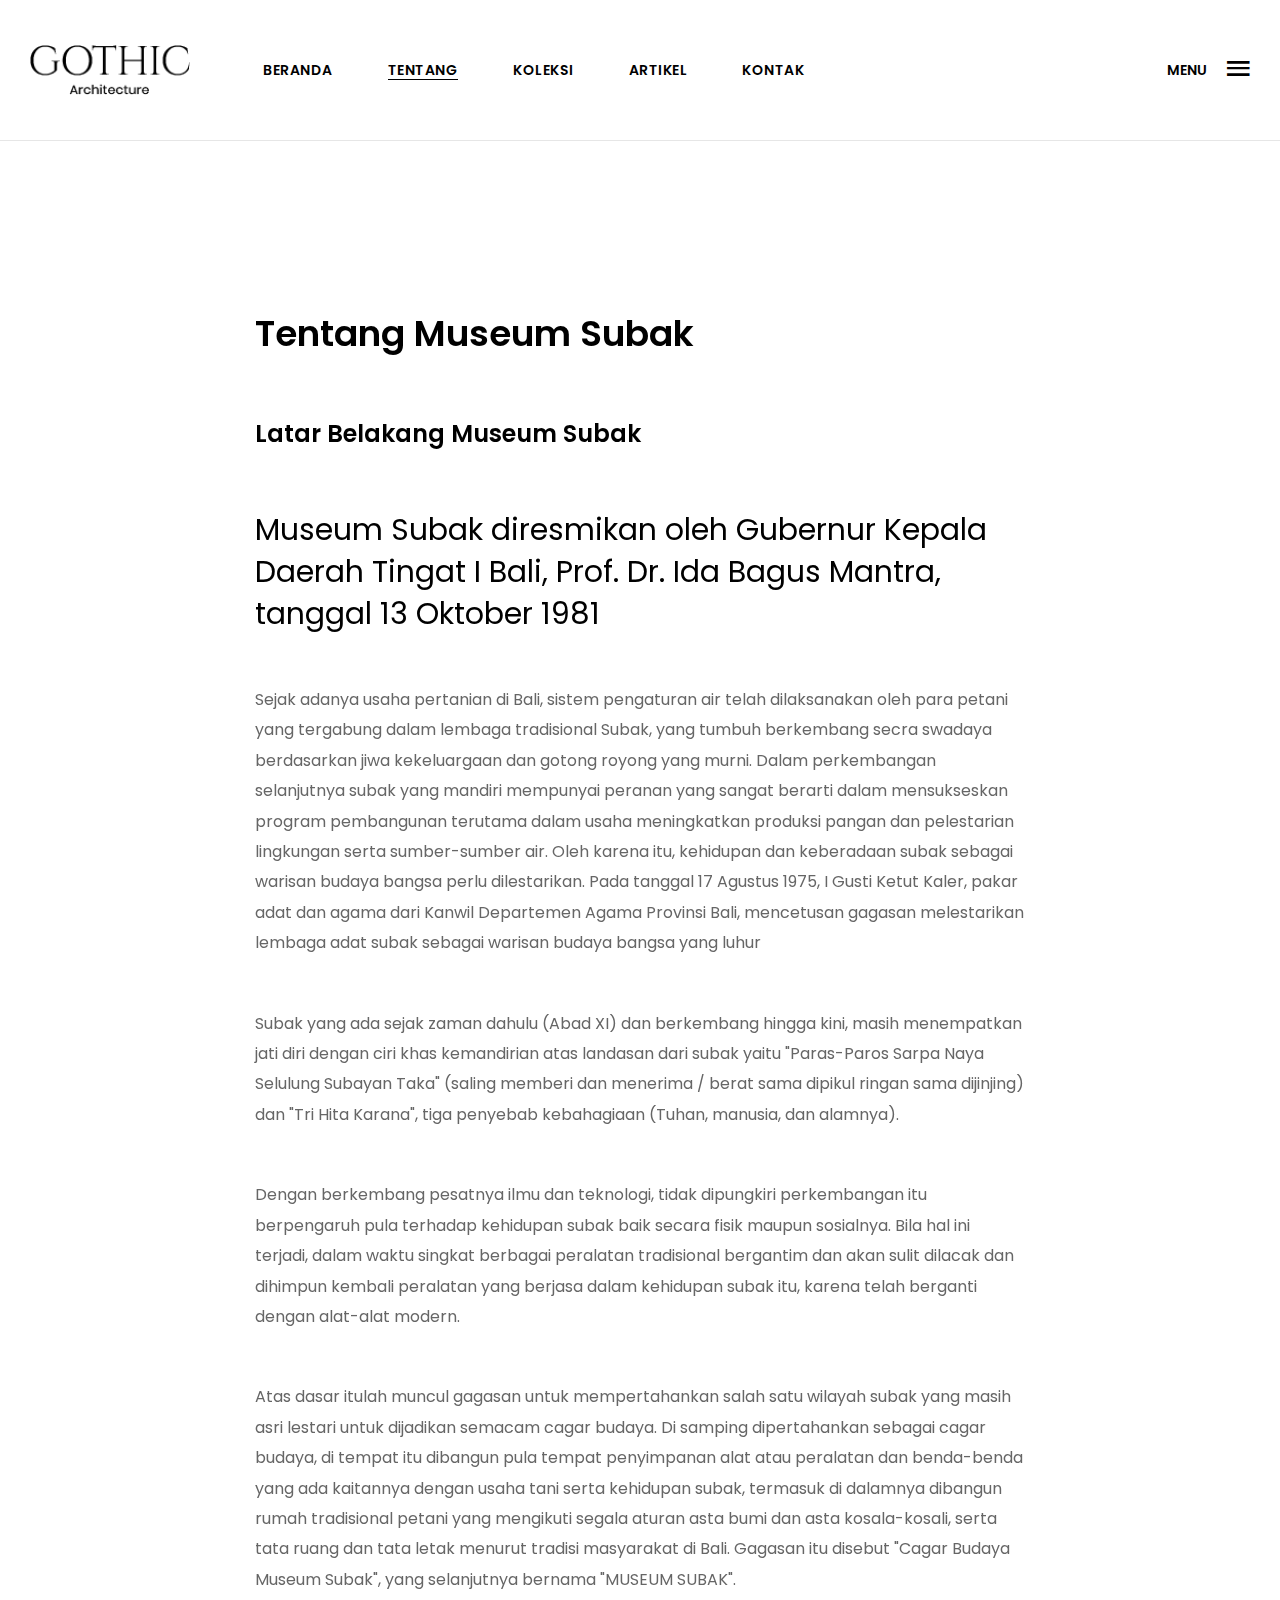
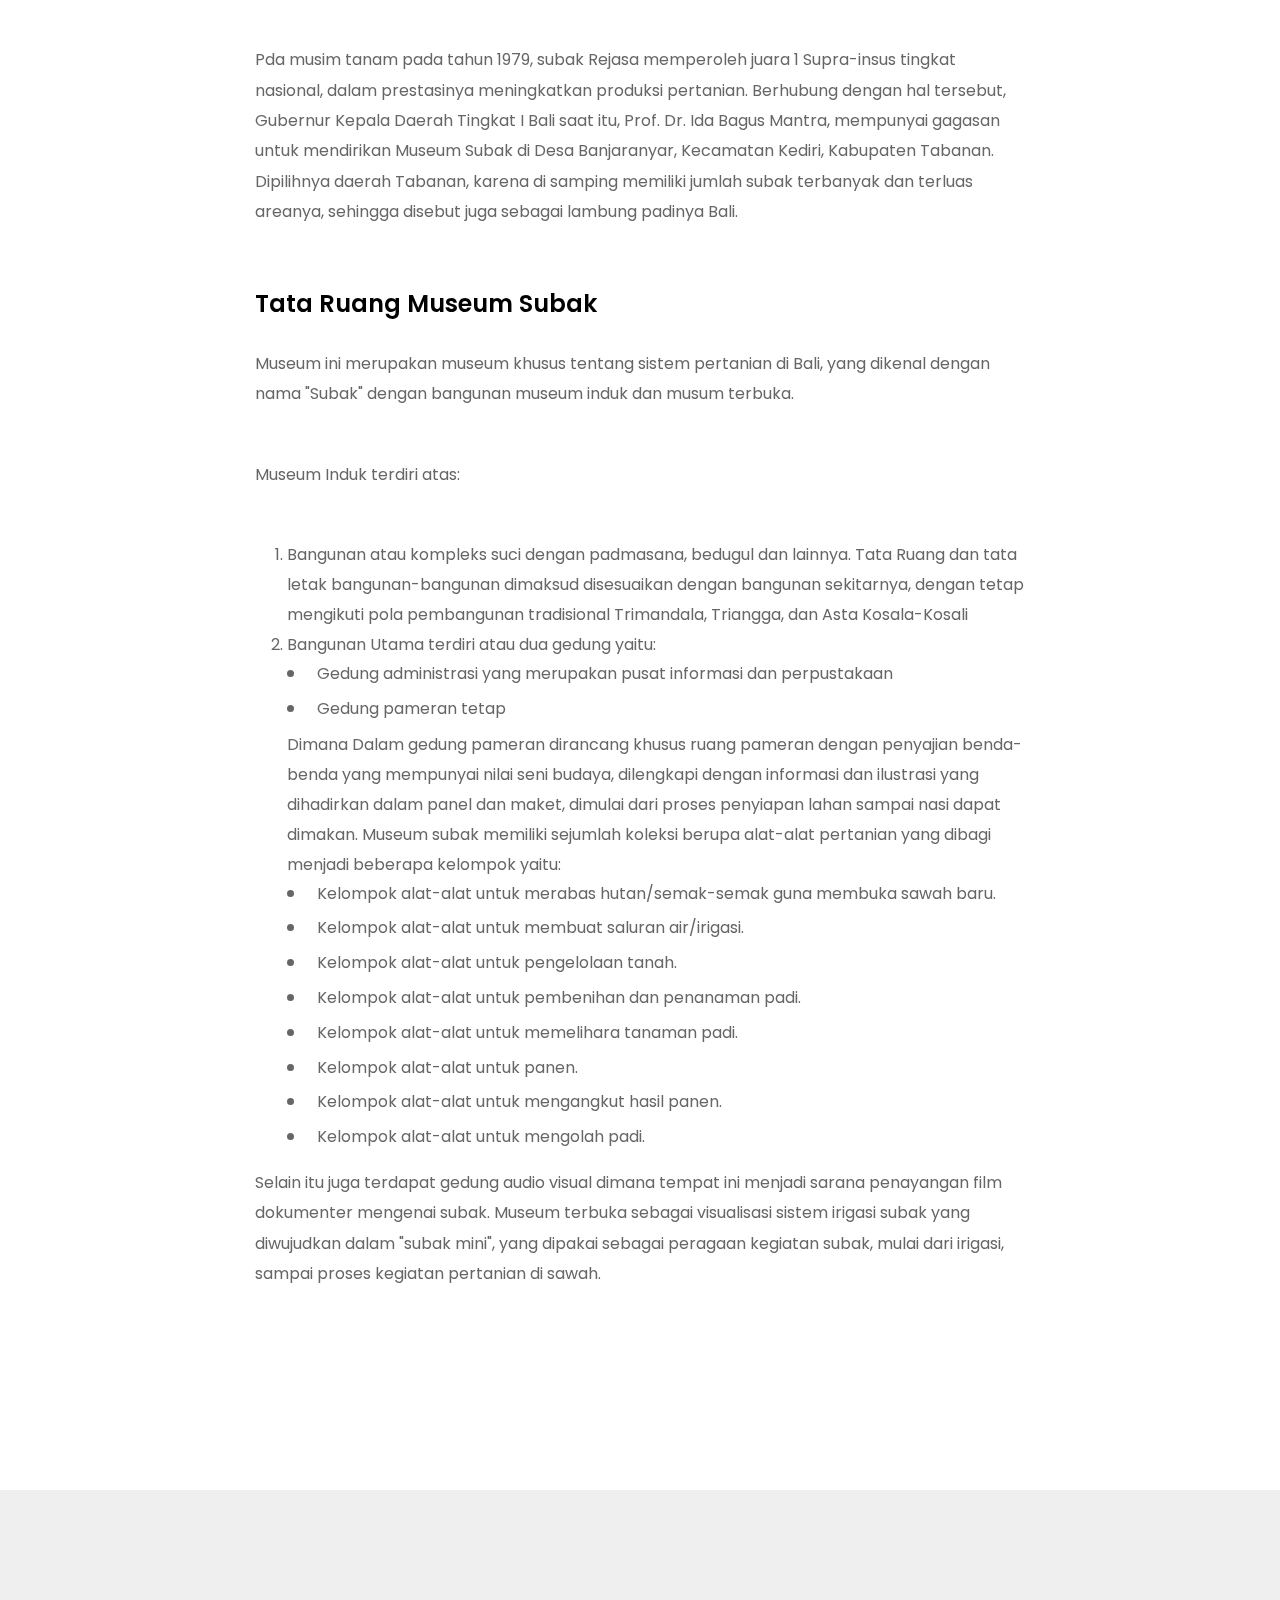
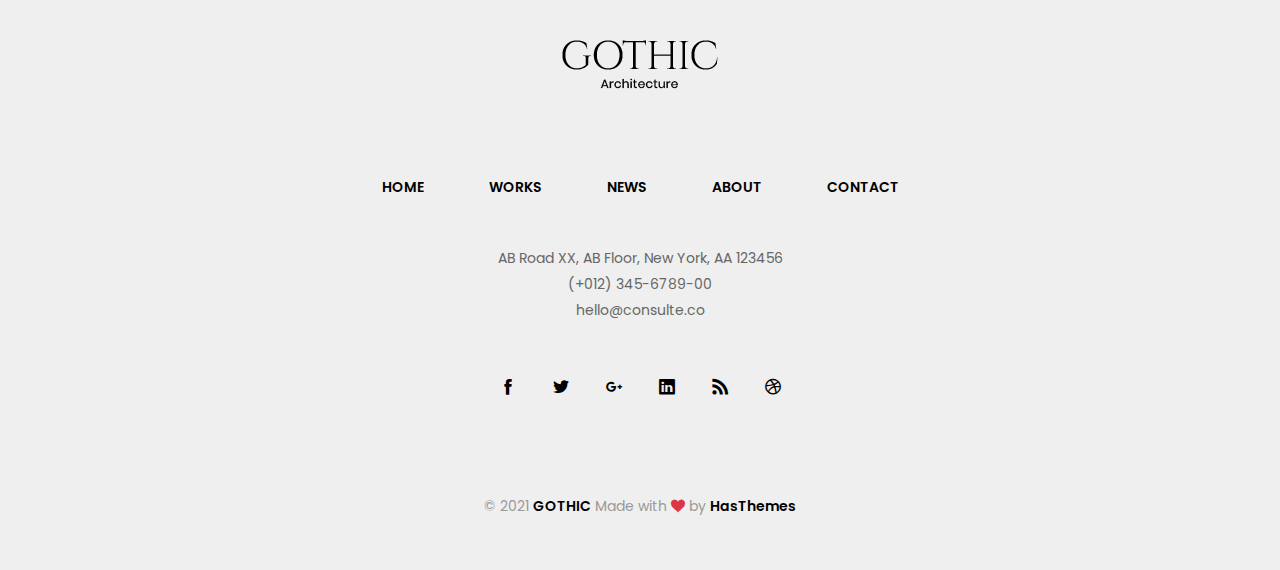
<file: about.html>
<!DOCTYPE html>
<html lang="en">


<!-- Mirrored from htmldemo.hasthemes.com/gothic/gothic/blog-details.html by HTTrack Website Copier/3.x [XR&CO'2014], Sun, 28 Mar 2021 15:02:26 GMT -->
<!-- Added by HTTrack --><meta http-equiv="content-type" content="text/html;charset=UTF-8" /><!-- /Added by HTTrack -->
<head>
    <meta charset="UTF-8" />
    <meta name="viewport" content="width=device-width, initial-scale=1.0" />
    <title>Gothic - Architecture Bootstrap 5 HTML Template</title>
    <!-- Favicons -->
    <link rel="shortcut icon" href="assets/images/favicon.ico">


    <!-- Vendor CSS (Icon Font) -->


    <link rel="stylesheet" href="assets/css/vendor/icofont.min.css">
    <link rel="stylesheet" href="assets/css/vendor/ionicons.min.css">


    <!-- Plugins CSS (All Plugins Files) -->


    <link rel="stylesheet" href="assets/css/plugins/swiper-bundle.min.css" />
    <link rel="stylesheet" href="assets/css/plugins/animate.min.css" />
    <link rel="stylesheet" href="assets/css/plugins/aos.min.css" />
    <link rel="stylesheet" href="assets/css/plugins/nice-select.min.css" />
    <link rel="stylesheet" href="assets/css/plugins/jquery-ui.min.css" />
    <link rel="stylesheet" href="assets/css/plugins/odometer.min.css" />
    <link rel="stylesheet" href="assets/css/plugins/fancybox.min.css" />


    <!-- Main Style CSS -->


    <link rel="stylesheet" href="assets/css/style.css" />



    <!-- Use the minified version files listed below for better performance and remove the files listed above -->



    <!-- 
    <link rel="stylesheet" href="assets/css/vendor.min.css">
    <link rel="stylesheet" href="assets/css/plugins.min.css">
    <link rel="stylesheet" href="assets/css/style.min.css">  
    -->
</head>

<body>
    <!-- Header Section Start -->
    <div class="header section-fluid border-bottom">

        <!-- Header Wrapper Start -->
        <div class="header-wrapper">
            <div class="header-sticky bg-white">
                <div class="container-fluid">
                    <div class="row align-items-center">

                        <div class="col-lg-2 col-md-3 col-6">
                            <!-- Header Logo Start -->
                            <div class="header-logo">
                                <a href="index.html">
                                    <img class="fit-image" src="assets/images/logo/logo-black.png" alt="Header Logo">
                                </a>
                            </div>
                            <!-- Header Logo End -->

                        </div>

                        <div class="col-lg-8 col-md-7 d-none d-md-block">

                            <!-- Main Menu Language Wrapper Start -->
                            <div class="main-menu-language-wrapper">

                                <!-- Main Menu Start -->
                                <nav class="main-menu">
                                    <ul>
                                        <li>
                                            <a href="index.html">Beranda</a>
                                        </li>
                                        <li>
                                            <a class="active" href="about.html">Tentang</a>
                                        </li>
                                        <li>
                                            <a href="project.html">Koleksi</a>
                                        </li>
                                        <li>
                                            <a href="blog.html">Artikel</a>
                                        </li>
                                        
                                        <li>
                                            <a href="contact.html">Kontak</a>
                                        </li>
                                    </ul>
                                </nav>
                                <!-- Main Menu End -->

                            </div>
                            <!-- Main Menu Language Wrapper End -->

                        </div>

                        <div class="col-lg-2 col-md-2 col-6">

                            <!-- Mobile Menu Hamburger Start -->
                            <div class="mobile-menu-hamburger">
                                <a href="javascript:void(0)">
                                    <span>Menu</span>
                                    <i class="icon ion-android-menu"></i>
                                </a>
                            </div>
                            <!-- Mobile Menu Hamburger End -->

                        </div>

                    </div>
                </div>
            </div>
        </div>
        <!-- Header Top End -->

        <!-- Mobile Menu Start -->
        <div class="mobile-menu-wrapper">
            <div class="offcanvas-overlay"></div>

            <!-- Mobile Menu Inner Start -->
            <div class="mobile-menu-inner">
                <!-- Mobile Menu Inner Top Start -->
                <div class="mobile-menu-inner-top">

                    <!-- Mobile Menu Logo Start  -->
                    <div class="logo-mobile">
                        <img src="assets/images/logo/logo-black.png" alt="Logo">
                    </div>
                    <!-- Mobile Menu Logo End -->

                    <!-- Button Close Start -->
                    <div class="offcanvas-btn-close">
                        <i class="icofont-close-line"></i>
                    </div>
                    <!-- Button Close End -->

                </div>
                <!-- Mobile Menu Inner Top End -->

                <!-- Mobile Menu Start -->
                <div class="mobile-navigation">
                    <nav>
                        <ul class="mobile-menu">
                            <li><a href="index.html">Beranda</a></li>
                            <li><a href="about.html">Tentang</a></li>
                            <li><a href="project.html">Koleksi</a></li>
                            <li><a href="blog.html">Artikel</a></li>
                            <li><a href="contact.html">Kontak</a></li>
                        </ul>
                    </nav>
                </div>
                <!-- Mobile Menu End -->
            </div>
            <!-- Mobile Menu Inner End -->
        </div>
        <!-- Mobile Menu End -->

    </div>
    <!-- Header Section End -->

    <!-- Blog Details Content Section Start -->
    <div class="section section-padding-top section-padding-bottom">
        <div class="container">
            <div class="row">
                <div class="col-xl-8 col-lg-10 col-12 me-auto ms-auto">

                    <!-- Blog Details cntent Start -->
                    <div class="blog-details-content" data-aos="fade-up" data-aos-delay="300">

                        <div class="inner-container">

                            <!-- Title Start -->
                            <h1 class="title"> Tentang Museum Subak</h1>
                            <!-- Title End -->

                            <!-- Sub Title Start -->
                            <h3 class="sub-title">Latar Belakang Museum Subak</h3>
                            <!-- Sub Title End -->
                            
                            <!-- Big Text Start -->
                            <div class="big-text">Museum Subak diresmikan oleh Gubernur Kepala Daerah Tingat I Bali, Prof. Dr. Ida Bagus Mantra, tanggal 13 Oktober 1981</div>
                            <!-- Big Text End -->

                            <p>Sejak adanya usaha pertanian di Bali, sistem pengaturan air telah dilaksanakan oleh para petani yang  tergabung dalam lembaga tradisional Subak, yang tumbuh berkembang secra swadaya berdasarkan jiwa kekeluargaan dan gotong royong yang murni. Dalam perkembangan selanjutnya subak yang mandiri mempunyai peranan yang sangat berarti dalam mensukseskan program pembangunan terutama dalam usaha meningkatkan produksi pangan dan pelestarian lingkungan serta sumber-sumber air. Oleh karena itu, kehidupan dan keberadaan subak sebagai warisan budaya bangsa perlu dilestarikan. Pada tanggal 17 Agustus 1975, I Gusti Ketut Kaler, pakar adat dan agama dari Kanwil Departemen Agama Provinsi Bali, mencetusan gagasan melestarikan lembaga adat subak sebagai warisan budaya bangsa yang luhur</p>

                            <p>Subak yang ada sejak zaman dahulu (Abad XI) dan berkembang hingga kini, masih menempatkan jati diri dengan ciri khas kemandirian atas landasan dari subak yaitu "Paras-Paros Sarpa Naya Selulung Subayan Taka" (saling memberi dan menerima / berat sama dipikul ringan sama dijinjing) dan "Tri Hita Karana", tiga penyebab kebahagiaan (Tuhan, manusia, dan alamnya). </p>

                            <p>Dengan berkembang pesatnya ilmu dan teknologi, tidak dipungkiri perkembangan itu berpengaruh pula terhadap kehidupan subak baik secara fisik maupun sosialnya. Bila hal ini terjadi, dalam waktu singkat berbagai peralatan tradisional bergantim dan akan sulit dilacak dan dihimpun kembali peralatan yang berjasa dalam kehidupan subak itu, karena telah berganti dengan alat-alat modern.</p>

                            <p>Atas dasar itulah muncul gagasan untuk mempertahankan salah satu wilayah subak yang masih asri lestari untuk dijadikan semacam cagar budaya. Di samping dipertahankan sebagai cagar budaya, di tempat itu dibangun pula tempat penyimpanan alat atau peralatan dan benda-benda yang ada kaitannya dengan usaha tani serta kehidupan subak, termasuk di dalamnya dibangun rumah tradisional petani yang mengikuti segala aturan asta bumi dan asta kosala-kosali, serta tata ruang dan tata letak menurut tradisi masyarakat di Bali. Gagasan itu disebut "Cagar Budaya Museum Subak", yang selanjutnya bernama "MUSEUM SUBAK". </p>

                            <p>Pda musim tanam pada tahun 1979, subak Rejasa memperoleh juara 1 Supra-insus tingkat nasional, dalam prestasinya meningkatkan produksi pertanian. Berhubung dengan hal tersebut, Gubernur Kepala Daerah Tingkat I Bali saat itu, Prof. Dr. Ida Bagus Mantra, mempunyai gagasan untuk mendirikan Museum Subak di Desa Banjaranyar, Kecamatan Kediri, Kabupaten Tabanan. Dipilihnya daerah Tabanan, karena di samping memiliki jumlah subak terbanyak dan terluas areanya, sehingga disebut juga sebagai lambung padinya Bali. </p>
                            

                            <!-- Sub Title Start -->
                            <h3 class="sub-title">Tata Ruang Museum Subak</h3>
                            <!-- Sub Title End -->

                            <p>Museum ini merupakan museum khusus tentang sistem pertanian di Bali, yang dikenal dengan nama "Subak" dengan bangunan museum induk dan musum terbuka. </p>

                            <p>Museum Induk terdiri atas:</p>
                            <ol>
                                <li>Bangunan atau kompleks suci dengan padmasana, bedugul dan lainnya. Tata Ruang dan tata letak bangunan-bangunan dimaksud disesuaikan dengan bangunan sekitarnya, dengan tetap mengikuti pola pembangunan tradisional Trimandala, Triangga, dan Asta Kosala-Kosali</li>
                                <li>
                                    Bangunan Utama terdiri atau dua gedung yaitu:
                                    <ul class="list-style-one">
                                        <li>Gedung administrasi yang merupakan pusat informasi dan perpustakaan</li>
                                        <li>Gedung pameran tetap</li>
                                    </ul>
                                    Dimana Dalam gedung pameran dirancang khusus ruang pameran dengan penyajian benda-benda yang mempunyai nilai seni budaya, dilengkapi dengan informasi dan ilustrasi yang dihadirkan dalam panel dan maket, dimulai dari proses penyiapan lahan sampai nasi dapat dimakan. Museum subak memiliki sejumlah koleksi berupa alat-alat pertanian yang dibagi menjadi beberapa kelompok yaitu:
                                    <ul class="list-style-one">
                                        <li>Kelompok alat-alat untuk merabas hutan/semak-semak guna membuka sawah baru.</li>
                                        <li>Kelompok alat-alat untuk membuat saluran air/irigasi.</li>
                                        <li>Kelompok alat-alat untuk pengelolaan tanah.</li>
                                        <li>Kelompok alat-alat untuk pembenihan dan penanaman padi.</li>
                                        <li>Kelompok alat-alat untuk memelihara tanaman padi.</li>
                                        <li>Kelompok alat-alat untuk panen.</li>
                                        <li>Kelompok alat-alat untuk mengangkut hasil panen.</li>
                                        <li>Kelompok alat-alat untuk mengolah padi.</li>
                                    </ul>
                                </li>
                            </ol>


                            <p>Selain itu juga terdapat gedung audio visual dimana tempat ini menjadi sarana penayangan film dokumenter mengenai subak. Museum terbuka sebagai visualisasi sistem irigasi subak yang diwujudkan dalam "subak mini", yang dipakai sebagai peragaan kegiatan subak, mulai dari irigasi, sampai proses kegiatan pertanian di sawah. </p>

                        </div>

                    </div>
                    <!-- Blog Details cntent End -->

                </div>
            </div>
        </div>
    </div>
    <!-- Blog Details Content Section End -->

    <!-- Main Footer -->
    <footer class="section section-padding-top bg-light overflow-hidden">
        <div class="container-fluid">
            <div class="row">
                <div class="col-12 text-center">
                    <!-- Footer Logo Start -->
                    <div class="footer-logo">
                        <a href="index.html"><img src="assets/images/logo/logo-black.png" alt="Logo Black" /></a>
                    </div>
                    <!-- Footer Logo End -->

                    <!-- Footer Nav Start -->
                    <ul class="footer-nav mb-n3">
                        <li class="mb-3"><a href="index.html">Home</a></li>
                        <li class="mb-3"><a href="project.html">Works</a></li>
                        <li class="mb-3"><a href="blog.html">News</a></li>
                        <li class="mb-3"><a href="about.html">About</a></li>
                        <li class="mb-3"><a href="contact.html">Contact</a></li>
                    </ul>
                    <!-- Footer Nav End -->

                    <!-- Contact Info Start -->
                    <div class="contact-info">AB Road XX, AB Floor, New York, AA 123456 <br> <a href="tel:+012-345-6789-00">(+012) 345-6789-00</a> <br> <a href="mailto:hello@consulte.co">hello@consulte.co</a></div>
                    <!-- Contact Info End -->

                    <!-- Footer Social Icons Start -->
                    <ul class="footer-social-icons social-media-link justify-content-center">
                        <li><a href="#" class="icofont-facebook"></a></li>
                        <li><a href="#" class="icofont-twitter"></a></li>
                        <li><a href="#" class="icofont-google-plus"></a></li>
                        <li><a href="#" class="icofont-linkedin"></a></li>
                        <li><a href="#" class="icofont-rss"></a></li>
                        <li><a href="#" class="icofont-dribbble"></a></li>
                    </ul>
                    <!-- Footer Social Icons End -->

                    <!-- Copyright Start -->
                    <div class="copyright">© 2021 <span>GOTHIC</span> Made with <i class="icofont-heart-alt text-danger" aria-hidden="true"></i> by <a href="https://hasthemes.com/">HasThemes</a></div>
                    <!-- Copyright End -->
                </div>
            </div>
        </div>
    </footer>
    <!-- End Main Footer -->

    <!-- Scroll Top Start -->
    <a href="#" class="scroll-top" id="scroll-top">
        <i class="arrow-top icofont-circled-up"></i>
        <i class="arrow-bottom icofont-circled-up"></i>
    </a>
    <!-- Scroll Top End -->

    <!-- Scripts -->
    <!-- Global Vendor, plugins JS -->

    <!-- Vendor JS -->
    <script src="assets/js/vendor/popper.min.js"></script>
    <script src="assets/js/vendor/bootstrap.min.js"></script>
    <script src="assets/js/vendor/jquery-3.5.1.min.js"></script>
    <script src="assets/js/vendor/jquery-migrate-3.3.0.min.js"></script>
    <script src="assets/js/vendor/modernizr-3.11.2.min.js"></script>


    <!-- Plugins JS -->
    <script src="assets/js/plugins/aos.min.js"></script>
    <script src="assets/js/plugins/countdown.min.js"></script>
    <script src="assets/js/plugins/jquery.ajaxchimp.min.js"></script>
    <script src="assets/js/plugins/jquery-ui.min.js"></script>
    <script src="assets/js/plugins/nice-select.min.js"></script>
    <script src="assets/js/plugins/swiper-bundle.min.js"></script>
    <script src="assets/js/plugins/odometer.min.js"></script>
    <script src="assets/js/plugins/isotope.min.js"></script>
    <script src="assets/js/plugins/jquery.fancybox.min.js"></script>

    <!-- Use the minified version files listed below for better performance and remove the files listed above -->


    <!-- 
<script src="assets/js/vendor.min.js"></script>
<script src="assets/js/plugins.min.js"></script> 
-->



    <!--Main JS-->
    <script src="assets/js/main.js"></script>
</body>


<!-- Mirrored from htmldemo.hasthemes.com/gothic/gothic/blog-details.html by HTTrack Website Copier/3.x [XR&CO'2014], Sun, 28 Mar 2021 15:02:27 GMT -->
</html>
</file>
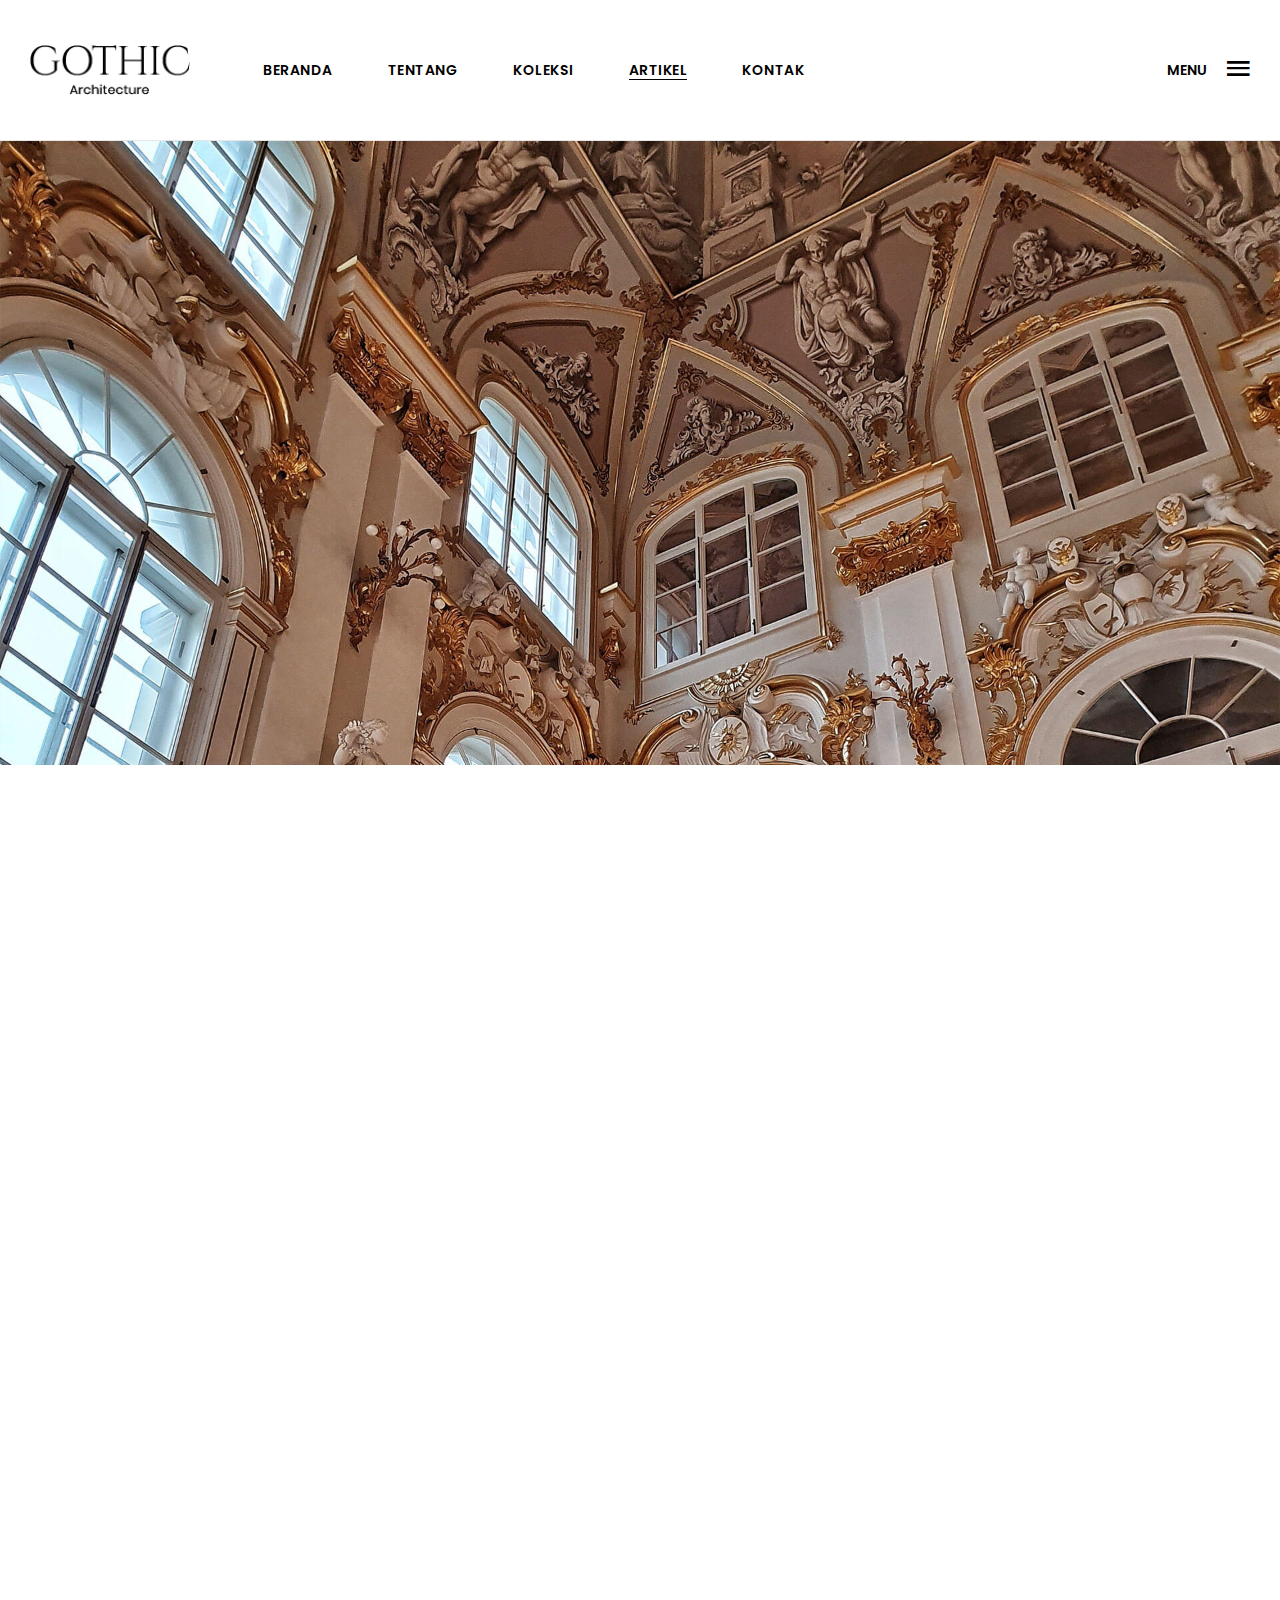
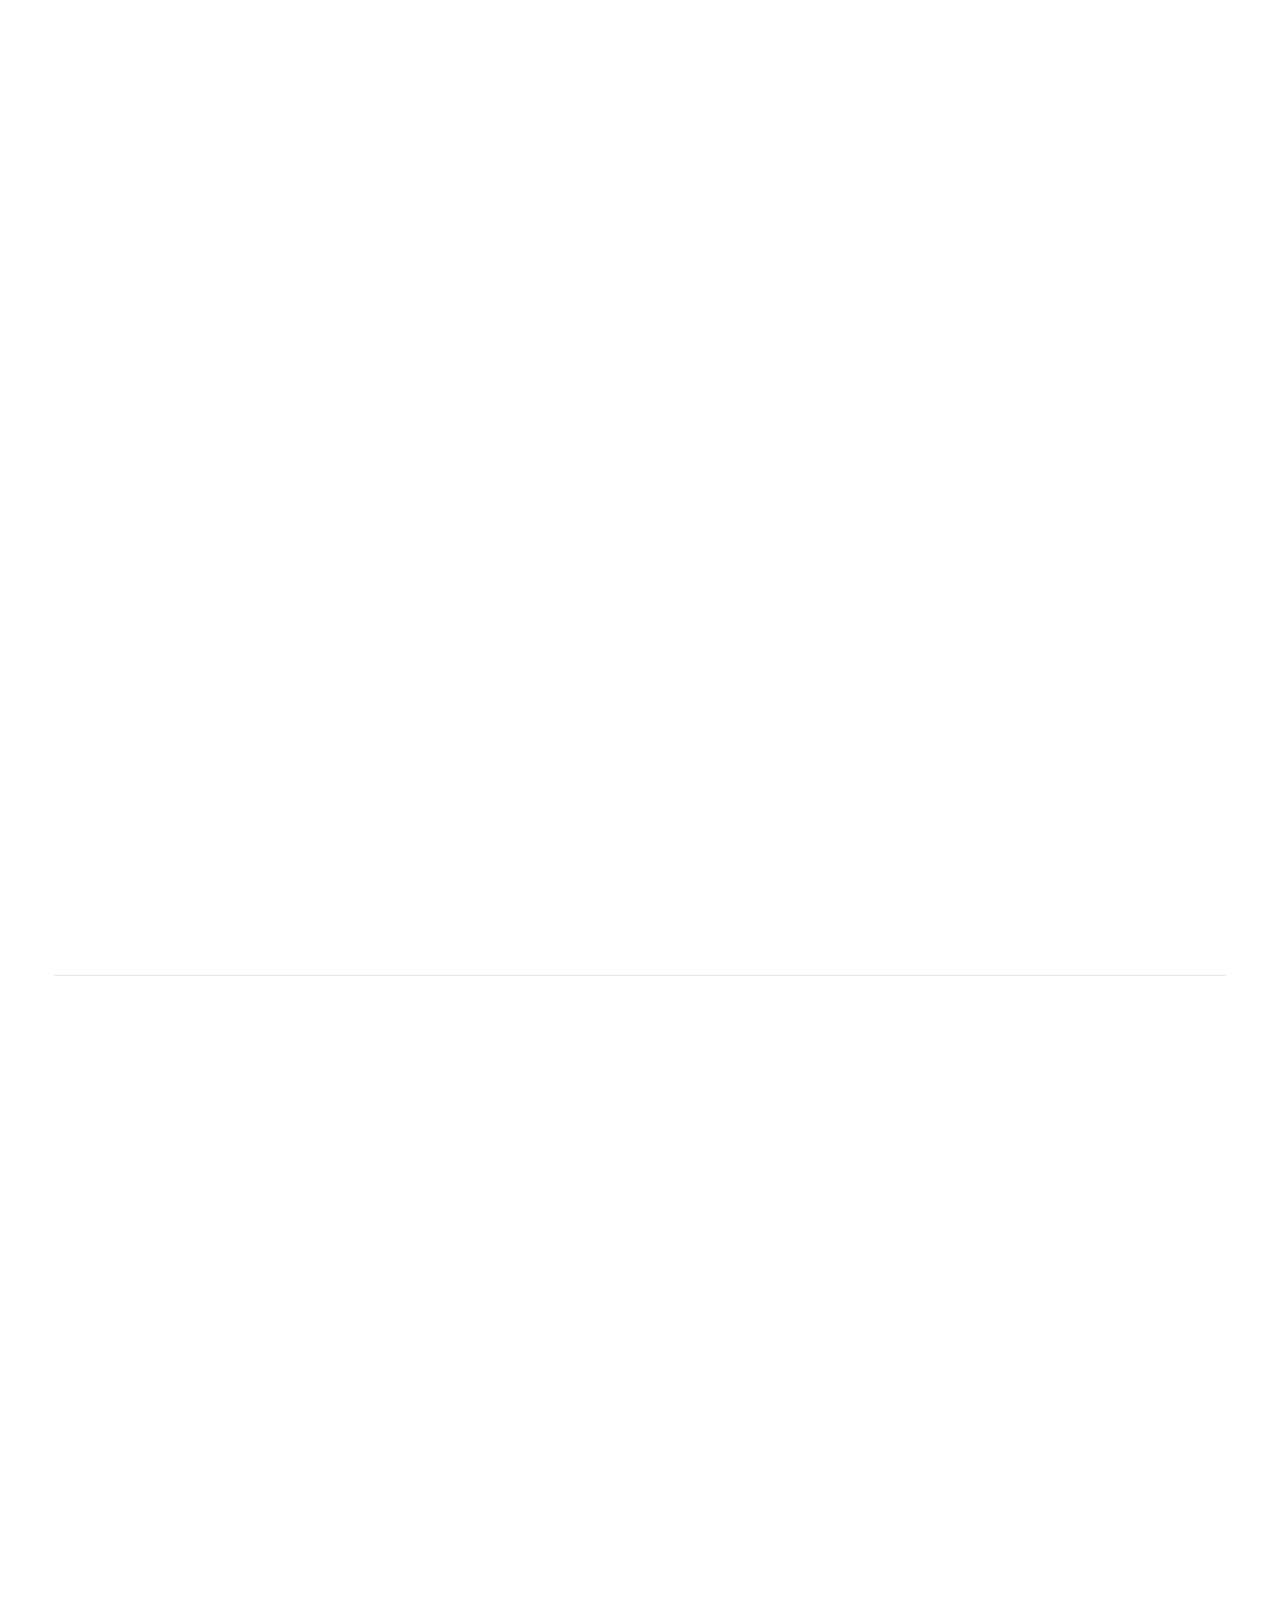
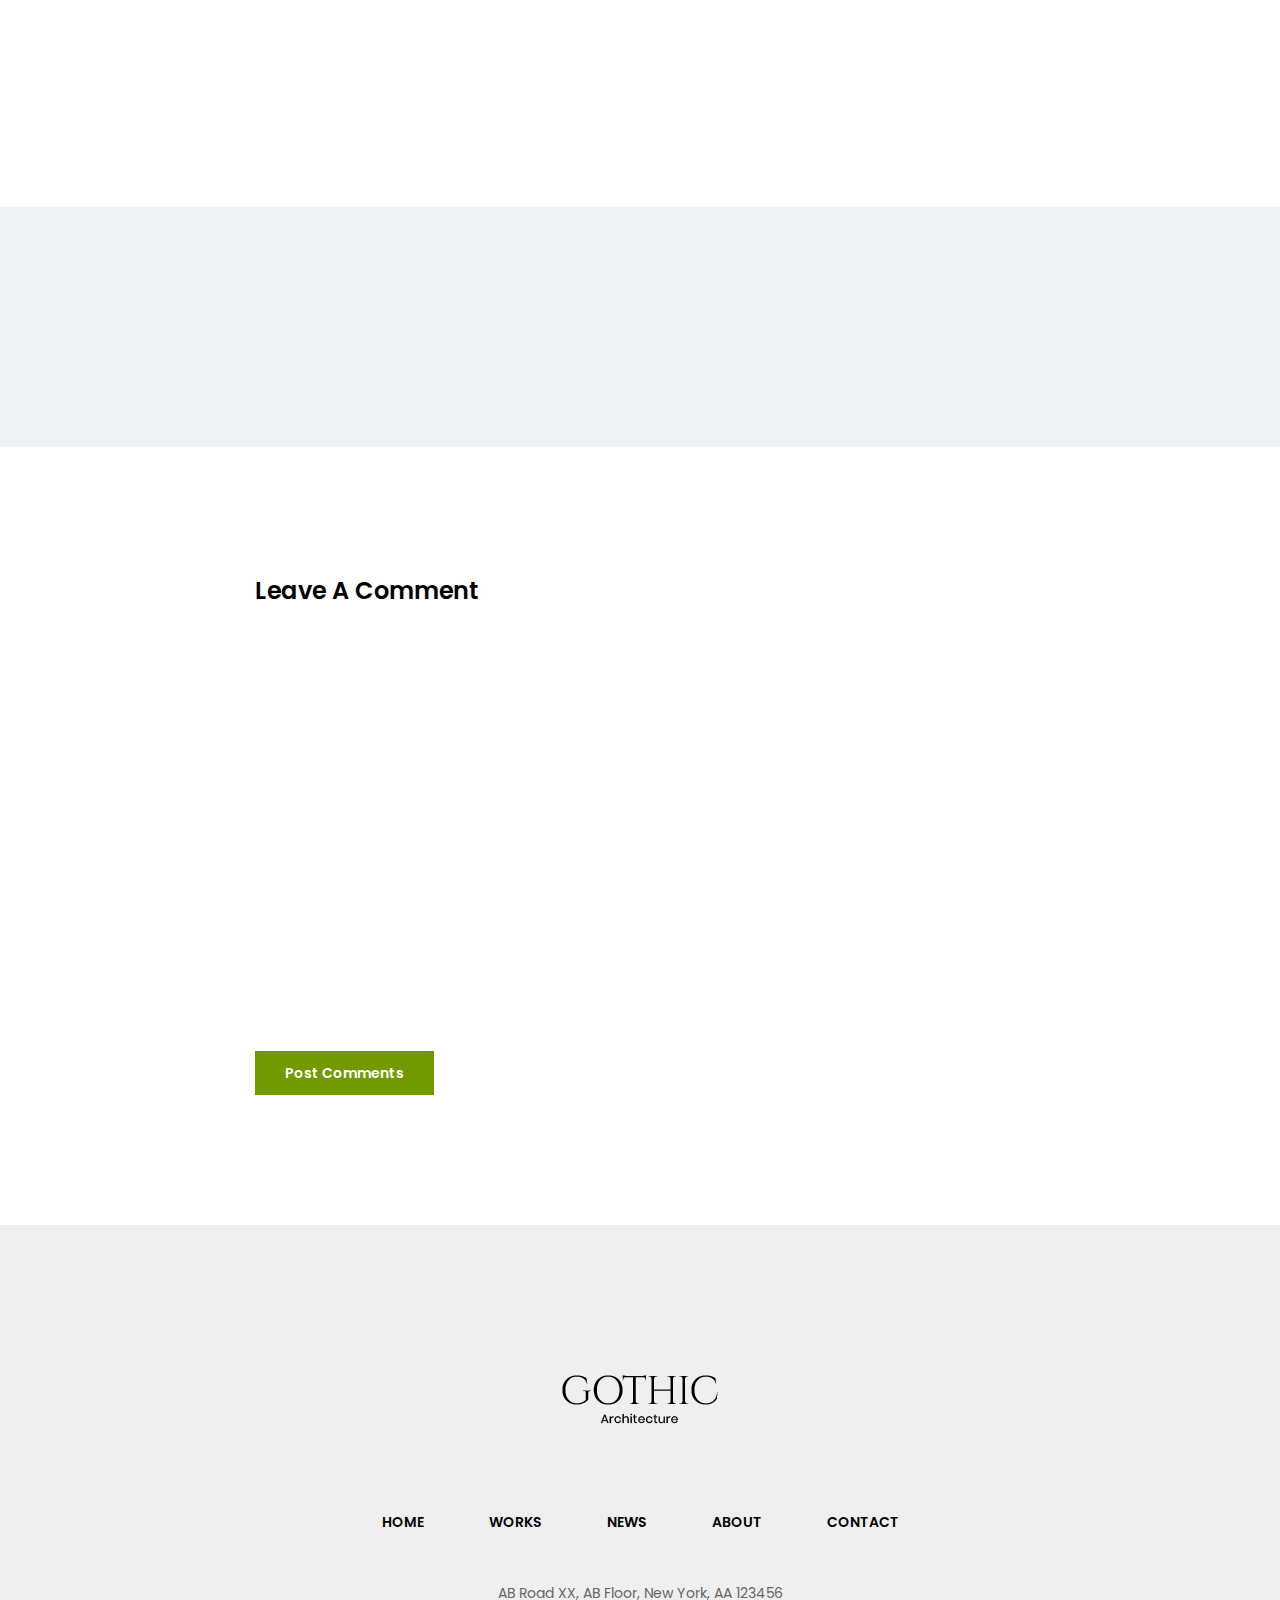
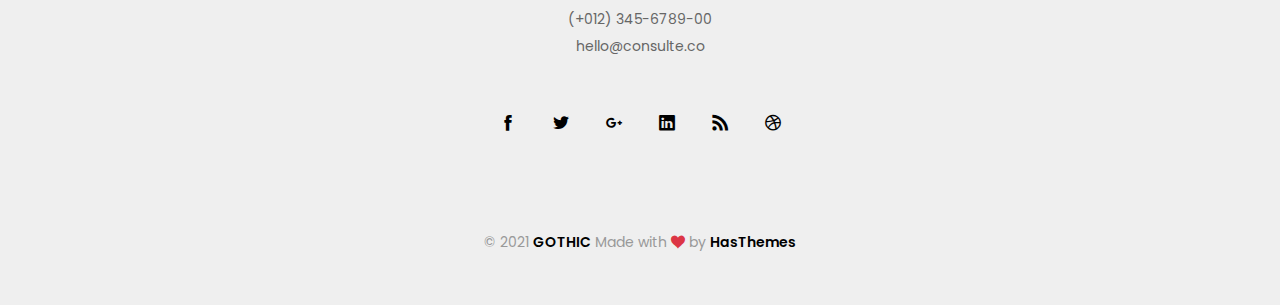
<file: blog-details.html>
<!DOCTYPE html>
<html lang="en">


<!-- Mirrored from htmldemo.hasthemes.com/gothic/gothic/blog-details.html by HTTrack Website Copier/3.x [XR&CO'2014], Sun, 28 Mar 2021 15:02:26 GMT -->
<!-- Added by HTTrack --><meta http-equiv="content-type" content="text/html;charset=UTF-8" /><!-- /Added by HTTrack -->
<head>
    <meta charset="UTF-8" />
    <meta name="viewport" content="width=device-width, initial-scale=1.0" />
    <title>Gothic - Architecture Bootstrap 5 HTML Template</title>
    <!-- Favicons -->
    <link rel="shortcut icon" href="assets/images/favicon.ico">


    <!-- Vendor CSS (Icon Font) -->


    <link rel="stylesheet" href="assets/css/vendor/icofont.min.css">
    <link rel="stylesheet" href="assets/css/vendor/ionicons.min.css">


    <!-- Plugins CSS (All Plugins Files) -->


    <link rel="stylesheet" href="assets/css/plugins/swiper-bundle.min.css" />
    <link rel="stylesheet" href="assets/css/plugins/animate.min.css" />
    <link rel="stylesheet" href="assets/css/plugins/aos.min.css" />
    <link rel="stylesheet" href="assets/css/plugins/nice-select.min.css" />
    <link rel="stylesheet" href="assets/css/plugins/jquery-ui.min.css" />
    <link rel="stylesheet" href="assets/css/plugins/odometer.min.css" />
    <link rel="stylesheet" href="assets/css/plugins/fancybox.min.css" />


    <!-- Main Style CSS -->


    <link rel="stylesheet" href="assets/css/style.css" />



    <!-- Use the minified version files listed below for better performance and remove the files listed above -->



    <!-- 
    <link rel="stylesheet" href="assets/css/vendor.min.css">
    <link rel="stylesheet" href="assets/css/plugins.min.css">
    <link rel="stylesheet" href="assets/css/style.min.css">  
    -->
</head>

<body>
    <!-- Header Section Start -->
    <div class="header section-fluid border-bottom">

        <!-- Header Wrapper Start -->
        <div class="header-wrapper">
            <div class="header-sticky bg-white">
                <div class="container-fluid">
                    <div class="row align-items-center">

                        <div class="col-lg-2 col-md-3 col-6">
                            <!-- Header Logo Start -->
                            <div class="header-logo">
                                <a href="index.html">
                                    <img class="fit-image" src="assets/images/logo/logo-black.png" alt="Header Logo">
                                </a>
                            </div>
                            <!-- Header Logo End -->

                        </div>

                        <div class="col-lg-8 col-md-7 d-none d-md-block">

                            <!-- Main Menu Language Wrapper Start -->
                            <div class="main-menu-language-wrapper">

                                <!-- Main Menu Start -->
                                <nav class="main-menu">
                                    <ul>
                                        <li>
                                            <a href="index.html">Beranda</a>
                                        </li>
                                        <li>
                                            <a href="about.html">Tentang</a>
                                        </li>
                                        <li>
                                            <a href="project.html">Koleksi</a>
                                        </li>
                                        <li>
                                            <a class="active" href="blog.html">Artikel</a>
                                        </li>
                                        
                                        <li>
                                            <a href="contact.html">Kontak</a>
                                        </li>
                                    </ul>
                                </nav>
                                <!-- Main Menu End -->

                            </div>
                            <!-- Main Menu Language Wrapper End -->

                        </div>

                        <div class="col-lg-2 col-md-2 col-6">

                            <!-- Mobile Menu Hamburger Start -->
                            <div class="mobile-menu-hamburger">
                                <a href="javascript:void(0)">
                                    <span>Menu</span>
                                    <i class="icon ion-android-menu"></i>
                                </a>
                            </div>
                            <!-- Mobile Menu Hamburger End -->

                        </div>

                    </div>
                </div>
            </div>
        </div>
        <!-- Header Top End -->

        <!-- Mobile Menu Start -->
        <div class="mobile-menu-wrapper">
            <div class="offcanvas-overlay"></div>

            <!-- Mobile Menu Inner Start -->
            <div class="mobile-menu-inner">
                <!-- Mobile Menu Inner Top Start -->
                <div class="mobile-menu-inner-top">

                    <!-- Mobile Menu Logo Start  -->
                    <div class="logo-mobile">
                        <img src="assets/images/logo/logo-black.png" alt="Logo">
                    </div>
                    <!-- Mobile Menu Logo End -->

                    <!-- Button Close Start -->
                    <div class="offcanvas-btn-close">
                        <i class="icofont-close-line"></i>
                    </div>
                    <!-- Button Close End -->

                </div>
                <!-- Mobile Menu Inner Top End -->

                <!-- Mobile Menu Start -->
                <div class="mobile-navigation">
                    <nav>
                        <ul class="mobile-menu">
                            <li><a href="index.html">Beranda</a></li>
                            <li><a href="about.html">Tentang</a></li>
                            <li><a href="project.html">Koleksi</a></li>
                            <li><a href="blog.html">Artikel</a></li>
                            <li><a href="contact.html">Kontak</a></li>
                        </ul>
                    </nav>
                </div>
                <!-- Mobile Menu End -->
            </div>
            <!-- Mobile Menu Inner End -->
        </div>
        <!-- Mobile Menu End -->

    </div>
    <!-- Header Section End -->

    <!-- Project Banner Section Start -->
    <div class="section">
        <div class="project-banner-section">
            <div class="image">
                <img class="fit-image" src="assets/images/news/blog/large-blog.jpg" alt="Project">
            </div>
        </div>
    </div>
    <!-- Project Banner Section End -->

    <!-- Blog Details Content Section Start -->
    <div class="section section-padding-top">
        <div class="container">
            <div class="row">
                <div class="col-xl-8 col-lg-10 col-12 me-auto ms-auto">

                    <!-- Blog Details cntent Start -->
                    <div class="blog-details-content" data-aos="fade-up" data-aos-delay="300">

                        <div class="inner-container">

                            <!-- Page Breadcrumbs Start -->
                            <ul class="page-breadcrumb">
                                <li><a href="index.html">Home</a></li>
                                <li><a href="projects.html">Works</a></li>
                                <li>Nordic Interior STyle</li>
                            </ul>
                            <!-- Page Breadcrumbs End -->

                            <!-- Title Start -->
                            <h1 class="title">Nordic Interior Style</h1>
                            <!-- Title End -->

                            <!-- Info List Start -->
                            <ul class="info-list">
                                <li>Dec 23, 2021</li>
                                <li>news</li>
                            </ul>
                            <!-- Info List End -->

                            <!-- Big Text Start -->
                            <div class="big-text">To mark the first UK show of artist <br> Henri Barande, graphic designer Alex Maxell and German studio Schultzschultz have created <br> The Lodge Wooden</div>
                            <!-- Big Text End -->

                            <p>This response is important for our ability to learn from mistakes, but it also <br> gives rise to self-criticism, because it is part of the threat-protection system. In other words, what keeps us safe can go too far, and keep us too safe. In fact <br> it can trigger self-censoring.</p>

                            <!-- List Style One Start -->
                            <ul class="list-style-one">
                                <li>Welsh novelist Sarah Waters sums it up eloquently</li>
                                <li>In their classic book, Creativity in Business, based on a popular course they co-taught</li>
                                <li>Novelist and screenwriter Steven Pressfield</li>
                                <li>A possible off-the-wall idea or solution appears like a blip and disappears without us</li>
                            </ul>
                            <!-- List Style One End -->

                            <!-- Sub Title Start -->
                            <h3 class="sub-title">Defaulting to Mindfulness</h3>
                            <!-- Sub Title End -->

                            <p>Everything along the way, to and from, fascinated her: every pebble, ant, stick, leaf, blade of grass, and crack in the sidewalk was something to be picked up, looked at, tasted, smelled, and shaken. Everything was interesting to her. She knew nothing. <br>I knew everything…been there, done that. She was in the moment, I was in the past. She was mindful. I was mindless.</p>

                            <!-- BlockQuote -->
                            <blockquote class="blockquote">
                                <p>Our greatest weakness lies in giving up. The most certain way to succeed is always to try just one more time.</p>
                                <footer class="blockquote-footer">
                                    <h2 class="title-name">John Doe</h2>
                                    <h4 class="title-desig">Project Director</h4>
                                </footer>
                            </blockquote>
                            <!-- End BlockQuote -->

                            <p>Both of these assumptions, of course, could be entirely false. Self-censoring is firmly rooted in our experiences with mistakes in the past and not the present. The brain messages arising from those experiences can be deceptive. </p>

                            <!-- Post Share Options Start -->
                            <div class="post-share-options">
                                <div class="post-share-inner">
                                    <div class="post-title">Tags:</div>
                                    <ul class="tags">
                                        <li><a href="#">Construction,</a></li>
                                        <li><a href="#">Building,</a></li>
                                        <li><a href="#">Structure,</a></li>
                                    </ul><br>
                                    <ul class="social-box">
                                        <li class="facebook"><a href="#"><span class="ion-social-facebook"></span></a></li>
                                        <li class="twitter"><a href="#"><span class="ion-social-twitter"></span></a></li>
                                        <li class="linkedin"><a href="#"><span class="ion-social-google"></span></a></li>
                                        <li class="rss"><a href="#"><span class="ion-social-rss"></span></a></li>
                                    </ul>
                                </div>
                            </div>
                            <!-- Post Share Options End -->

                        </div>

                    </div>
                    <!-- Blog Details cntent End -->

                </div>
            </div>
        </div>
    </div>
    <!-- Blog Details Content Section End -->

    <!-- News Blog Section Start -->
    <div class="section section-padding-bottom">
        <div class="container">
            <div class="blog-related-news">
                <div class="row">
                    <div class="col-xl-8 col-lg-10 col-12 me-auto ms-auto" data-aos="fade-up" data-aos-delay="300">
                        <div class="section-title">
                            <h4 class="title text-capitalize">Related Posts</h4>
                        </div>
                    </div>
                </div>

                <div class="row mb-n10">

                    <!-- News Block Start -->
                    <div class="col-lg-4 col-md-6 col-sm-12 mb-10" data-aos="fade-up" data-aos-delay="300">
                        <div class="news-block">
                            <div class="image">
                                <a href="blog-details.html"><img class="fit-image" src="assets/images/news/1.jpg" alt="News Image"></a>
                            </div>
                            <div class="lower-content">
                                <ul class="info-list">
                                    <li>Jan 28, 2021</li>
                                    <li>news</li>
                                </ul>
                                <h4 class="title"><a href="blog-details.html">The Way Of Building</a></h4>
                            </div>
                        </div>
                    </div>
                    <!-- News Block End -->

                    <!-- News Block Start -->
                    <div class="col-lg-4 col-md-6 col-sm-12 mb-10" data-aos="fade-up" data-aos-delay="500">
                        <div class="news-block">
                            <div class="image">
                                <a href="blog-details.html"><img class="fit-image" src="assets/images/news/2.jpg" alt="News Image"></a>
                            </div>
                            <div class="lower-content">
                                <ul class="info-list">
                                    <li>Mar 08, 2021</li>
                                    <li>inspiration</li>
                                </ul>
                                <h4 class="title"><a href="blog-details.html">The Arch In Modern Architecture, Art & Aesthetic More</a></h4>
                            </div>
                        </div>
                    </div>
                    <!-- News Block End -->

                    <!-- News Block Start -->
                    <div class="col-lg-4 col-md-6 col-sm-12 mb-10" data-aos="fade-up" data-aos-delay="700">
                        <div class="news-block">
                            <div class="image">
                                <a href="blog-details.html"><img class="fit-image" src="assets/images/news/3.jpg" alt="News Image"></a>
                            </div>
                            <div class="lower-content">
                                <ul class="info-list">
                                    <li>Apr 18, 2021</li>
                                    <li>tips &amp; tricks</li>
                                </ul>
                                <h4 class="title"><a href="blog-details.html">Spiral Stair, New Interior Design Trends 2020</a></h4>
                            </div>
                        </div>
                    </div>
                    <!-- News Block End -->

                </div>
            </div>
        </div>
    </div>
    <!-- News Blog Section End -->

    <!-- Old New Post Section Start -->
    <div class="section old-new-post-section overflow-hidden">
        <div class="container">
            <div class="row">
                <div class="col-12">
                    <div class="old-new-post-content  mb-n6">
                        <a class="old-post mb-6" href="#" data-aos="fade-right" data-aos-delay="300">Older<span>The Way Of Building</span></a>
                        <a class="new-post mb-6" href="#" data-aos="fade-left" data-aos-delay="300">Newer<span>Spiral Stair, New Interior Design Trends 2021</span></a>
                    </div>
                </div>
            </div>
        </div>
    </div>
    <!-- Old New Post Section End -->

    <!-- Blog Comment Section -->
    <div class="section blog-comment-section overflow-hidden">
        <div class="container">
            <div class="row inner-container">

                <!-- Comment Form -->
                <div class="col-xl-8 col-lg-10 col-12 me-auto ms-auto comment-form">
                    <div class="group-title">
                        <h4 class="title">Leave A Comment</h4>
                    </div>

                    <!--Comment Form-->
                    <form method="post" action="https://htmldemo.hasthemes.com/gothic/gothic/blog.html">
                        <div class="row clearfix mb-n6">

                            <div class="col-lg-6 col-md-6 col-sm-12 form-group" data-aos="fade-right" data-aos-delay="300">
                                <input type="text" name="username" placeholder="Name *" required="">
                            </div>

                            <div class="col-lg-6 col-md-6 col-sm-12 form-group" data-aos="fade-left" data-aos-delay="300">
                                <input type="email" name="email" placeholder="Email *" required="">
                            </div>

                            <div class="col-lg-12 col-md-12 col-sm-12 form-group" data-aos="fade-up" data-aos-delay="300">
                                <input type="text" name="subject" placeholder="Subject (Optinal)" required="">
                            </div>

                            <div class="col-lg-12 col-md-12 col-sm-12 form-group" data-aos="fade-up" data-aos-delay="300">
                                <textarea class="darma" name="message" placeholder="Message"></textarea>
                            </div>

                            <div class="col-lg-12 col-md-12 col-sm-12 form-group">
                                <button class="btn btn-primary btn-hover-dark" type="submit" name="submit-form"><span class="txt">Post Comments</span></button>
                            </div>

                        </div>
                    </form>

                </div>

            </div>
        </div>
    </div>
    <!-- End Blog Comment Section -->

    <!-- Main Footer -->
    <footer class="section section-padding-top bg-light overflow-hidden">
        <div class="container-fluid">
            <div class="row">
                <div class="col-12 text-center">
                    <!-- Footer Logo Start -->
                    <div class="footer-logo">
                        <a href="index.html"><img src="assets/images/logo/logo-black.png" alt="Logo Black" /></a>
                    </div>
                    <!-- Footer Logo End -->

                    <!-- Footer Nav Start -->
                    <ul class="footer-nav mb-n3">
                        <li class="mb-3"><a href="index.html">Home</a></li>
                        <li class="mb-3"><a href="project.html">Works</a></li>
                        <li class="mb-3"><a href="blog.html">News</a></li>
                        <li class="mb-3"><a href="about.html">About</a></li>
                        <li class="mb-3"><a href="contact.html">Contact</a></li>
                    </ul>
                    <!-- Footer Nav End -->

                    <!-- Contact Info Start -->
                    <div class="contact-info">AB Road XX, AB Floor, New York, AA 123456 <br> <a href="tel:+012-345-6789-00">(+012) 345-6789-00</a> <br> <a href="mailto:hello@consulte.co">hello@consulte.co</a></div>
                    <!-- Contact Info End -->

                    <!-- Footer Social Icons Start -->
                    <ul class="footer-social-icons social-media-link justify-content-center">
                        <li><a href="#" class="icofont-facebook"></a></li>
                        <li><a href="#" class="icofont-twitter"></a></li>
                        <li><a href="#" class="icofont-google-plus"></a></li>
                        <li><a href="#" class="icofont-linkedin"></a></li>
                        <li><a href="#" class="icofont-rss"></a></li>
                        <li><a href="#" class="icofont-dribbble"></a></li>
                    </ul>
                    <!-- Footer Social Icons End -->

                    <!-- Copyright Start -->
                    <div class="copyright">© 2021 <span>GOTHIC</span> Made with <i class="icofont-heart-alt text-danger" aria-hidden="true"></i> by <a href="https://hasthemes.com/">HasThemes</a></div>
                    <!-- Copyright End -->
                </div>
            </div>
        </div>
    </footer>
    <!-- End Main Footer -->

    <!-- Scroll Top Start -->
    <a href="#" class="scroll-top" id="scroll-top">
        <i class="arrow-top icofont-circled-up"></i>
        <i class="arrow-bottom icofont-circled-up"></i>
    </a>
    <!-- Scroll Top End -->

    <!-- Scripts -->
    <!-- Global Vendor, plugins JS -->

    <!-- Vendor JS -->
    <script src="assets/js/vendor/popper.min.js"></script>
    <script src="assets/js/vendor/bootstrap.min.js"></script>
    <script src="assets/js/vendor/jquery-3.5.1.min.js"></script>
    <script src="assets/js/vendor/jquery-migrate-3.3.0.min.js"></script>
    <script src="assets/js/vendor/modernizr-3.11.2.min.js"></script>


    <!-- Plugins JS -->
    <script src="assets/js/plugins/aos.min.js"></script>
    <script src="assets/js/plugins/countdown.min.js"></script>
    <script src="assets/js/plugins/jquery.ajaxchimp.min.js"></script>
    <script src="assets/js/plugins/jquery-ui.min.js"></script>
    <script src="assets/js/plugins/nice-select.min.js"></script>
    <script src="assets/js/plugins/swiper-bundle.min.js"></script>
    <script src="assets/js/plugins/odometer.min.js"></script>
    <script src="assets/js/plugins/isotope.min.js"></script>
    <script src="assets/js/plugins/jquery.fancybox.min.js"></script>

    <!-- Use the minified version files listed below for better performance and remove the files listed above -->


    <!-- 
<script src="assets/js/vendor.min.js"></script>
<script src="assets/js/plugins.min.js"></script> 
-->



    <!--Main JS-->
    <script src="assets/js/main.js"></script>
</body>


<!-- Mirrored from htmldemo.hasthemes.com/gothic/gothic/blog-details.html by HTTrack Website Copier/3.x [XR&CO'2014], Sun, 28 Mar 2021 15:02:27 GMT -->
</html>
</file>
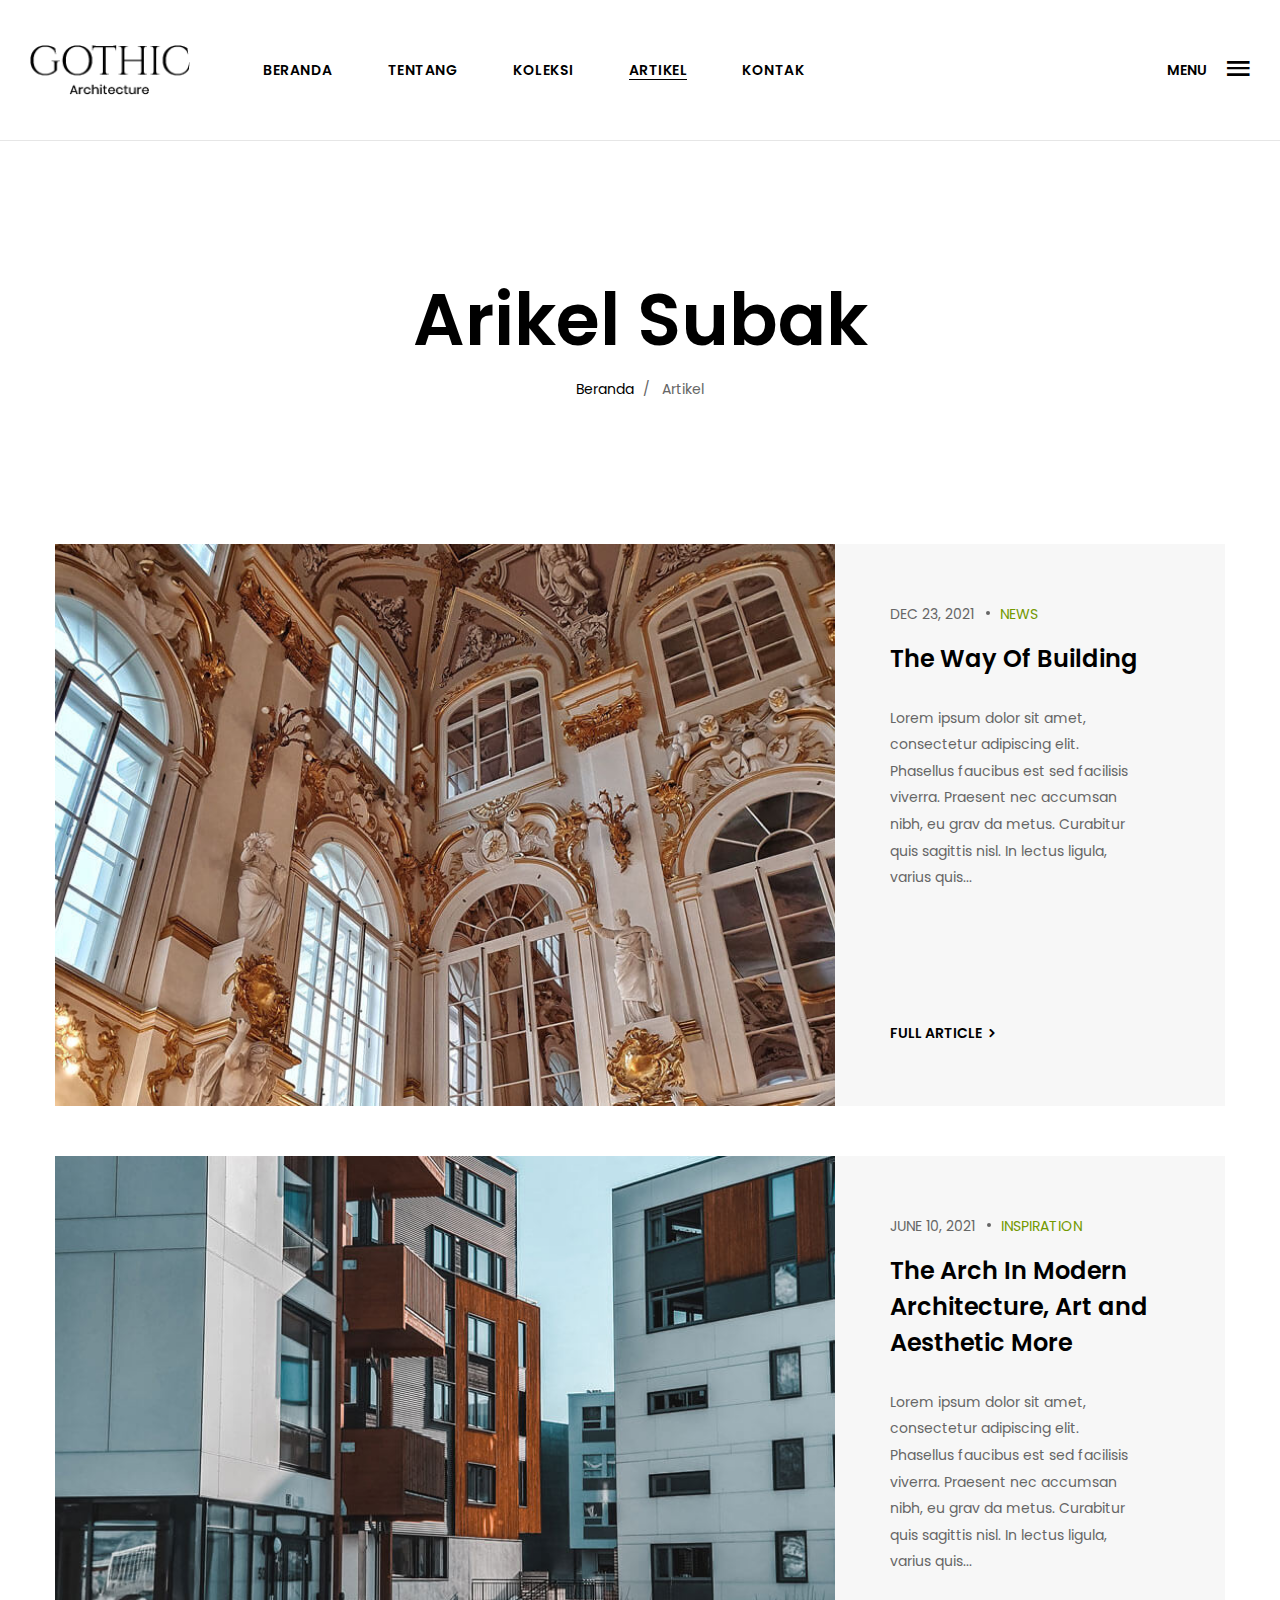
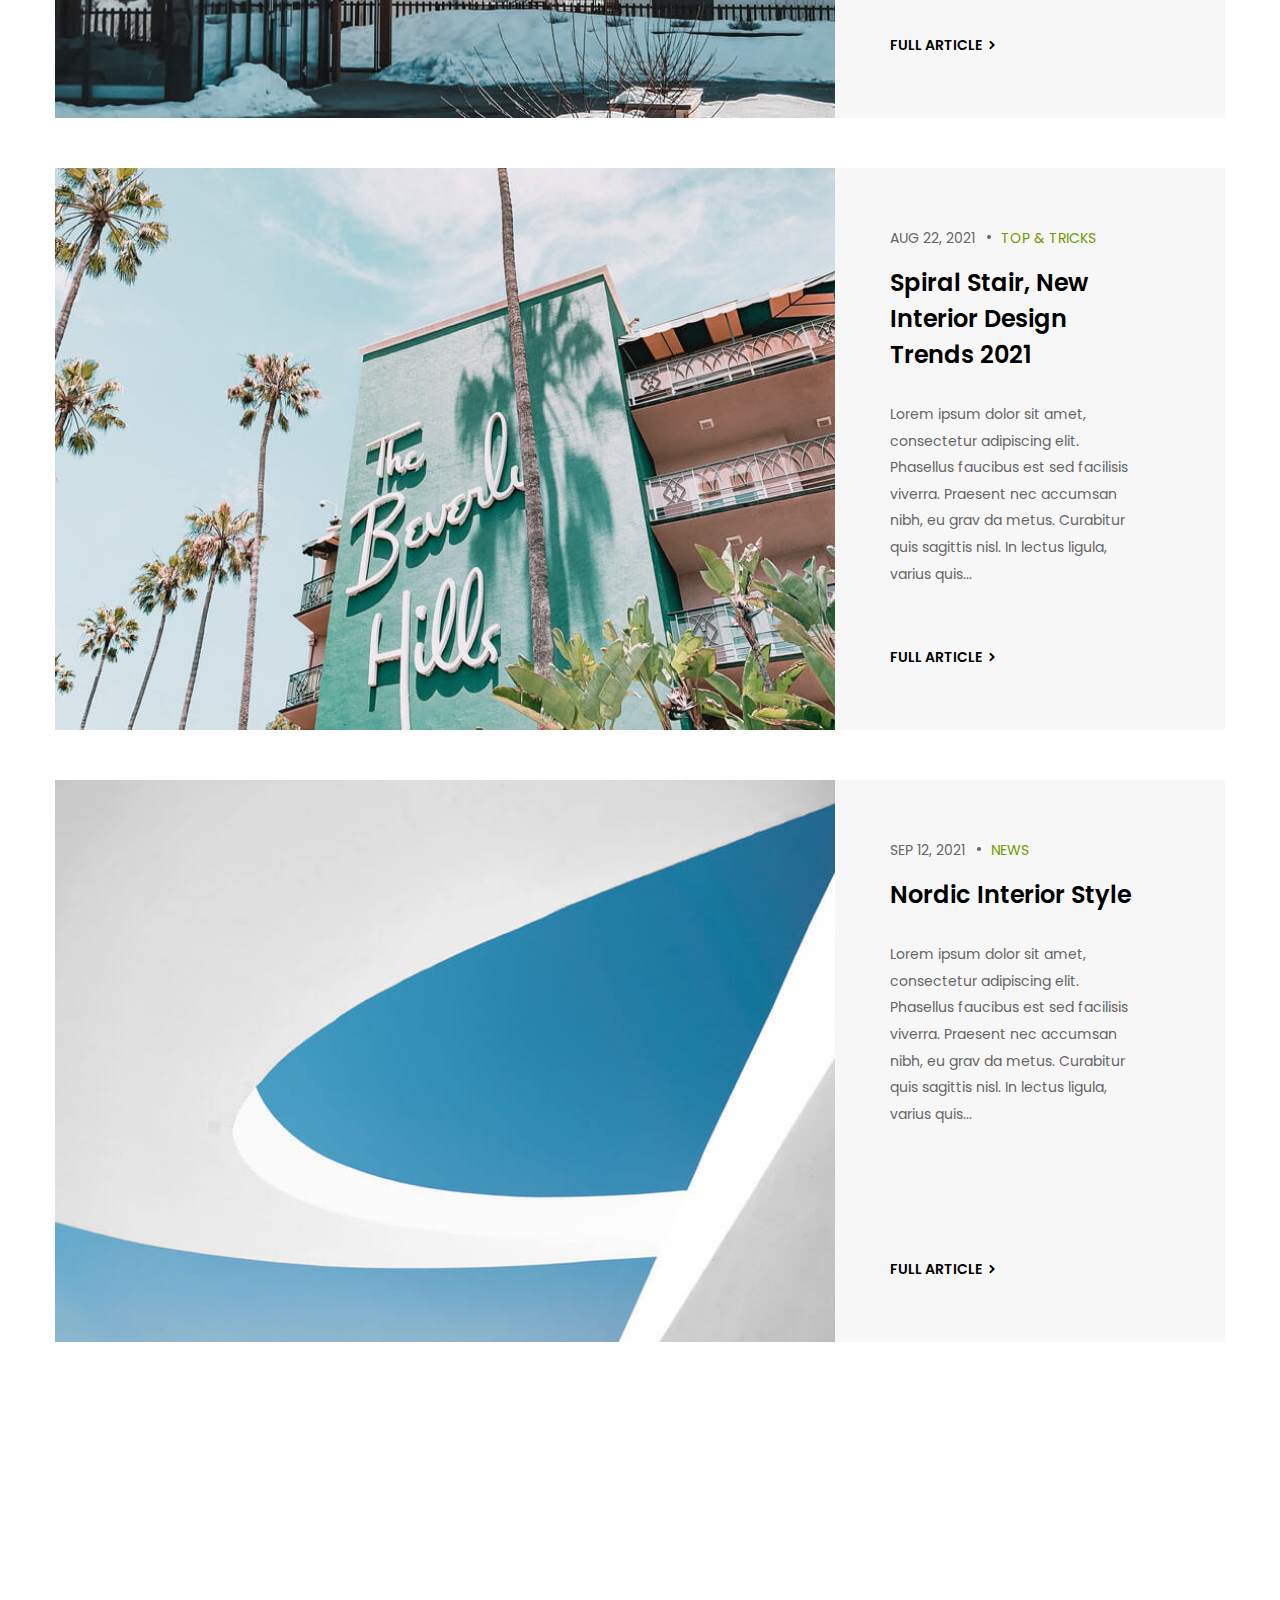
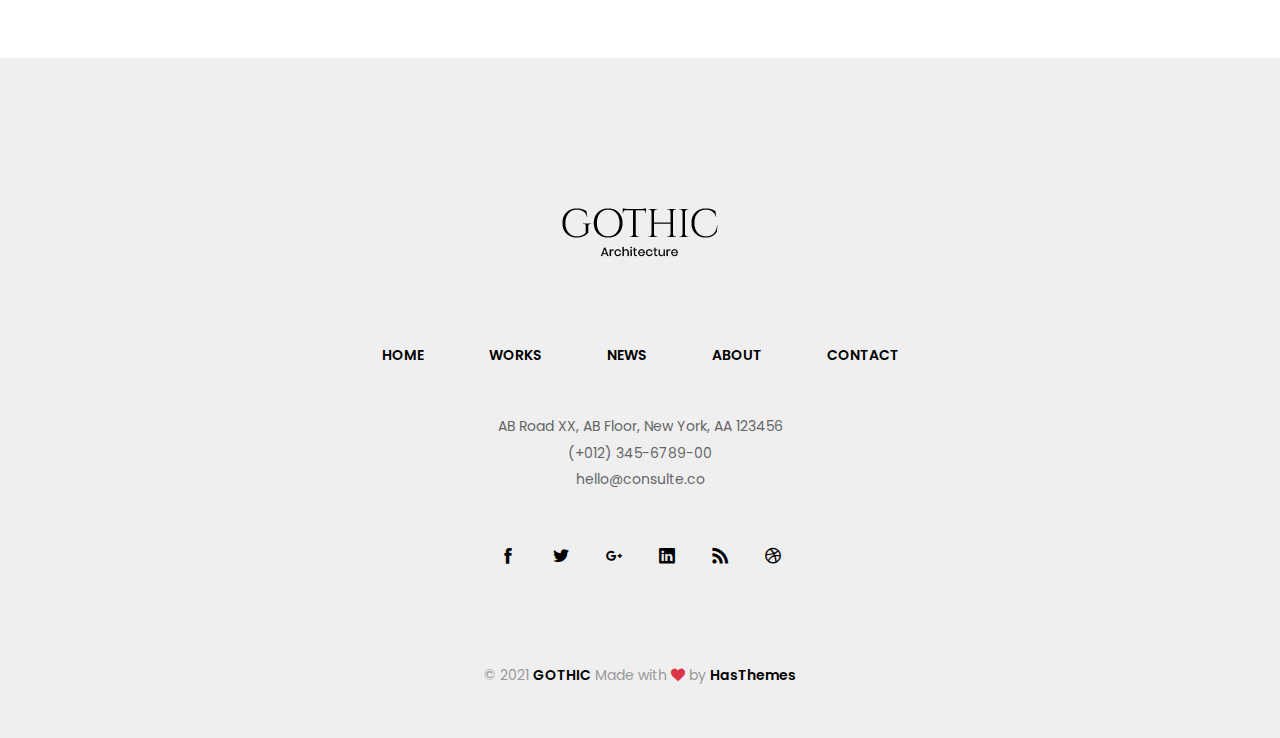
<file: blog.html>
<!DOCTYPE html>
<html lang="en">


<!-- Mirrored from htmldemo.hasthemes.com/gothic/gothic/blog.html by HTTrack Website Copier/3.x [XR&CO'2014], Sun, 28 Mar 2021 15:02:24 GMT -->
<!-- Added by HTTrack --><meta http-equiv="content-type" content="text/html;charset=UTF-8" /><!-- /Added by HTTrack -->
<head>
    <meta charset="UTF-8" />
    <meta name="viewport" content="width=device-width, initial-scale=1.0" />
    <title>Gothic - Architecture Bootstrap 5 HTML Template</title>
    <!-- Favicons -->
    <link rel="shortcut icon" href="assets/images/favicon.ico">


    <!-- Vendor CSS (Icon Font) -->


    <link rel="stylesheet" href="assets/css/vendor/icofont.min.css">
    <link rel="stylesheet" href="assets/css/vendor/ionicons.min.css">


    <!-- Plugins CSS (All Plugins Files) -->


    <link rel="stylesheet" href="assets/css/plugins/swiper-bundle.min.css" />
    <link rel="stylesheet" href="assets/css/plugins/animate.min.css" />
    <link rel="stylesheet" href="assets/css/plugins/aos.min.css" />
    <link rel="stylesheet" href="assets/css/plugins/nice-select.min.css" />
    <link rel="stylesheet" href="assets/css/plugins/jquery-ui.min.css" />
    <link rel="stylesheet" href="assets/css/plugins/odometer.min.css" />
    <link rel="stylesheet" href="assets/css/plugins/fancybox.min.css" />


    <!-- Main Style CSS -->


    <link rel="stylesheet" href="assets/css/style.css" />



    <!-- Use the minified version files listed below for better performance and remove the files listed above -->



    <!-- 
    <link rel="stylesheet" href="assets/css/vendor.min.css">
    <link rel="stylesheet" href="assets/css/plugins.min.css">
    <link rel="stylesheet" href="assets/css/style.min.css">  
    -->
</head>

<body>
    <!-- Header Section Start -->
    <div class="header section-fluid border-bottom">

        <!-- Header Wrapper Start -->
        <div class="header-wrapper">
            <div class="header-sticky bg-white">
                <div class="container-fluid">
                    <div class="row align-items-center">

                        <div class="col-lg-2 col-md-3 col-6">
                            <!-- Header Logo Start -->
                            <div class="header-logo">
                                <a href="index.html">
                                    <img class="fit-image" src="assets/images/logo/logo-black.png" alt="Header Logo">
                                </a>
                            </div>
                            <!-- Header Logo End -->

                        </div>

                        <div class="col-lg-8 col-md-7 d-none d-md-block">

                            <!-- Main Menu Language Wrapper Start -->
                            <div class="main-menu-language-wrapper">

                                <!-- Main Menu Start -->
                                <nav class="main-menu">
                                    <ul>
                                        <li>
                                            <a href="index.html">Beranda</a>
                                        </li>
                                        <li>
                                            <a href="about.html">Tentang</a>
                                        </li>
                                        <li>
                                            <a href="project.html">Koleksi</a>
                                        </li>
                                        <li>
                                            <a class="active" href="blog.html">Artikel</a>
                                        </li>
                                        
                                        <li>
                                            <a href="contact.html">Kontak</a>
                                        </li>
                                    </ul>
                                </nav>
                                <!-- Main Menu End -->

                            </div>
                            <!-- Main Menu Language Wrapper End -->

                        </div>

                        <div class="col-lg-2 col-md-2 col-6">

                            <!-- Mobile Menu Hamburger Start -->
                            <div class="mobile-menu-hamburger">
                                <a href="javascript:void(0)">
                                    <span>Menu</span>
                                    <i class="icon ion-android-menu"></i>
                                </a>
                            </div>
                            <!-- Mobile Menu Hamburger End -->

                        </div>

                    </div>
                </div>
            </div>
        </div>
        <!-- Header Top End -->

        <!-- Mobile Menu Start -->
        <div class="mobile-menu-wrapper">
            <div class="offcanvas-overlay"></div>

            <!-- Mobile Menu Inner Start -->
            <div class="mobile-menu-inner">
                <!-- Mobile Menu Inner Top Start -->
                <div class="mobile-menu-inner-top">

                    <!-- Mobile Menu Logo Start  -->
                    <div class="logo-mobile">
                        <img src="assets/images/logo/logo-black.png" alt="Logo">
                    </div>
                    <!-- Mobile Menu Logo End -->

                    <!-- Button Close Start -->
                    <div class="offcanvas-btn-close">
                        <i class="icofont-close-line"></i>
                    </div>
                    <!-- Button Close End -->

                </div>
                <!-- Mobile Menu Inner Top End -->

                <!-- Mobile Menu Start -->
                <div class="mobile-navigation">
                    <nav>
                        <ul class="mobile-menu">
                            <li><a href="index.html">Beranda</a></li>
                            <li><a href="about.html">Tentang</a></li>
                            <li><a href="project.html">Koleksi</a></li>
                            <li><a href="blog.html">Artikel</a></li>
                            <li><a href="contact.html">Kontak</a></li>
                        </ul>
                    </nav>
                </div>
                <!-- Mobile Menu End -->
            </div>
            <!-- Mobile Menu Inner End -->
        </div>
        <!-- Mobile Menu End -->

    </div>
    <!-- Header Section End -->

    <!-- Breadcrumb Section Start -->
    <div class="section section-padding">
        <div class="container">
            <div class="row">
                <div class="col-12">

                    <!-- breadcrumb Wrapper Start -->
                    <div class="breadcrumb-wrapper">
                        <!-- Bread Title Start -->
                        <div class="bread-title">
                            <h1 class="title">Arikel Subak</h1>
                        </div>
                        <!-- Bread Title End -->

                        <!-- Post Meta Start -->
                        <ul class="post-meta">
                            <li><a href="index.html">Beranda</a></li>
                            <li>Artikel</li>
                        </ul>
                        <!-- Post Meta End -->
                    </div>
                    <!-- breadcrumb Wrapper End -->

                </div>
            </div>

        </div>
    </div>
    <!-- Breadcrumb Section End -->

    <!-- Blog Section Start Here -->
    <div class="section blog-tab-section">
        <div class="container">
            <div class="row mt-n2">

                <!-- blog Menu Start -->
                <!-- <div class="messonry-button text-center mb-10" data-aos="fade-up" data-aos-delay="100">
                    <button data-filter="*" class="is-checked port-filter">All</button>
                    <button data-filter=".cat-1" class="port-filter">Residentials</button>
                    <button data-filter=".cat-2" class="port-filter">Commercials</button>
                    <button data-filter=".cat-3" class="port-filter">Architecture</button>
                    <button data-filter=".cat-4" class="port-filter">Interior</button>
                </div> -->
                <!-- blog Menu End -->

            </div>

            <div class="row row-cols-1 mesonry-list mb-n10">

                <div class="resizer col"></div>

                <!-- Single blog Start -->
                <div class="col cat-3 mb-10">
                    <div class="single-blog-wrap">
                        <div class="blog-thumb">
                            <a class="image" href="blog-details.html">
                                <img class="fit-image" src="assets/images/news/blog/1.jpg" alt="blog Image">
                            </a>
                        </div>
                        <div class="inner-content">
                            <ul class="info-list">
                                <li>Dec 23, 2021</li>
                                <li>news</li>
                            </ul>
                            <h4 class="title"><a href="blog-details.html">The Way Of Building</a></h4>
                            <p>Lorem ipsum dolor sit amet, consectetur adipiscing elit. Phasellus faucibus est sed facilisis viverra. Praesent nec accumsan nibh, eu grav da metus. Curabitur quis sagittis nisl. In lectus ligula, varius quis...</p>
                            <a href="blog-details.html" class="article">full article <span class="arrow icofont-rounded-right"></span></a>
                        </div>
                    </div>
                </div>
                <!-- Single blog End -->

                <!-- Single blog Start -->
                <div class="col cat-1 cat-3 cat-4 mb-10">
                    <div class="single-blog-wrap">
                        <div class="blog-thumb">
                            <a class="image" href="blog-details.html">
                                <img class="fit-image" src="assets/images/news/blog/2.jpg" alt="blog Image">
                            </a>
                        </div>
                        <div class="inner-content">
                            <ul class="info-list">
                                <li>June 10, 2021</li>
                                <li>Inspiration</li>
                            </ul>
                            <h4 class="title"><a href="blog-details.html">The Arch In Modern Architecture, Art and Aesthetic More</a></h4>
                            <p>Lorem ipsum dolor sit amet, consectetur adipiscing elit. Phasellus faucibus est sed facilisis viverra. Praesent nec accumsan nibh, eu grav da metus. Curabitur quis sagittis nisl. In lectus ligula, varius quis...</p>
                            <a href="blog-details.html" class="article">full article <span class="arrow icofont-rounded-right"></span></a>
                        </div>
                    </div>
                </div>
                <!-- Single blog End -->

                <!-- Single blog Start -->
                <div class="col cat-1 cat-2 cat-3 cat-4 mb-10">
                    <div class="single-blog-wrap">
                        <div class="blog-thumb">
                            <a class="image" href="blog-details.html">
                                <img class="fit-image" src="assets/images/news/blog/3.jpg" alt="blog Image">
                            </a>
                        </div>
                        <div class="inner-content">
                            <ul class="info-list">
                                <li>Aug 22, 2021</li>
                                <li>Top & Tricks</li>
                            </ul>
                            <h4 class="title"><a href="blog-details.html">Spiral Stair, New Interior Design Trends 2021</a></h4>
                            <p>Lorem ipsum dolor sit amet, consectetur adipiscing elit. Phasellus faucibus est sed facilisis viverra. Praesent nec accumsan nibh, eu grav da metus. Curabitur quis sagittis nisl. In lectus ligula, varius quis...</p>
                            <a href="blog-details.html" class="article">full article <span class="arrow icofont-rounded-right"></span></a>
                        </div>
                    </div>
                </div>
                <!-- Single blog End -->

                <!-- Single blog Start -->
                <div class="col cat-1 cat-2 cat-3 cat-4 mb-10">
                    <div class="single-blog-wrap">
                        <div class="blog-thumb">
                            <a class="image" href="blog-details.html">
                                <img class="fit-image" src="assets/images/news/blog/4.jpg" alt="blog Image">
                            </a>
                        </div>
                        <div class="inner-content">
                            <ul class="info-list">
                                <li>Sep 12, 2021</li>
                                <li>news</li>
                            </ul>
                            <h4 class="title"><a href="blog-details.html">Nordic Interior Style</a></h4>
                            <p>Lorem ipsum dolor sit amet, consectetur adipiscing elit. Phasellus faucibus est sed facilisis viverra. Praesent nec accumsan nibh, eu grav da metus. Curabitur quis sagittis nisl. In lectus ligula, varius quis...</p>
                            <a href="blog-details.html" class="article">full article <span class="arrow icofont-rounded-right"></span></a>
                        </div>
                    </div>
                </div>
                <!-- Single blog End -->

            </div>

            <div class="row section-padding">
                <div class="col-12">

                    <!-- Load More Start -->
                    <div class="load-more text-center" data-aos="fade-up" data-aos-delay="300">
                        <a href="#">...Load more...</a>
                    </div>
                    <!-- Load More End -->

                </div>
            </div>

        </div>
    </div>
    <!-- Blog Section End Here -->

    <!-- Main Footer -->
    <footer class="section section-padding-top bg-light overflow-hidden">
        <div class="container-fluid">
            <div class="row">
                <div class="col-12 text-center">
                    <!-- Footer Logo Start -->
                    <div class="footer-logo">
                        <a href="index.html"><img src="assets/images/logo/logo-black.png" alt="Logo Black" /></a>
                    </div>
                    <!-- Footer Logo End -->

                    <!-- Footer Nav Start -->
                    <ul class="footer-nav mb-n3">
                        <li class="mb-3"><a href="index.html">Home</a></li>
                        <li class="mb-3"><a href="project.html">Works</a></li>
                        <li class="mb-3"><a href="blog.html">News</a></li>
                        <li class="mb-3"><a href="about.html">About</a></li>
                        <li class="mb-3"><a href="contact.html">Contact</a></li>
                    </ul>
                    <!-- Footer Nav End -->

                    <!-- Contact Info Start -->
                    <div class="contact-info">AB Road XX, AB Floor, New York, AA 123456 <br> <a href="tel:+012-345-6789-00">(+012) 345-6789-00</a> <br> <a href="mailto:hello@consulte.co">hello@consulte.co</a></div>
                    <!-- Contact Info End -->

                    <!-- Footer Social Icons Start -->
                    <ul class="footer-social-icons social-media-link justify-content-center">
                        <li><a href="#" class="icofont-facebook"></a></li>
                        <li><a href="#" class="icofont-twitter"></a></li>
                        <li><a href="#" class="icofont-google-plus"></a></li>
                        <li><a href="#" class="icofont-linkedin"></a></li>
                        <li><a href="#" class="icofont-rss"></a></li>
                        <li><a href="#" class="icofont-dribbble"></a></li>
                    </ul>
                    <!-- Footer Social Icons End -->

                    <!-- Copyright Start -->
                    <div class="copyright">© 2021 <span>GOTHIC</span> Made with <i class="icofont-heart-alt text-danger" aria-hidden="true"></i> by <a href="https://hasthemes.com/">HasThemes</a></div>
                    <!-- Copyright End -->
                </div>
            </div>
        </div>
    </footer>
    <!-- End Main Footer -->

    <!-- Scroll Top Start -->
    <a href="#" class="scroll-top" id="scroll-top">
        <i class="arrow-top icofont-circled-up"></i>
        <i class="arrow-bottom icofont-circled-up"></i>
    </a>
    <!-- Scroll Top End -->

    <!-- Scripts -->
    <!-- Global Vendor, plugins JS -->

    <!-- Vendor JS -->
    <script src="assets/js/vendor/popper.min.js"></script>
    <script src="assets/js/vendor/bootstrap.min.js"></script>
    <script src="assets/js/vendor/jquery-3.5.1.min.js"></script>
    <script src="assets/js/vendor/jquery-migrate-3.3.0.min.js"></script>
    <script src="assets/js/vendor/modernizr-3.11.2.min.js"></script>


    <!-- Plugins JS -->
    <script src="assets/js/plugins/aos.min.js"></script>
    <script src="assets/js/plugins/countdown.min.js"></script>
    <script src="assets/js/plugins/jquery.ajaxchimp.min.js"></script>
    <script src="assets/js/plugins/jquery-ui.min.js"></script>
    <script src="assets/js/plugins/nice-select.min.js"></script>
    <script src="assets/js/plugins/swiper-bundle.min.js"></script>
    <script src="assets/js/plugins/odometer.min.js"></script>
    <script src="assets/js/plugins/isotope.min.js"></script>
    <script src="assets/js/plugins/jquery.fancybox.min.js"></script>

    <!-- Use the minified version files listed below for better performance and remove the files listed above -->


    <!-- 
<script src="assets/js/vendor.min.js"></script>
<script src="assets/js/plugins.min.js"></script> 
-->



    <!--Main JS-->
    <script src="assets/js/main.js"></script>
</body>


<!-- Mirrored from htmldemo.hasthemes.com/gothic/gothic/blog.html by HTTrack Website Copier/3.x [XR&CO'2014], Sun, 28 Mar 2021 15:02:26 GMT -->
</html>
</file>
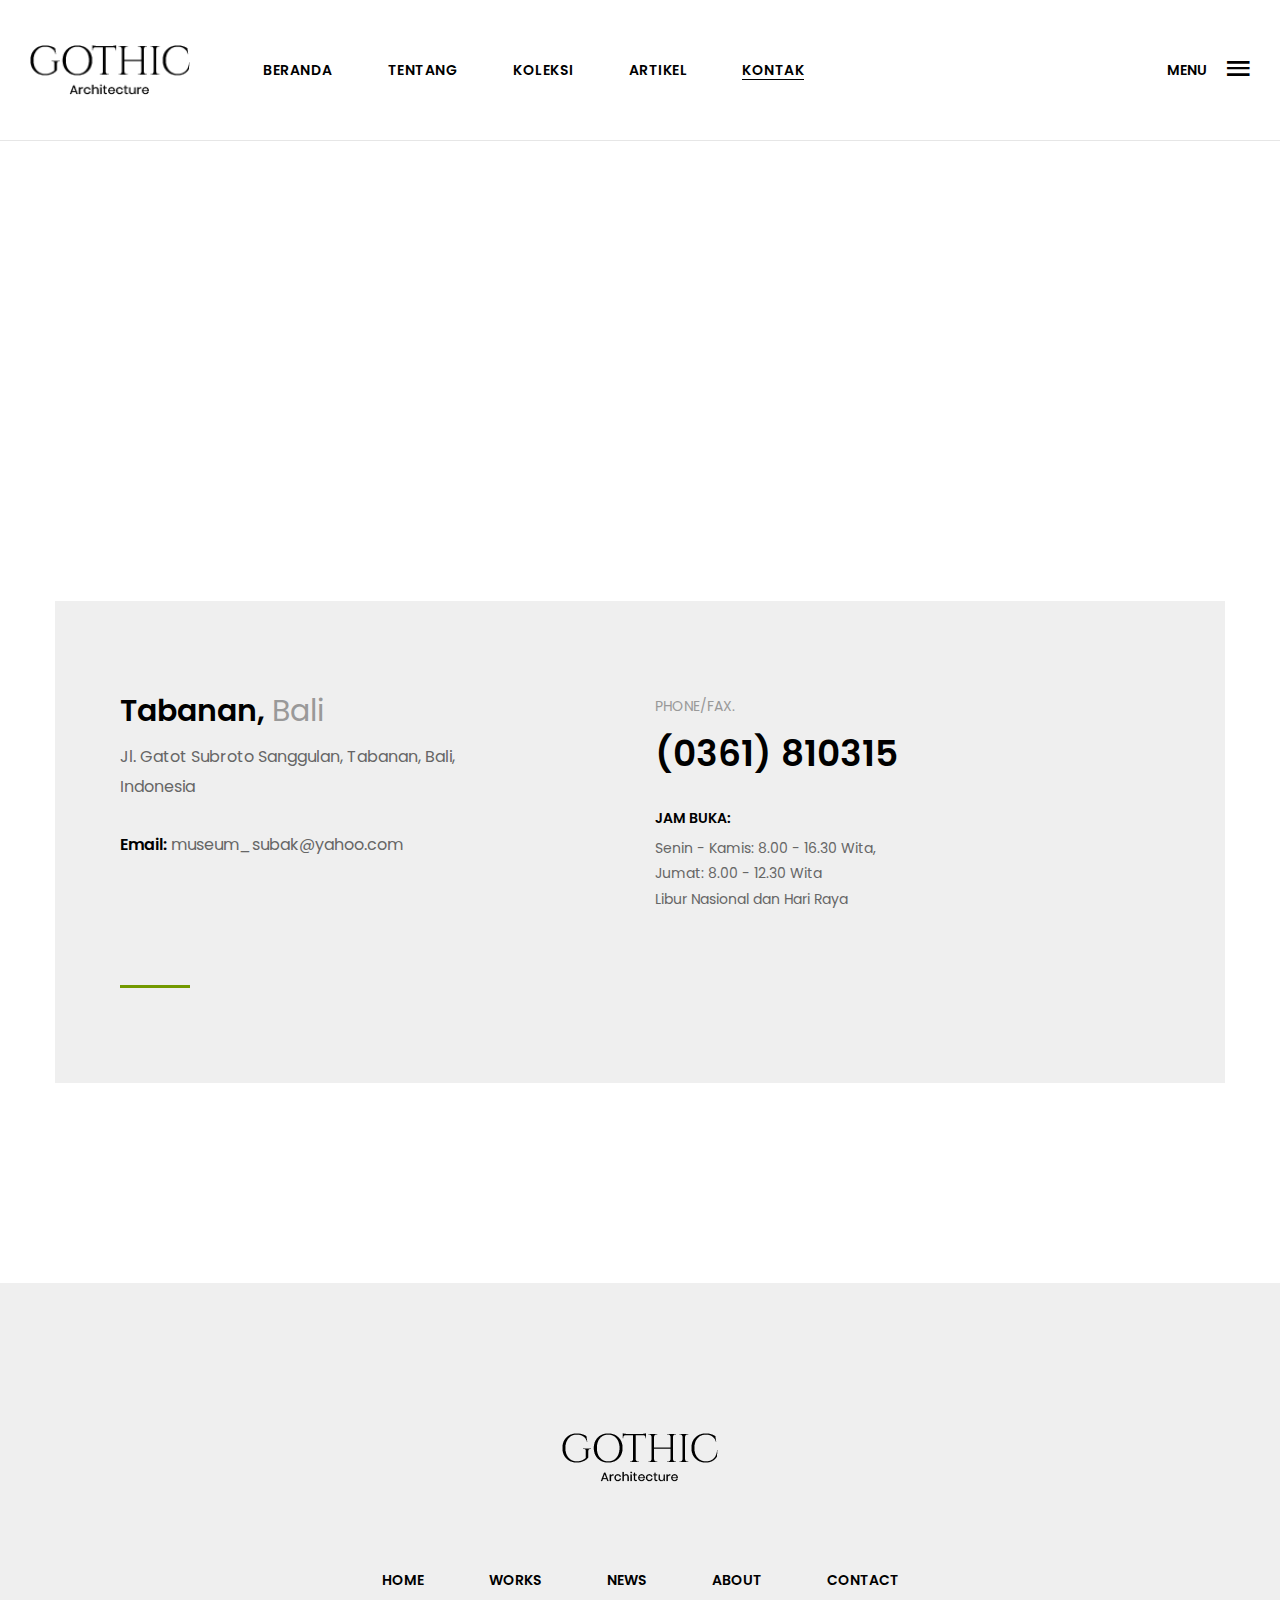
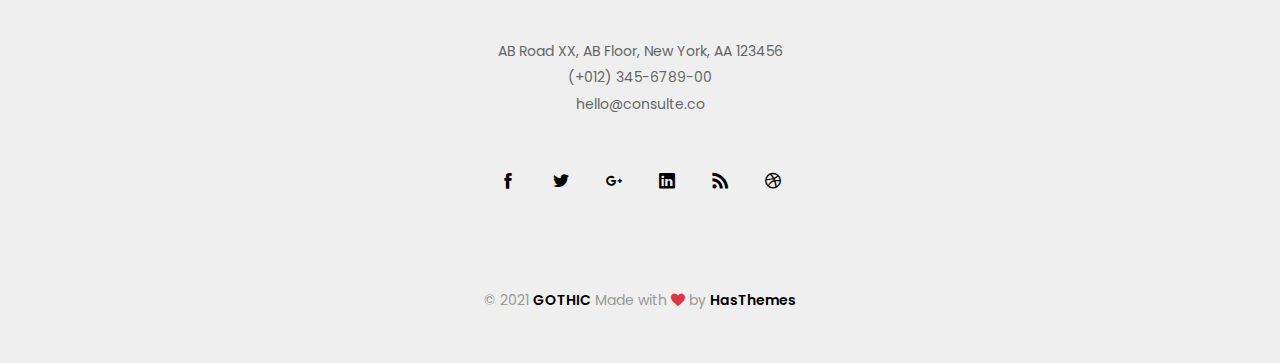
<file: contact.html>
<!DOCTYPE html>
<html lang="en">


<!-- Mirrored from htmldemo.hasthemes.com/gothic/gothic/contact.html by HTTrack Website Copier/3.x [XR&CO'2014], Sun, 28 Mar 2021 15:02:30 GMT -->
<!-- Added by HTTrack --><meta http-equiv="content-type" content="text/html;charset=UTF-8" /><!-- /Added by HTTrack -->
<head>
    <meta charset="UTF-8" />
    <meta name="viewport" content="width=device-width, initial-scale=1.0" />
    <title>Gothic - Architecture Bootstrap 5 HTML Template</title>
    <!-- Favicons -->
    <link rel="shortcut icon" href="assets/images/favicon.ico">


    <!-- Vendor CSS (Icon Font) -->


    <link rel="stylesheet" href="assets/css/vendor/icofont.min.css">
    <link rel="stylesheet" href="assets/css/vendor/ionicons.min.css">


    <!-- Plugins CSS (All Plugins Files) -->


    <link rel="stylesheet" href="assets/css/plugins/swiper-bundle.min.css" />
    <link rel="stylesheet" href="assets/css/plugins/animate.min.css" />
    <link rel="stylesheet" href="assets/css/plugins/aos.min.css" />
    <link rel="stylesheet" href="assets/css/plugins/nice-select.min.css" />
    <link rel="stylesheet" href="assets/css/plugins/jquery-ui.min.css" />
    <link rel="stylesheet" href="assets/css/plugins/odometer.min.css" />
    <link rel="stylesheet" href="assets/css/plugins/fancybox.min.css" />


    <!-- Main Style CSS -->


    <link rel="stylesheet" href="assets/css/style.css" />



    <!-- Use the minified version files listed below for better performance and remove the files listed above -->



    <!-- 
    <link rel="stylesheet" href="assets/css/vendor.min.css">
    <link rel="stylesheet" href="assets/css/plugins.min.css">
    <link rel="stylesheet" href="assets/css/style.min.css">  
    -->
</head>

<body>
    <!-- Header Section Start -->
    <div class="header section-fluid border-bottom">

        <!-- Header Wrapper Start -->
        <div class="header-wrapper">
            <div class="header-sticky bg-white">
                <div class="container-fluid">
                    <div class="row align-items-center">

                        <div class="col-lg-2 col-md-3 col-6">
                            <!-- Header Logo Start -->
                            <div class="header-logo">
                                <a href="index.html">
                                    <img class="fit-image" src="assets/images/logo/logo-black.png" alt="Header Logo">
                                </a>
                            </div>
                            <!-- Header Logo End -->

                        </div>

                        <div class="col-lg-8 col-md-7 d-none d-md-block">

                            <!-- Main Menu Language Wrapper Start -->
                            <div class="main-menu-language-wrapper">

                                <!-- Main Menu Start -->
                                <nav class="main-menu">
                                    <ul>
                                        <li>
                                            <a href="index.html">Beranda</a>
                                        </li>
                                        <li>
                                            <a href="about.html">Tentang</a>
                                        </li>
                                        <li>
                                            <a href="project.html">Koleksi</a>
                                        </li>
                                        <li>
                                            <a href="blog.html">Artikel</a>
                                        </li>
                                        
                                        <li>
                                            <a class="active" href="contact.html">Kontak</a>
                                        </li>
                                    </ul>
                                </nav>
                                <!-- Main Menu End -->

                            </div>
                            <!-- Main Menu Language Wrapper End -->

                        </div>

                        <div class="col-lg-2 col-md-2 col-6">

                            <!-- Mobile Menu Hamburger Start -->
                            <div class="mobile-menu-hamburger">
                                <a href="javascript:void(0)">
                                    <span>Menu</span>
                                    <i class="icon ion-android-menu"></i>
                                </a>
                            </div>
                            <!-- Mobile Menu Hamburger End -->

                        </div>

                    </div>
                </div>
            </div>
        </div>
        <!-- Header Top End -->

        <!-- Mobile Menu Start -->
        <div class="mobile-menu-wrapper">
            <div class="offcanvas-overlay"></div>

            <!-- Mobile Menu Inner Start -->
            <div class="mobile-menu-inner">
                <!-- Mobile Menu Inner Top Start -->
                <div class="mobile-menu-inner-top">

                    <!-- Mobile Menu Logo Start  -->
                    <div class="logo-mobile">
                        <img src="assets/images/logo/logo-black.png" alt="Logo">
                    </div>
                    <!-- Mobile Menu Logo End -->

                    <!-- Button Close Start -->
                    <div class="offcanvas-btn-close">
                        <i class="icofont-close-line"></i>
                    </div>
                    <!-- Button Close End -->

                </div>
                <!-- Mobile Menu Inner Top End -->

                <!-- Mobile Menu Start -->
                <div class="mobile-navigation">
                    <nav>
                        <ul class="mobile-menu">
                            <li><a href="index.html">Beranda</a></li>
                            <li><a href="about.html">Tentang</a></li>
                            <li><a href="project.html">Koleksi</a></li>
                            <li><a href="blog.html">Artikel</a></li>
                            <li><a href="contact.html">Kontak</a></li>
                        </ul>
                    </nav>
                </div>
                <!-- Mobile Menu End -->
            </div>
            <!-- Mobile Menu Inner End -->
        </div>
        <!-- Mobile Menu End -->

    </div>
    <!-- Header Section End -->
    <!-- Contact Map Start -->
    <div class="section">
        <!--Google Map Area Start-->
        <div class="google-map-area w-100">
            <iframe class="contact-map" src="https://www.google.com/maps/embed?pb=!1m18!1m12!1m3!1d15782.104247577307!2d115.13808880000002!3d-8.545305099999998!2m3!1f0!2f0!3f0!3m2!1i1024!2i768!4f13.1!3m3!1m2!1s0x0%3A0x85e1a14c34a27a3b!2sMuseum%20Subak!5e0!3m2!1sid!2sid!4v1647922853699!5m2!1sid!2sid"></iframe>
        </div>
        <!--Google Map Area Start-->
    </div>
    <!-- Contact Map End -->

    <!-- Contact Page Section Start -->
    <div class="section contact-content-wrapper">
        <div class="container">
            <!-- Contact Info Boxed Start -->
            <div class="contact-info-boxed bg-light mb-10" data-aos="fade-up" data-aos-delay="300">
                <div class="row">
                    <div class="col-lg-6 col-md-6 col-12">
                        <div class="inner-content">
                            <h1 class="title">Tabanan, <span>Bali</span></h1>
                            <span class="text">Jl. Gatot Subroto Sanggulan, Tabanan, Bali, <br> Indonesia</span>
                            <span class="email">Email: <a href="mailto:infor@yourdomain.com">museum_subak@yahoo.com</a></span>
                        </div>
                    </div>
                    <div class="col-lg-6 col-md-6 col-12">
                        <div class="inner-info">
                            <span class="call">Phone/Fax.<br><a href="tel:+035-527-1710-70">(0361) 810315</a></span>
                            <ul class="location-list">
                                <li><span>Jam Buka:</span>Senin - Kamis: 8.00 - 16.30 Wita,<br>Jumat: 8.00 - 12.30 Wita <br> Libur Nasional dan Hari Raya</li>
                            </ul>
                        </div>
                    </div>
                </div>
            </div>
            <!-- Contact Info Boxed End -->

        </div>
    </div>
    <!-- Contact Page Section End -->

    <!-- Main Footer -->
    <footer class="section section-padding-top bg-light overflow-hidden">
        <div class="container-fluid">
            <div class="row">
                <div class="col-12 text-center">
                    <!-- Footer Logo Start -->
                    <div class="footer-logo">
                        <a href="index.html"><img src="assets/images/logo/logo-black.png" alt="Logo Black" /></a>
                    </div>
                    <!-- Footer Logo End -->

                    <!-- Footer Nav Start -->
                    <ul class="footer-nav mb-n3">
                        <li class="mb-3"><a href="index.html">Home</a></li>
                        <li class="mb-3"><a href="project.html">Works</a></li>
                        <li class="mb-3"><a href="blog.html">News</a></li>
                        <li class="mb-3"><a href="about.html">About</a></li>
                        <li class="mb-3"><a href="contact.html">Contact</a></li>
                    </ul>
                    <!-- Footer Nav End -->

                    <!-- Contact Info Start -->
                    <div class="contact-info">AB Road XX, AB Floor, New York, AA 123456 <br> <a href="tel:+012-345-6789-00">(+012) 345-6789-00</a> <br> <a href="mailto:hello@consulte.co">hello@consulte.co</a></div>
                    <!-- Contact Info End -->

                    <!-- Footer Social Icons Start -->
                    <ul class="footer-social-icons social-media-link justify-content-center">
                        <li><a href="#" class="icofont-facebook"></a></li>
                        <li><a href="#" class="icofont-twitter"></a></li>
                        <li><a href="#" class="icofont-google-plus"></a></li>
                        <li><a href="#" class="icofont-linkedin"></a></li>
                        <li><a href="#" class="icofont-rss"></a></li>
                        <li><a href="#" class="icofont-dribbble"></a></li>
                    </ul>
                    <!-- Footer Social Icons End -->

                    <!-- Copyright Start -->
                    <div class="copyright">© 2021 <span>GOTHIC</span> Made with <i class="icofont-heart-alt text-danger" aria-hidden="true"></i> by <a href="https://hasthemes.com/">HasThemes</a></div>
                    <!-- Copyright End -->
                </div>
            </div>
        </div>
    </footer>
    <!-- End Main Footer -->

    <!-- Scroll Top Start -->
    <a href="#" class="scroll-top" id="scroll-top">
        <i class="arrow-top icofont-circled-up"></i>
        <i class="arrow-bottom icofont-circled-up"></i>
    </a>
    <!-- Scroll Top End -->

    <!-- Scripts -->
    <!-- Global Vendor, plugins JS -->

    <!-- Vendor JS -->
    <script src="assets/js/vendor/popper.min.js"></script>
    <script src="assets/js/vendor/bootstrap.min.js"></script>
    <script src="assets/js/vendor/jquery-3.5.1.min.js"></script>
    <script src="assets/js/vendor/jquery-migrate-3.3.0.min.js"></script>
    <script src="assets/js/vendor/modernizr-3.11.2.min.js"></script>


    <!-- Plugins JS -->
    <script src="assets/js/plugins/aos.min.js"></script>
    <script src="assets/js/plugins/countdown.min.js"></script>
    <script src="assets/js/plugins/jquery.ajaxchimp.min.js"></script>
    <script src="assets/js/plugins/jquery-ui.min.js"></script>
    <script src="assets/js/plugins/nice-select.min.js"></script>
    <script src="assets/js/plugins/swiper-bundle.min.js"></script>
    <script src="assets/js/plugins/odometer.min.js"></script>
    <script src="assets/js/plugins/isotope.min.js"></script>
    <script src="assets/js/plugins/jquery.fancybox.min.js"></script>

    <!-- Use the minified version files listed below for better performance and remove the files listed above -->


    <!-- 
<script src="assets/js/vendor.min.js"></script>
<script src="assets/js/plugins.min.js"></script> 
-->



    <!--Main JS-->
    <script src="assets/js/main.js"></script>
</body>


<!-- Mirrored from htmldemo.hasthemes.com/gothic/gothic/contact.html by HTTrack Website Copier/3.x [XR&CO'2014], Sun, 28 Mar 2021 15:02:30 GMT -->
</html>
</file>
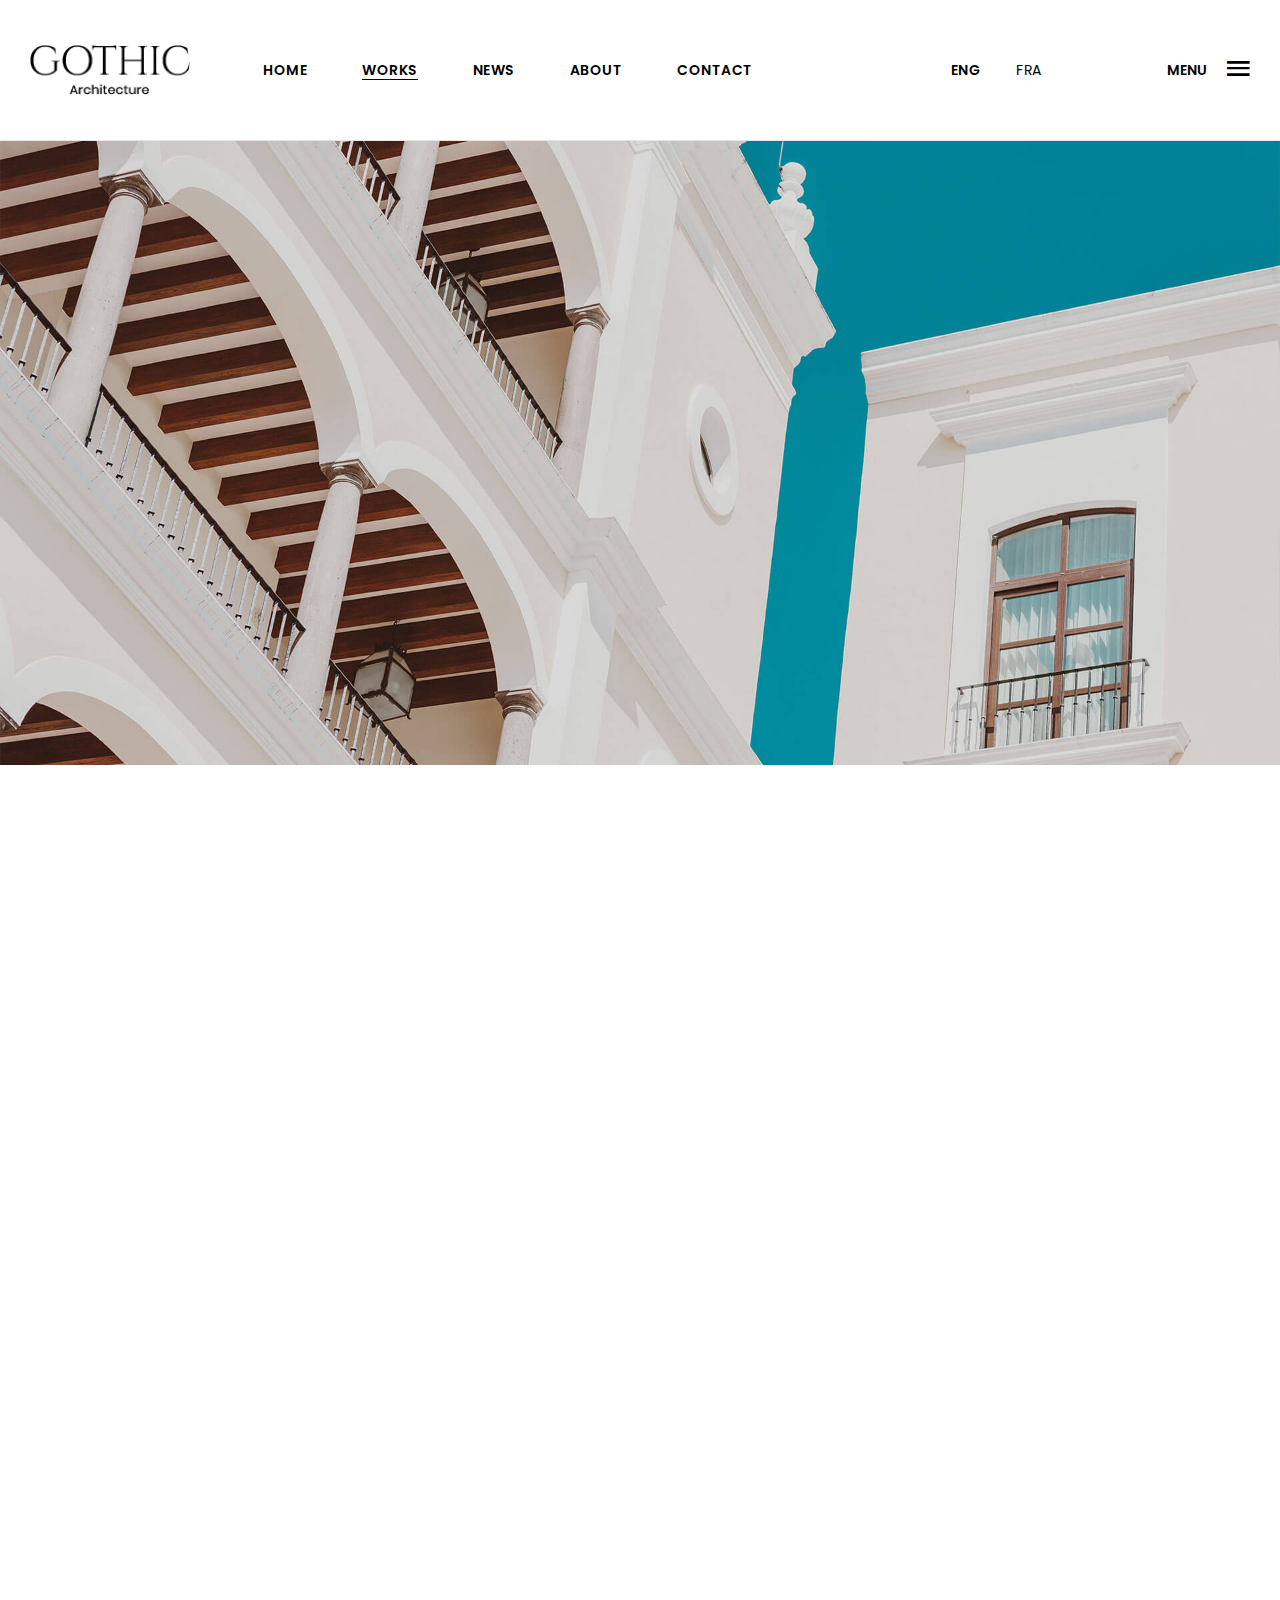
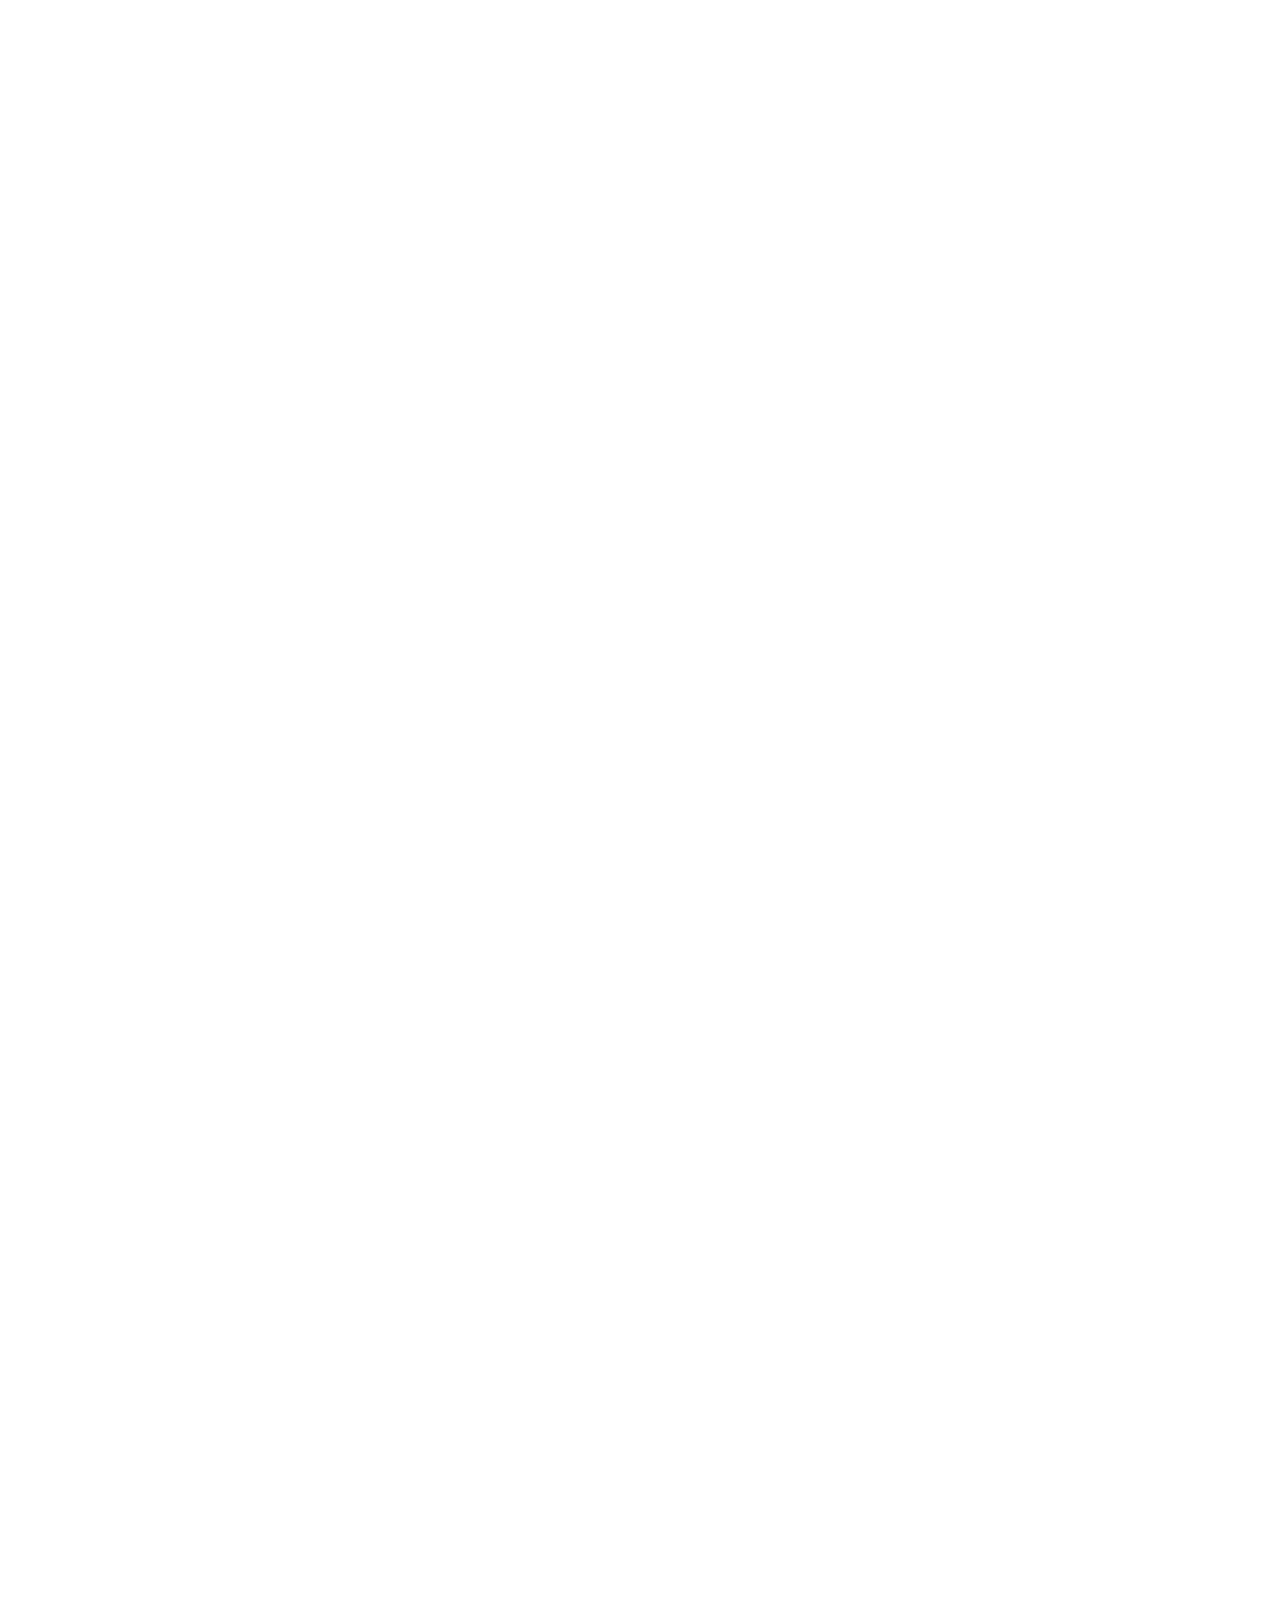
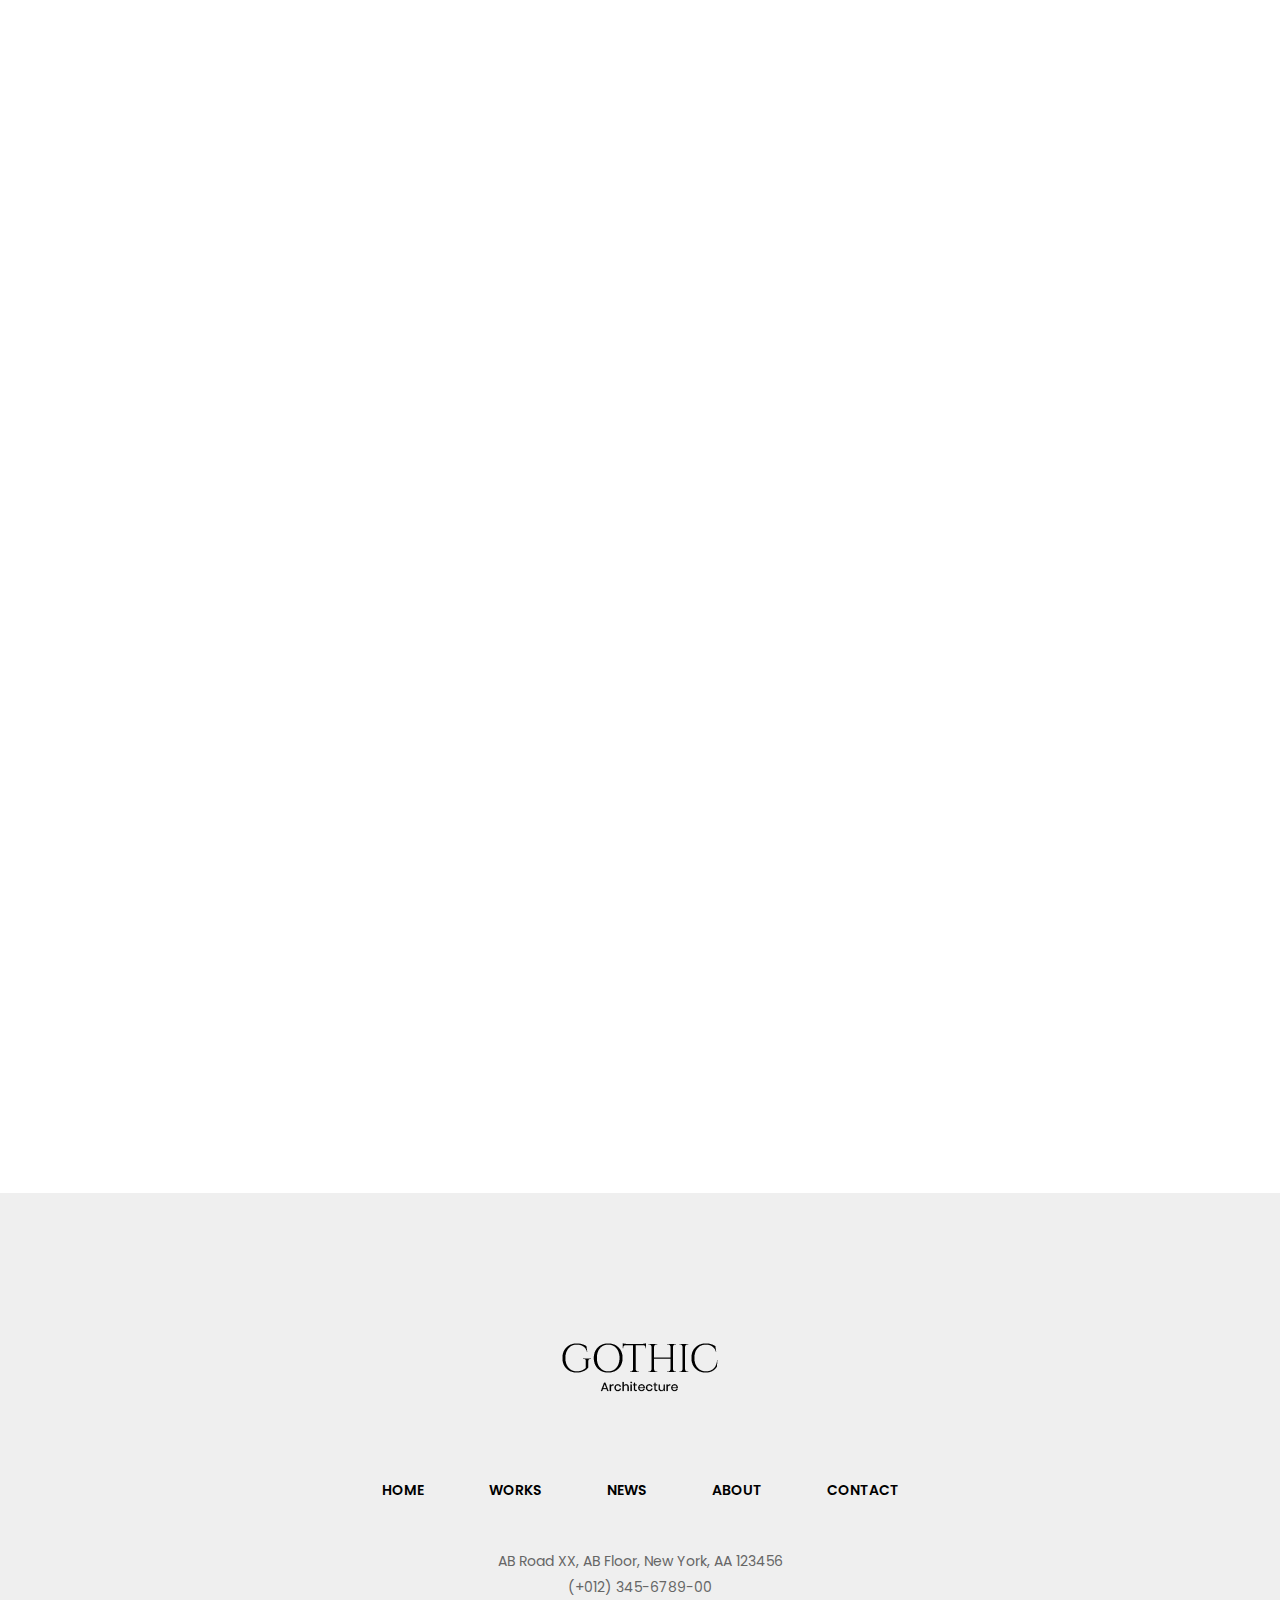
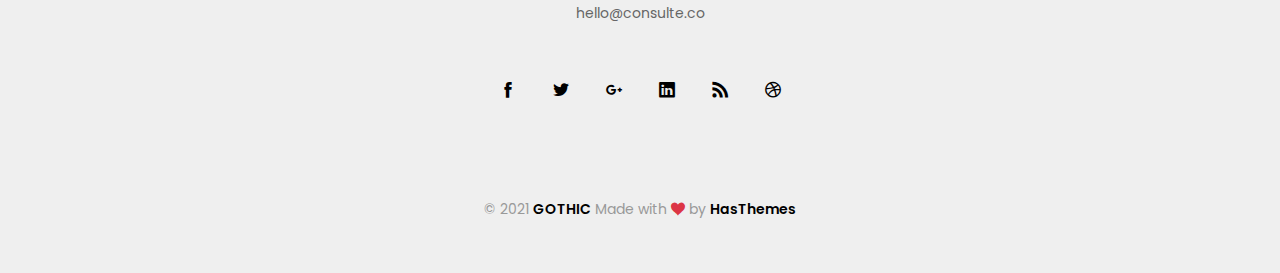
<file: project-details-2.html>
<!DOCTYPE html>
<html lang="en">


<!-- Mirrored from htmldemo.hasthemes.com/gothic/gothic/project-details by HTTrack Website Copier/3.x [XR&CO'2014], Sun, 28 Mar 2021 15:02:30 GMT -->
<!-- Added by HTTrack --><meta http-equiv="content-type" content="text/html;charset=UTF-8" /><!-- /Added by HTTrack -->
<head>
    <meta charset="UTF-8" />
    <meta name="viewport" content="width=device-width, initial-scale=1.0" />
    <title>Gothic - Architecture Bootstrap 5 HTML Template</title>
    <!-- Favicons -->
    <link rel="shortcut icon" href="assets/images/favicon.ico">


    <!-- Vendor CSS (Icon Font) -->


    <link rel="stylesheet" href="assets/css/vendor/icofont.min.css">
    <link rel="stylesheet" href="assets/css/vendor/ionicons.min.css">


    <!-- Plugins CSS (All Plugins Files) -->


    <link rel="stylesheet" href="assets/css/plugins/swiper-bundle.min.css" />
    <link rel="stylesheet" href="assets/css/plugins/animate.min.css" />
    <link rel="stylesheet" href="assets/css/plugins/aos.min.css" />
    <link rel="stylesheet" href="assets/css/plugins/nice-select.min.css" />
    <link rel="stylesheet" href="assets/css/plugins/jquery-ui.min.css" />
    <link rel="stylesheet" href="assets/css/plugins/odometer.min.css" />
    <link rel="stylesheet" href="assets/css/plugins/fancybox.min.css" />


    <!-- Main Style CSS -->


    <link rel="stylesheet" href="assets/css/style.css" />



    <!-- Use the minified version files listed below for better performance and remove the files listed above -->



    <!-- 
    <link rel="stylesheet" href="assets/css/vendor.min.css">
    <link rel="stylesheet" href="assets/css/plugins.min.css">
    <link rel="stylesheet" href="assets/css/style.min.css">  
    -->
</head>

<body>

    <!-- Header Section Start -->
    <div class="header section-fluid border-bottom">

        <!-- Header Wrapper Start -->
        <div class="header-wrapper">
            <div class="header-sticky bg-white">
                <div class="container-fluid">
                    <div class="row align-items-center">

                        <div class="col-lg-2 col-md-3 col-6">
                            <!-- Header Logo Start -->
                            <div class="header-logo">
                                <a href="index.html">
                                    <img class="fit-image" src="assets/images/logo/logo-black.png" alt="Header Logo">
                                </a>
                            </div>
                            <!-- Header Logo End -->

                        </div>

                        <div class="col-lg-8 col-md-7 d-none d-md-block">

                            <!-- Main Menu Language Wrapper Start -->
                            <div class="main-menu-language-wrapper">

                                <!-- Main Menu Start -->
                                <nav class="main-menu">
                                    <ul>
                                        <li>
                                            <a href="index.html">Home</a>
                                        </li>
                                        <li>
                                            <a class="active" href="#">Works</a>
                                            <ul class="submenu">
                                                <li><a href="project.html">Project</a></li>
                                                <li><a href="project-details.html">Project Details</a></li>
                                            </ul>
                                        </li>
                                        <li>
                                            <a href="#">News</a>
                                            <ul class="submenu">
                                                <li><a href="blog.html">Blog</a></li>
                                                <li><a href="blog-details.html">Blog Details</a></li>
                                            </ul>
                                        </li>
                                        <li>
                                            <a href="about.html">About</a>
                                        </li>
                                        <li>
                                            <a href="contact.html">Contact</a>
                                        </li>
                                    </ul>
                                </nav>
                                <!-- Main Menu End -->

                                <!-- Language Start -->
                                <div class="language d-md-none d-lg-flex">
                                    <a href="#">Eng</a>
                                    <a href="#"> <span>Fra</span></a>
                                </div>
                                <!-- Language End -->

                            </div>
                            <!-- Main Menu Language Wrapper End -->

                        </div>

                        <div class="col-lg-2 col-md-2 col-6">

                            <!-- Mobile Menu Hamburger Start -->
                            <div class="mobile-menu-hamburger">
                                <a href="javascript:void(0)">
                                    <span>Menu</span>
                                    <i class="icon ion-android-menu"></i>
                                </a>
                            </div>
                            <!-- Mobile Menu Hamburger End -->

                        </div>

                    </div>
                </div>
            </div>
        </div>
        <!-- Header Top End -->

        <!-- Mobile Menu Start -->
        <div class="mobile-menu-wrapper">
            <div class="offcanvas-overlay"></div>

            <!-- Mobile Menu Inner Start -->
            <div class="mobile-menu-inner">
                <!-- Mobile Menu Inner Top Start -->
                <div class="mobile-menu-inner-top">

                    <!-- Mobile Menu Logo Start  -->
                    <div class="logo-mobile">
                        <img src="assets/images/logo/logo-black.png" alt="Logo">
                    </div>
                    <!-- Mobile Menu Logo End -->

                    <!-- Button Close Start -->
                    <div class="offcanvas-btn-close">
                        <i class="icofont-close-line"></i>
                    </div>
                    <!-- Button Close End -->

                </div>
                <!-- Mobile Menu Inner Top End -->

                <!-- Mobile Menu Start -->
                <div class="mobile-navigation">
                    <nav>
                        <ul class="mobile-menu">
                            <li class="has-children">
                                <a href="index.html">Home</a>
                            </li>
                            <li class="has-children">
                                <a href="#">Works <i class="icofont-rounded-down" aria-hidden="true"></i></a>
                                <ul class="dropdown">
                                    <li><a href="project.html">Project</a></li>
                                    <li><a href="project-details.html">Project Details</a></li>
                                </ul>
                            </li>
                            <li class="has-children">
                                <a href="#">News <i class="icofont-rounded-down" aria-hidden="true"></i></a>
                                <ul class="dropdown">
                                    <li><a href="blog.html">Blog</a></li>
                                    <li><a href="blog-details.html">Blog Details</a></li>
                                </ul>
                            </li>
                            <li><a href="about.html">About</a></li>
                            <li><a href="contact.html">Contact</a></li>
                        </ul>
                    </nav>
                </div>
                <!-- Mobile Menu End -->
            </div>
            <!-- Mobile Menu Inner End -->
        </div>
        <!-- Mobile Menu End -->

    </div>
    <!-- Header Section End -->

    <!-- Project Banner Section Start -->
    <div class="section">
        <div class="project-banner-section">
            <div class="image">
                <img class="fit-image" src="assets/images/project/project-details/large-project.jpg" alt="Project">
            </div>
        </div>
    </div>
    <!-- Project Banner Section End -->

    <!-- Project Details Section Start -->
    <div class="section section-padding-top">
        <div class="container">
            <div class="row">
                <div class="col-lg-8 col-md-12 ms-auto me-auto">
                    <!-- Project Details Content Start -->
                    <div class="project-details-content" data-aos="fade-up" data-aos-delay="300">

                        <h1 class="project-details-title">Culture House</h1>

                        <p>The Mercedes-Benz Museum is the only museum in the world that can document in a single continuous timeline the more than 130 years of auto industry history from its very beginnings to the present day. On nine levels and covering a floor space of 16,500 square metres, the museum presents 160 vehicles and over 1,500 exhibits. As a place of innovation, it also demonstrates that history can point the way ahead</p>

                        <div class="info-boxed">
                            <ul>
                                <li><span>location</span>246 Sample Street, ABB Dist, Belgium</li>
                                <li><span>client</span>Belgium Goverment</li>
                                <li><span>date</span>2021</li>
                                <li><span>type</span>Architecture, Interior</li>
                                <li><span>Service</span>Design, Construction, Consulting</li>
                            </ul>
                        </div>

                        <h2 class="project-details-title section-padding-top">Concept</h2>

                        <p>There are many variations of passages of Lorem Ipsum available, but the majority have suffered alteration in some form, by injected humour, or randomised words which don't look even slightly believable. If you are going to use a passage of Lorem Ipsum, you need to be sure there isn't anything embarrassing hidden in the middle of text.</p>

                    </div>
                    <!-- Project Details Content End -->
                </div>
                <div class="col-12" data-aos="fade-up" data-aos-delay="400">
                    <!-- Project Details Slider Start -->
                    <div class="project-details-carousel">
                        <div class="swiper-container">
                            <div class="swiper-wrapper">
                                <div class="swiper-slide">
                                    <div class="image">
                                        <img class="fit-image" src="assets/images/project/project-details/slide-1.jpg" alt="Project Image">
                                    </div>
                                </div>
                                <div class="swiper-slide">
                                    <div class="image">
                                        <img class="fit-image" src="assets/images/project/project-details/slide-1.jpg" alt="Project Image">
                                    </div>
                                </div>
                            </div>



                            <!-- Swiper Pagination Start -->
                            <div class="swiper-pagination"></div>
                            <!-- Swiper Pagination End -->

                            <!-- Swiper Navigation Start -->
                            <div class="project-details-slider-prev swiper-button-prev"><i class="icofont-thin-left"></i></div>
                            <div class="project-details-slider-next swiper-button-next"><i class="icofont-thin-right"></i></div>
                            <!-- Swiper Navigation End -->
                        </div>
                    </div>
                    <!-- Project Details Slider End -->
                </div>
            </div>
            <!-- Project Right Content Box Start -->
            <div class="row project-right-content-box section-padding mb-n10">
                <div class="col-lg-8 mb-10 order-2 order-lg-1" data-aos="fade-up" data-aos-delay="300">
                    <!-- Project Box Image Start -->
                    <div class="project-box-image">
                        <img class="fit-image" src="assets/images/project/project-details/medium-1.jpg" alt="Project Image">
                    </div>
                    <!-- Project Box Image End -->
                </div>
                <div class="col-lg-4 mb-10 order-1 order-lg-2" data-aos="fade-up" data-aos-delay="500">
                    <!-- Project Box Inner Start -->
                    <div class="project-box-inner">
                        <div class="section-title">
                            <h2 class="text-capitalize title">Challenge</h2>
                        </div>
                        <p>One of the most successful designer solutions was the use of unifying concept for the meeting rooms through a common design theme: each of the meeting rooms is named after one of the planets of our solar system and is decorated with the relevant cosmic images.</p>
                    </div>
                    <!-- Project Box Inner End -->
                </div>
            </div>
            <!-- Project Right Content Box End -->

            <!-- Project Left Content Box Start -->
            <div class="row project-left-content-box mb-n10">
                <div class="col-lg-5 mb-10" data-aos="fade-up" data-aos-delay="300">
                    <!-- Project Box Inner Start -->
                    <div class="project-box-inner">
                        <div class="section-title">
                            <h2 class="text-capitalize title">Solution</h2>
                        </div>
                        <p>A modern engineering system with a high degree of automation was installed in the building. In order to guarantee the uninterrupted functioning of all systems and maintain a comfortable climate in the office, an additional high-power cooler was installed on the roof of the business center.</p>
                    </div>
                    <!-- Project Box Inner End -->
                </div>
                <div class="col-lg-7 mb-10" data-aos="fade-up" data-aos-delay="500">
                    <!-- Project Box Image Start -->
                    <div class="project-box-image">
                        <img class="fit-image" src="assets/images/project/project-details/medium-2.jpg" alt="Project Image">
                    </div>
                    <!-- Project Box Image End -->
                </div>
            </div>
            <!-- Project Left Content Box End -->

            <!-- Blockqute area Start -->
            <div class="row section-padding">
                <div class="col-lg-8 col-md-12 ms-auto me-auto" data-aos="fade-up" data-aos-delay="300">

                    <blockquote class="blockquote">
                        <p>“ The secret to the successful implementation of this project is simple. We just brought together the best people and understood that we were facing a task that is unique in its scale and significance. ”</p>
                        <footer class="blockquote-footer">
                            <h2 class="title-name">John Doe</h2>
                            <h4 class="title-desig">Project Director</h4>
                        </footer>
                    </blockquote>

                </div>
            </div>
            <!-- Blockqute area End -->

        </div>
    </div>
    <!-- Project Details Section End -->

    <div class="section border-top" data-aos="fade-up" data-aos-delay="300">
        <div class="container">
            <!-- New Project Section Start -->
            <div class="row">
                <div class="col-12">
                    <div class="new-project-section">
                        <a href="#"><span class="arrow icofont-rounded-left"></span> Dustin Villam, Spain</a>
                        <a href="#">Cubic House <span class="arrow icofont-rounded-right"></span></a>
                    </div>
                </div>
            </div>
            <!-- New Project Section End -->
        </div>
    </div>

    <!-- Main Footer -->
    <footer class="section section-padding-top bg-light overflow-hidden">
        <div class="container-fluid">
            <div class="row">
                <div class="col-12 text-center">
                    <!-- Footer Logo Start -->
                    <div class="footer-logo">
                        <a href="index.html"><img src="assets/images/logo/logo-black.png" alt="Logo Black" /></a>
                    </div>
                    <!-- Footer Logo End -->

                    <!-- Footer Nav Start -->
                    <ul class="footer-nav mb-n3">
                        <li class="mb-3"><a href="index.html">Home</a></li>
                        <li class="mb-3"><a href="project.html">Works</a></li>
                        <li class="mb-3"><a href="blog.html">News</a></li>
                        <li class="mb-3"><a href="about.html">About</a></li>
                        <li class="mb-3"><a href="contact.html">Contact</a></li>
                    </ul>
                    <!-- Footer Nav End -->

                    <!-- Contact Info Start -->
                    <div class="contact-info">AB Road XX, AB Floor, New York, AA 123456 <br> <a href="tel:+012-345-6789-00">(+012) 345-6789-00</a> <br> <a href="mailto:hello@consulte.co">hello@consulte.co</a></div>
                    <!-- Contact Info End -->

                    <!-- Footer Social Icons Start -->
                    <ul class="footer-social-icons social-media-link justify-content-center">
                        <li><a href="#" class="icofont-facebook"></a></li>
                        <li><a href="#" class="icofont-twitter"></a></li>
                        <li><a href="#" class="icofont-google-plus"></a></li>
                        <li><a href="#" class="icofont-linkedin"></a></li>
                        <li><a href="#" class="icofont-rss"></a></li>
                        <li><a href="#" class="icofont-dribbble"></a></li>
                    </ul>
                    <!-- Footer Social Icons End -->

                    <!-- Copyright Start -->
                    <div class="copyright">© 2021 <span>GOTHIC</span> Made with <i class="icofont-heart-alt text-danger" aria-hidden="true"></i> by <a href="https://hasthemes.com/">HasThemes</a></div>
                    <!-- Copyright End -->
                </div>
            </div>
        </div>
    </footer>
    <!-- End Main Footer -->

    <!-- Scroll Top Start -->
    <a href="#" class="scroll-top" id="scroll-top">
        <i class="arrow-top icofont-circled-up"></i>
        <i class="arrow-bottom icofont-circled-up"></i>
    </a>
    <!-- Scroll Top End -->

    <!-- Scripts -->
    <!-- Global Vendor, plugins JS -->

    <!-- Vendor JS -->
    <script src="assets/js/vendor/popper.min.js"></script>
    <script src="assets/js/vendor/bootstrap.min.js"></script>
    <script src="assets/js/vendor/jquery-3.5.1.min.js"></script>
    <script src="assets/js/vendor/jquery-migrate-3.3.0.min.js"></script>
    <script src="assets/js/vendor/modernizr-3.11.2.min.js"></script>


    <!-- Plugins JS -->
    <script src="assets/js/plugins/aos.min.js"></script>
    <script src="assets/js/plugins/countdown.min.js"></script>
    <script src="assets/js/plugins/jquery.ajaxchimp.min.js"></script>
    <script src="assets/js/plugins/jquery-ui.min.js"></script>
    <script src="assets/js/plugins/nice-select.min.js"></script>
    <script src="assets/js/plugins/swiper-bundle.min.js"></script>
    <script src="assets/js/plugins/odometer.min.js"></script>
    <script src="assets/js/plugins/isotope.min.js"></script>
    <script src="assets/js/plugins/jquery.fancybox.min.js"></script>

    <!-- Use the minified version files listed below for better performance and remove the files listed above -->


    <!-- 
<script src="assets/js/vendor.min.js"></script>
<script src="assets/js/plugins.min.js"></script> 
-->



    <!--Main JS-->
    <script src="assets/js/main.js"></script>

</body>


<!-- Mirrored from htmldemo.hasthemes.com/gothic/gothic/project-details by HTTrack Website Copier/3.x [XR&CO'2014], Sun, 28 Mar 2021 15:02:30 GMT -->
</html>
</file>
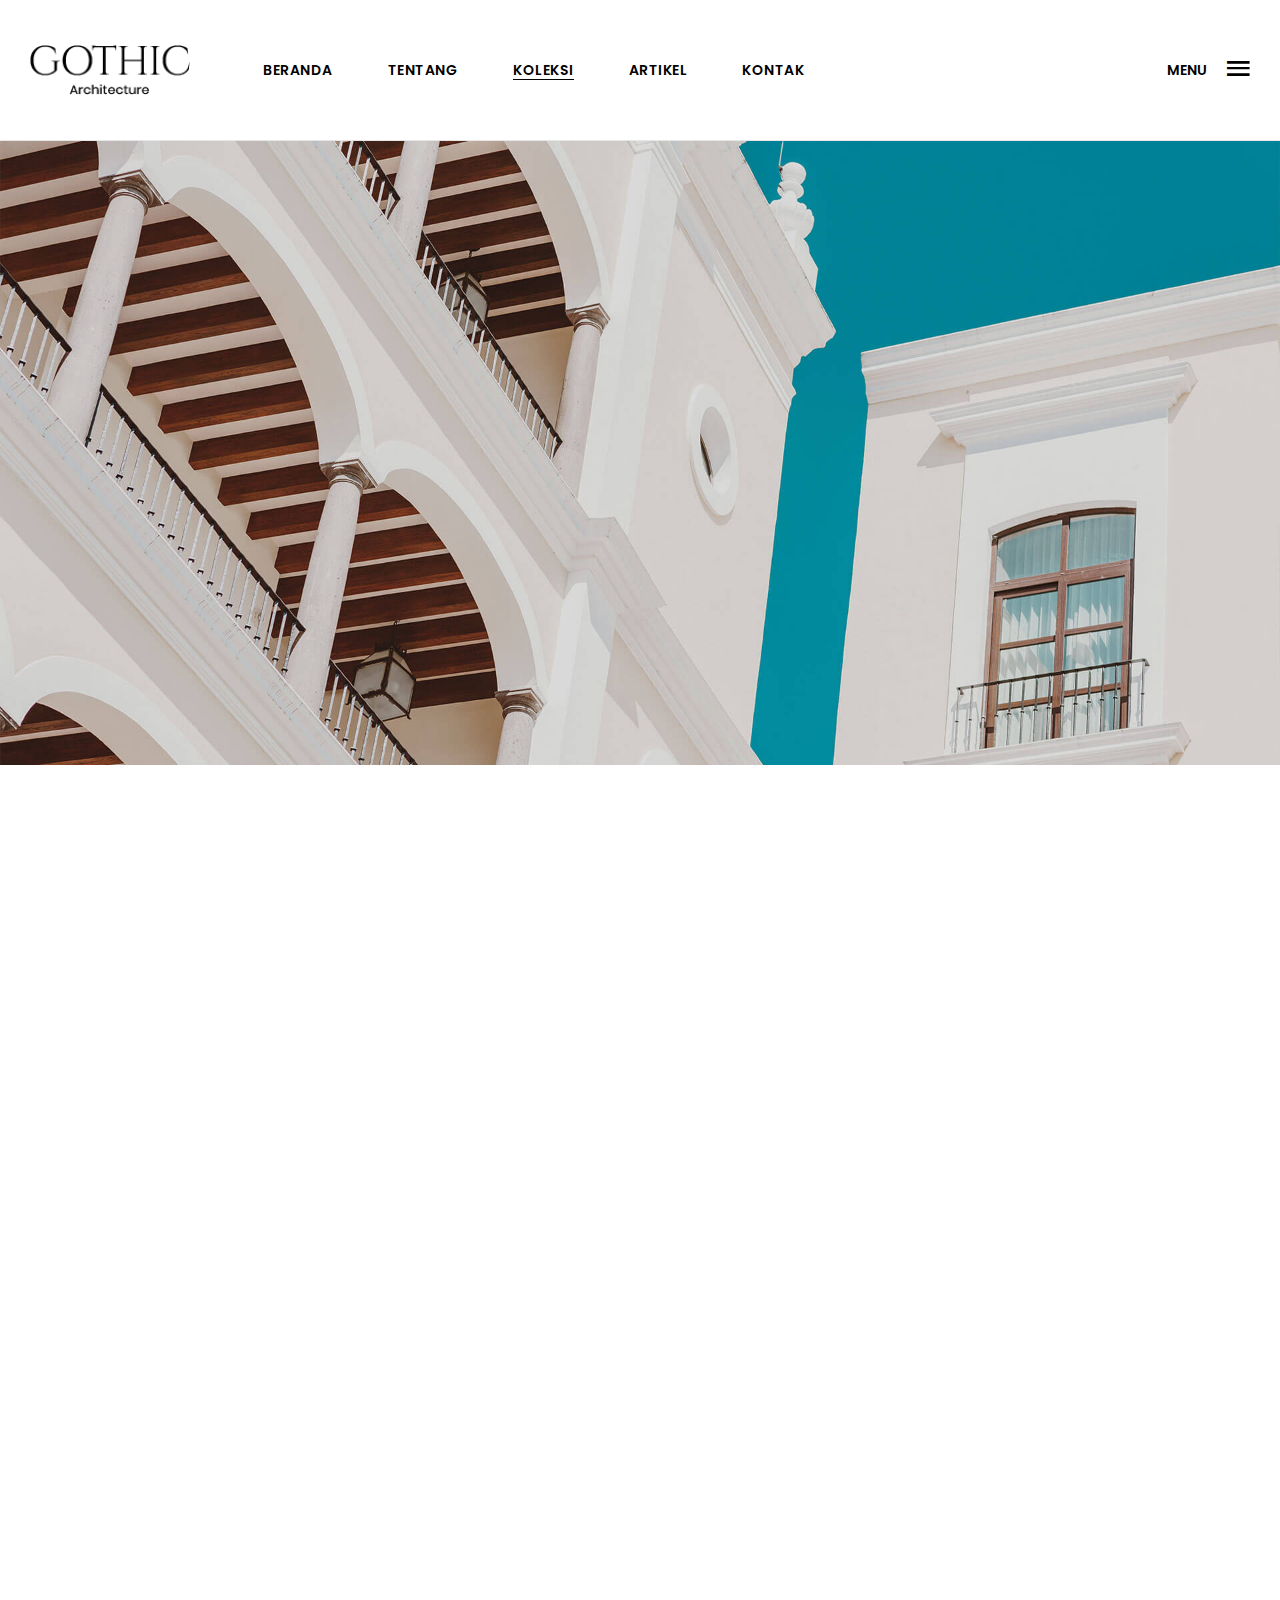
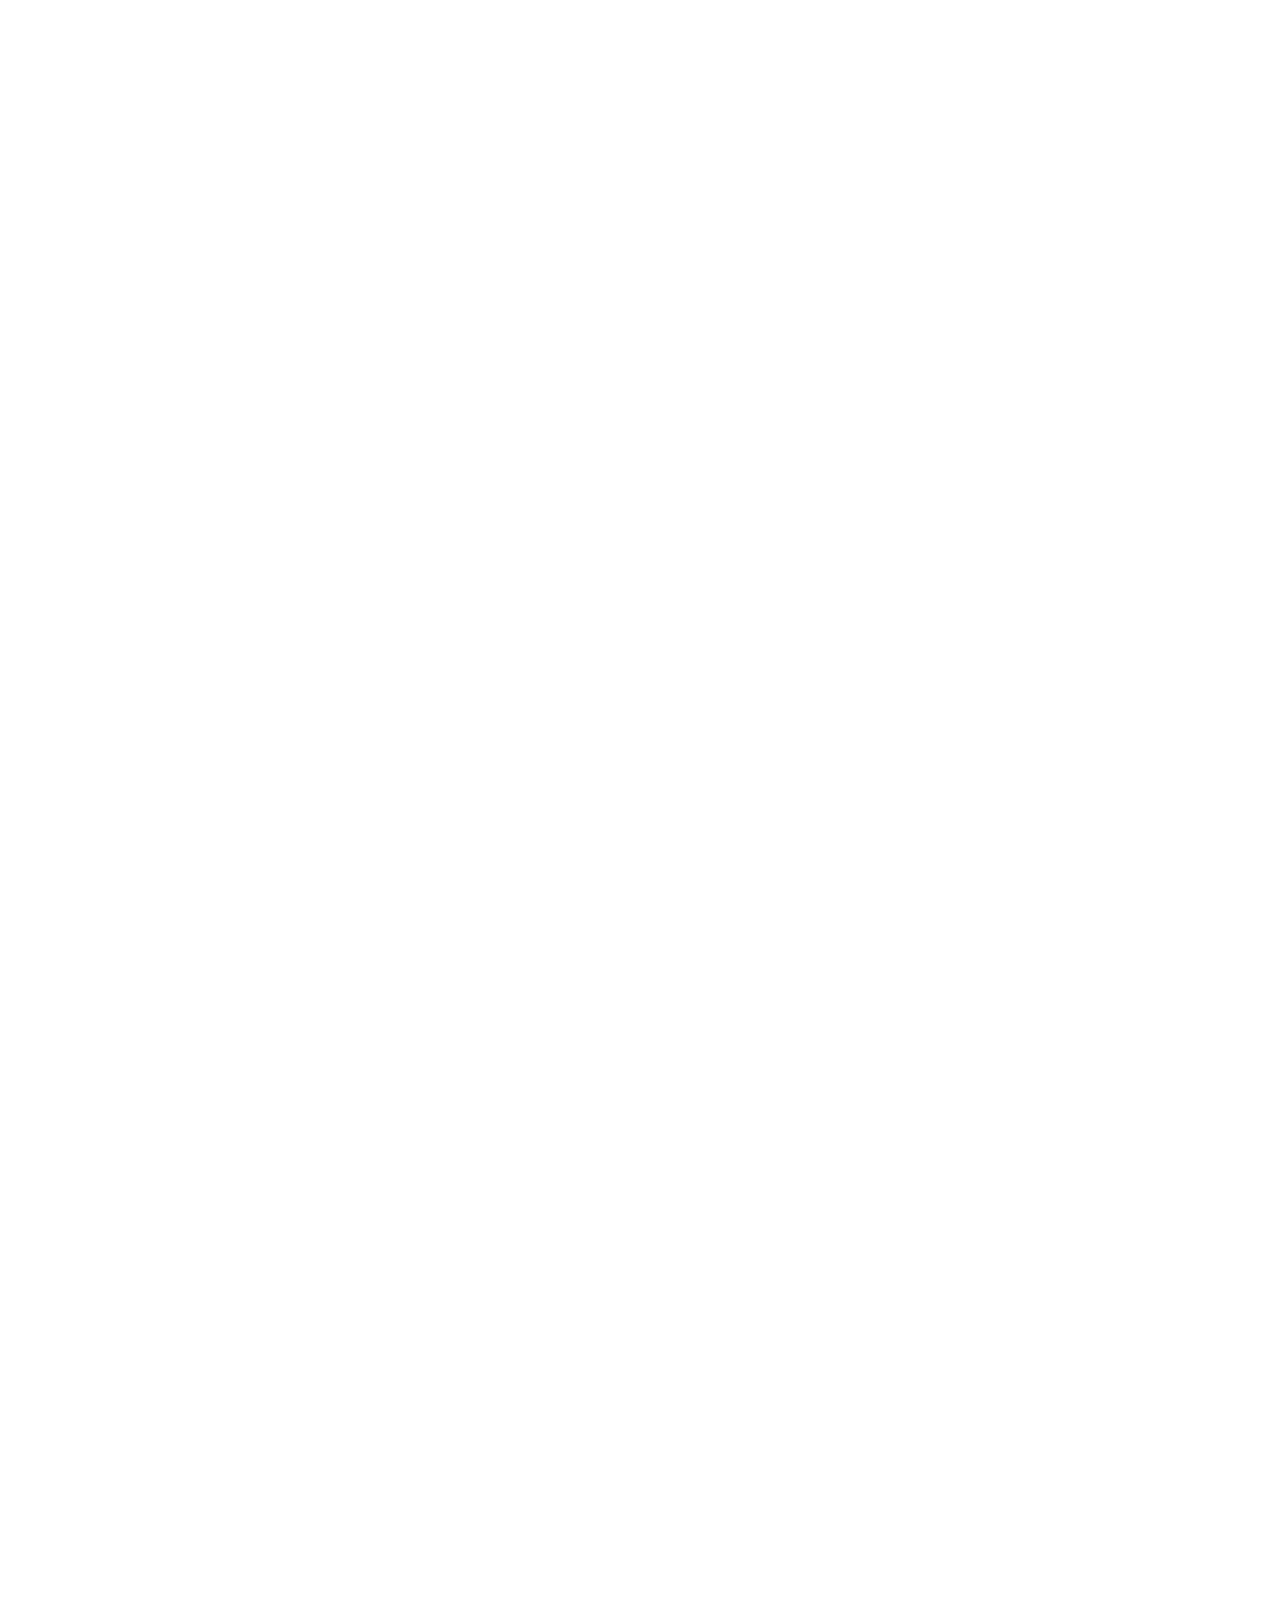
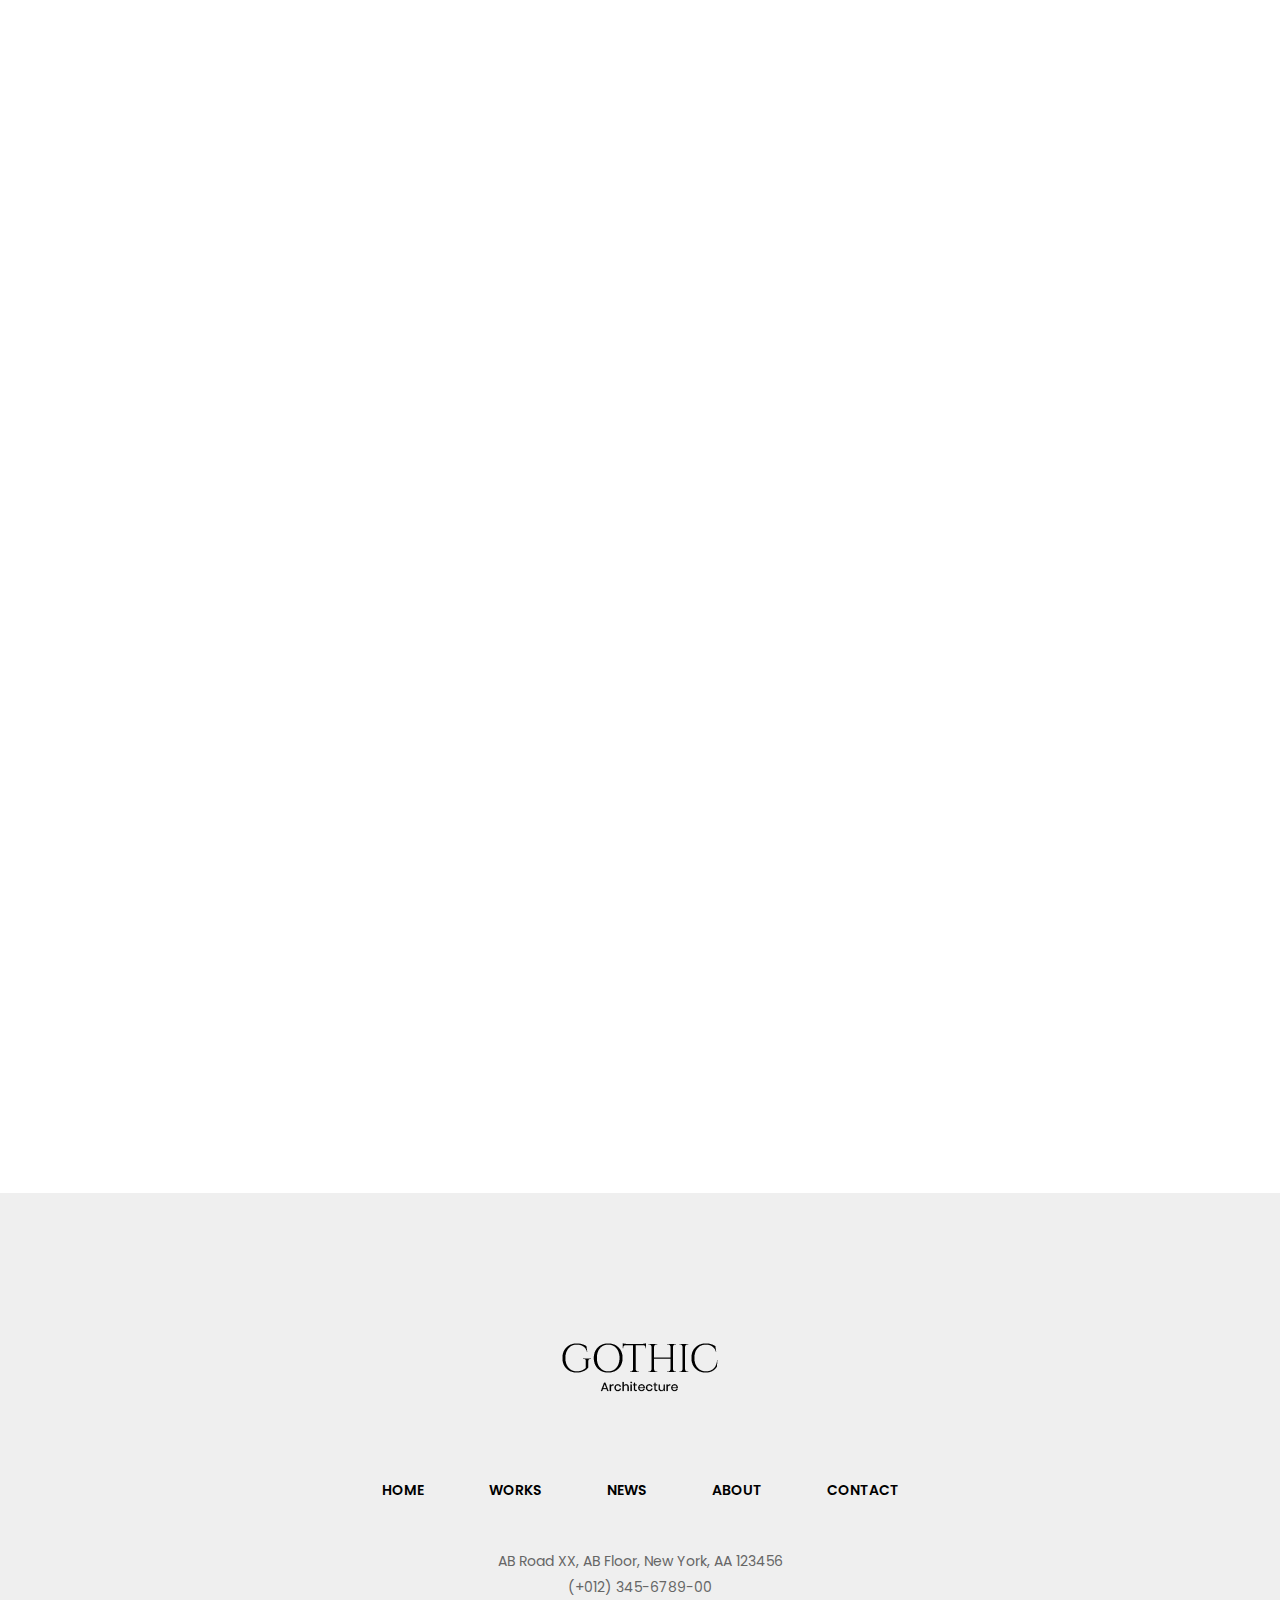
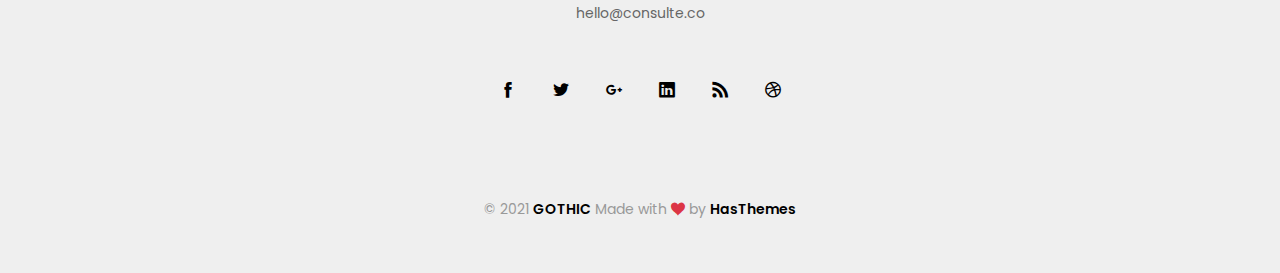
<file: project-details.html>
<!DOCTYPE html>
<html lang="en">


<!-- Mirrored from htmldemo.hasthemes.com/gothic/gothic/project-details.html by HTTrack Website Copier/3.x [XR&CO'2014], Sun, 28 Mar 2021 15:02:22 GMT -->
<!-- Added by HTTrack --><meta http-equiv="content-type" content="text/html;charset=UTF-8" /><!-- /Added by HTTrack -->
<head>
    <meta charset="UTF-8" />
    <meta name="viewport" content="width=device-width, initial-scale=1.0" />
    <title>Gothic - Architecture Bootstrap 5 HTML Template</title>
    <!-- Favicons -->
    <link rel="shortcut icon" href="assets/images/favicon.ico">


    <!-- Vendor CSS (Icon Font) -->


    <link rel="stylesheet" href="assets/css/vendor/icofont.min.css">
    <link rel="stylesheet" href="assets/css/vendor/ionicons.min.css">


    <!-- Plugins CSS (All Plugins Files) -->


    <link rel="stylesheet" href="assets/css/plugins/swiper-bundle.min.css" />
    <link rel="stylesheet" href="assets/css/plugins/animate.min.css" />
    <link rel="stylesheet" href="assets/css/plugins/aos.min.css" />
    <link rel="stylesheet" href="assets/css/plugins/nice-select.min.css" />
    <link rel="stylesheet" href="assets/css/plugins/jquery-ui.min.css" />
    <link rel="stylesheet" href="assets/css/plugins/odometer.min.css" />
    <link rel="stylesheet" href="assets/css/plugins/fancybox.min.css" />


    <!-- Main Style CSS -->


    <link rel="stylesheet" href="assets/css/style.css" />



    <!-- Use the minified version files listed below for better performance and remove the files listed above -->



    <!-- 
    <link rel="stylesheet" href="assets/css/vendor.min.css">
    <link rel="stylesheet" href="assets/css/plugins.min.css">
    <link rel="stylesheet" href="assets/css/style.min.css">  
    -->
</head>

<body>
    <!-- Header Section Start -->
    <div class="header section-fluid border-bottom">

        <!-- Header Wrapper Start -->
        <div class="header-wrapper">
            <div class="header-sticky bg-white">
                <div class="container-fluid">
                    <div class="row align-items-center">

                        <div class="col-lg-2 col-md-3 col-6">
                            <!-- Header Logo Start -->
                            <div class="header-logo">
                                <a href="index.html">
                                    <img class="fit-image" src="assets/images/logo/logo-black.png" alt="Header Logo">
                                </a>
                            </div>
                            <!-- Header Logo End -->

                        </div>

                        <div class="col-lg-8 col-md-7 d-none d-md-block">

                            <!-- Main Menu Language Wrapper Start -->
                            <div class="main-menu-language-wrapper">

                                <!-- Main Menu Start -->
                                <nav class="main-menu">
                                    <ul>
                                        <li>
                                            <a href="index.html">Beranda</a>
                                        </li>
                                        <li>
                                            <a href="about.html">Tentang</a>
                                        </li>
                                        <li>
                                            <a class="active" href="project.html">Koleksi</a>
                                        </li>
                                        <li>
                                            <a href="blog.html">Artikel</a>
                                        </li>
                                        
                                        <li>
                                            <a href="contact.html">Kontak</a>
                                        </li>
                                    </ul>
                                </nav>
                                <!-- Main Menu End -->

                            </div>
                            <!-- Main Menu Language Wrapper End -->

                        </div>

                        <div class="col-lg-2 col-md-2 col-6">

                            <!-- Mobile Menu Hamburger Start -->
                            <div class="mobile-menu-hamburger">
                                <a href="javascript:void(0)">
                                    <span>Menu</span>
                                    <i class="icon ion-android-menu"></i>
                                </a>
                            </div>
                            <!-- Mobile Menu Hamburger End -->

                        </div>

                    </div>
                </div>
            </div>
        </div>
        <!-- Header Top End -->

        <!-- Mobile Menu Start -->
        <div class="mobile-menu-wrapper">
            <div class="offcanvas-overlay"></div>

            <!-- Mobile Menu Inner Start -->
            <div class="mobile-menu-inner">
                <!-- Mobile Menu Inner Top Start -->
                <div class="mobile-menu-inner-top">

                    <!-- Mobile Menu Logo Start  -->
                    <div class="logo-mobile">
                        <img src="assets/images/logo/logo-black.png" alt="Logo">
                    </div>
                    <!-- Mobile Menu Logo End -->

                    <!-- Button Close Start -->
                    <div class="offcanvas-btn-close">
                        <i class="icofont-close-line"></i>
                    </div>
                    <!-- Button Close End -->

                </div>
                <!-- Mobile Menu Inner Top End -->

                <!-- Mobile Menu Start -->
                <div class="mobile-navigation">
                    <nav>
                        <ul class="mobile-menu">
                            <li><a href="index.html">Beranda</a></li>
                            <li><a href="about.html">Tentang</a></li>
                            <li><a href="project.html">Koleksi</a></li>
                            <li><a href="blog.html">Artikel</a></li>
                            <li><a href="contact.html">Kontak</a></li>
                        </ul>
                    </nav>
                </div>
                <!-- Mobile Menu End -->
            </div>
            <!-- Mobile Menu Inner End -->
        </div>
        <!-- Mobile Menu End -->

    </div>
    <!-- Header Section End -->

    <!-- Project Banner Section Start -->
    <div class="section">
        <div class="project-banner-section">
            <div class="image">
                <img class="fit-image" src="assets/images/project/project-details/large-project.jpg" alt="Project">
            </div>
        </div>
    </div>
    <!-- Project Banner Section End -->

    <!-- Project Details Section Start -->
    <div class="section section-padding-top">
        <div class="container">
            <div class="row">
                <div class="col-lg-8 col-md-12 ms-auto me-auto">
                    <!-- Project Details Content Start -->
                    <div class="project-details-content" data-aos="fade-up" data-aos-delay="300">

                        <h1 class="project-details-title">Culture House</h1>

                        <p>The Mercedes-Benz Museum is the only museum in the world that can document in a single continuous timeline the more than 130 years of auto industry history from its very beginnings to the present day. On nine levels and covering a floor space of 16,500 square metres, the museum presents 160 vehicles and over 1,500 exhibits. As a place of innovation, it also demonstrates that history can point the way ahead</p>

                        <div class="info-boxed">
                            <ul>
                                <li><span>location</span>246 Sample Street, ABB Dist, Belgium</li>
                                <li><span>client</span>Belgium Goverment</li>
                                <li><span>date</span>2021</li>
                                <li><span>type</span>Architecture, Interior</li>
                                <li><span>Service</span>Design, Construction, Consulting</li>
                            </ul>
                        </div>

                        <h2 class="project-details-title section-padding-top">Concept</h2>

                        <p>There are many variations of passages of Lorem Ipsum available, but the majority have suffered alteration in some form, by injected humour, or randomised words which don't look even slightly believable. If you are going to use a passage of Lorem Ipsum, you need to be sure there isn't anything embarrassing hidden in the middle of text.</p>

                    </div>
                    <!-- Project Details Content End -->
                </div>
                <div class="col-12" data-aos="fade-up" data-aos-delay="400">
                    <!-- Project Details Slider Start -->
                    <div class="project-details-carousel">
                        <div class="swiper-container">
                            <div class="swiper-wrapper">
                                <div class="swiper-slide">
                                    <div class="image">
                                        <img class="fit-image" src="assets/images/project/project-details/slide-1.jpg" alt="Project Image">
                                    </div>
                                </div>
                                <div class="swiper-slide">
                                    <div class="image">
                                        <img class="fit-image" src="assets/images/project/project-details/slide-1.jpg" alt="Project Image">
                                    </div>
                                </div>
                            </div>



                            <!-- Swiper Pagination Start -->
                            <div class="swiper-pagination"></div>
                            <!-- Swiper Pagination End -->

                            <!-- Swiper Navigation Start -->
                            <div class="project-details-slider-prev swiper-button-prev"><i class="icofont-thin-left"></i></div>
                            <div class="project-details-slider-next swiper-button-next"><i class="icofont-thin-right"></i></div>
                            <!-- Swiper Navigation End -->
                        </div>
                    </div>
                    <!-- Project Details Slider End -->
                </div>
            </div>
            <!-- Project Right Content Box Start -->
            <div class="row project-right-content-box section-padding mb-n10">
                <div class="col-lg-8 mb-10 order-2 order-lg-1" data-aos="fade-up" data-aos-delay="300">
                    <!-- Project Box Image Start -->
                    <div class="project-box-image">
                        <img class="fit-image" src="assets/images/project/project-details/medium-1.jpg" alt="Project Image">
                    </div>
                    <!-- Project Box Image End -->
                </div>
                <div class="col-lg-4 mb-10 order-1 order-lg-2" data-aos="fade-up" data-aos-delay="500">
                    <!-- Project Box Inner Start -->
                    <div class="project-box-inner">
                        <div class="section-title">
                            <h2 class="text-capitalize title">Challenge</h2>
                        </div>
                        <p>One of the most successful designer solutions was the use of unifying concept for the meeting rooms through a common design theme: each of the meeting rooms is named after one of the planets of our solar system and is decorated with the relevant cosmic images.</p>
                    </div>
                    <!-- Project Box Inner End -->
                </div>
            </div>
            <!-- Project Right Content Box End -->

            <!-- Project Left Content Box Start -->
            <div class="row project-left-content-box mb-n10">
                <div class="col-lg-5 mb-10" data-aos="fade-up" data-aos-delay="300">
                    <!-- Project Box Inner Start -->
                    <div class="project-box-inner">
                        <div class="section-title">
                            <h2 class="text-capitalize title">Solution</h2>
                        </div>
                        <p>A modern engineering system with a high degree of automation was installed in the building. In order to guarantee the uninterrupted functioning of all systems and maintain a comfortable climate in the office, an additional high-power cooler was installed on the roof of the business center.</p>
                    </div>
                    <!-- Project Box Inner End -->
                </div>
                <div class="col-lg-7 mb-10" data-aos="fade-up" data-aos-delay="500">
                    <!-- Project Box Image Start -->
                    <div class="project-box-image">
                        <img class="fit-image" src="assets/images/project/project-details/medium-2.jpg" alt="Project Image">
                    </div>
                    <!-- Project Box Image End -->
                </div>
            </div>
            <!-- Project Left Content Box End -->

            <!-- Blockqute area Start -->
            <div class="row section-padding">
                <div class="col-lg-8 col-md-12 ms-auto me-auto" data-aos="fade-up" data-aos-delay="300">

                    <blockquote class="blockquote">
                        <p>“ The secret to the successful implementation of this project is simple. We just brought together the best people and understood that we were facing a task that is unique in its scale and significance. ”</p>
                        <footer class="blockquote-footer">
                            <h2 class="title-name">John Doe</h2>
                            <h4 class="title-desig">Project Director</h4>
                        </footer>
                    </blockquote>

                </div>
            </div>
            <!-- Blockqute area End -->

        </div>
    </div>
    <!-- Project Details Section End -->

    <div class="section border-top" data-aos="fade-up" data-aos-delay="300">
        <div class="container">
            <!-- New Project Section Start -->
            <div class="row">
                <div class="col-12">
                    <div class="new-project-section">
                        <a href="#"><span class="arrow icofont-rounded-left"></span> Dustin Villam, Spain</a>
                        <a href="#">Cubic House <span class="arrow icofont-rounded-right"></span></a>
                    </div>
                </div>
            </div>
            <!-- New Project Section End -->
        </div>
    </div>

    <!-- Main Footer -->
    <footer class="section section-padding-top bg-light overflow-hidden">
        <div class="container-fluid">
            <div class="row">
                <div class="col-12 text-center">
                    <!-- Footer Logo Start -->
                    <div class="footer-logo">
                        <a href="index.html"><img src="assets/images/logo/logo-black.png" alt="Logo Black" /></a>
                    </div>
                    <!-- Footer Logo End -->

                    <!-- Footer Nav Start -->
                    <ul class="footer-nav mb-n3">
                        <li class="mb-3"><a href="index.html">Home</a></li>
                        <li class="mb-3"><a href="project.html">Works</a></li>
                        <li class="mb-3"><a href="blog.html">News</a></li>
                        <li class="mb-3"><a href="about.html">About</a></li>
                        <li class="mb-3"><a href="contact.html">Contact</a></li>
                    </ul>
                    <!-- Footer Nav End -->

                    <!-- Contact Info Start -->
                    <div class="contact-info">AB Road XX, AB Floor, New York, AA 123456 <br> <a href="tel:+012-345-6789-00">(+012) 345-6789-00</a> <br> <a href="mailto:hello@consulte.co">hello@consulte.co</a></div>
                    <!-- Contact Info End -->

                    <!-- Footer Social Icons Start -->
                    <ul class="footer-social-icons social-media-link justify-content-center">
                        <li><a href="#" class="icofont-facebook"></a></li>
                        <li><a href="#" class="icofont-twitter"></a></li>
                        <li><a href="#" class="icofont-google-plus"></a></li>
                        <li><a href="#" class="icofont-linkedin"></a></li>
                        <li><a href="#" class="icofont-rss"></a></li>
                        <li><a href="#" class="icofont-dribbble"></a></li>
                    </ul>
                    <!-- Footer Social Icons End -->

                    <!-- Copyright Start -->
                    <div class="copyright">© 2021 <span>GOTHIC</span> Made with <i class="icofont-heart-alt text-danger" aria-hidden="true"></i> by <a href="https://hasthemes.com/">HasThemes</a></div>
                    <!-- Copyright End -->
                </div>
            </div>
        </div>
    </footer>
    <!-- End Main Footer -->

    <!-- Scroll Top Start -->
    <a href="#" class="scroll-top" id="scroll-top">
        <i class="arrow-top icofont-circled-up"></i>
        <i class="arrow-bottom icofont-circled-up"></i>
    </a>
    <!-- Scroll Top End -->

    <!-- Scripts -->
    <!-- Global Vendor, plugins JS -->

    <!-- Vendor JS -->
    <script src="assets/js/vendor/popper.min.js"></script>
    <script src="assets/js/vendor/bootstrap.min.js"></script>
    <script src="assets/js/vendor/jquery-3.5.1.min.js"></script>
    <script src="assets/js/vendor/jquery-migrate-3.3.0.min.js"></script>
    <script src="assets/js/vendor/modernizr-3.11.2.min.js"></script>


    <!-- Plugins JS -->
    <script src="assets/js/plugins/aos.min.js"></script>
    <script src="assets/js/plugins/countdown.min.js"></script>
    <script src="assets/js/plugins/jquery.ajaxchimp.min.js"></script>
    <script src="assets/js/plugins/jquery-ui.min.js"></script>
    <script src="assets/js/plugins/nice-select.min.js"></script>
    <script src="assets/js/plugins/swiper-bundle.min.js"></script>
    <script src="assets/js/plugins/odometer.min.js"></script>
    <script src="assets/js/plugins/isotope.min.js"></script>
    <script src="assets/js/plugins/jquery.fancybox.min.js"></script>

    <!-- Use the minified version files listed below for better performance and remove the files listed above -->


    <!-- 
<script src="assets/js/vendor.min.js"></script>
<script src="assets/js/plugins.min.js"></script> 
-->



    <!--Main JS-->
    <script src="assets/js/main.js"></script>

</body>


<!-- Mirrored from htmldemo.hasthemes.com/gothic/gothic/project-details.html by HTTrack Website Copier/3.x [XR&CO'2014], Sun, 28 Mar 2021 15:02:24 GMT -->
</html>
</file>
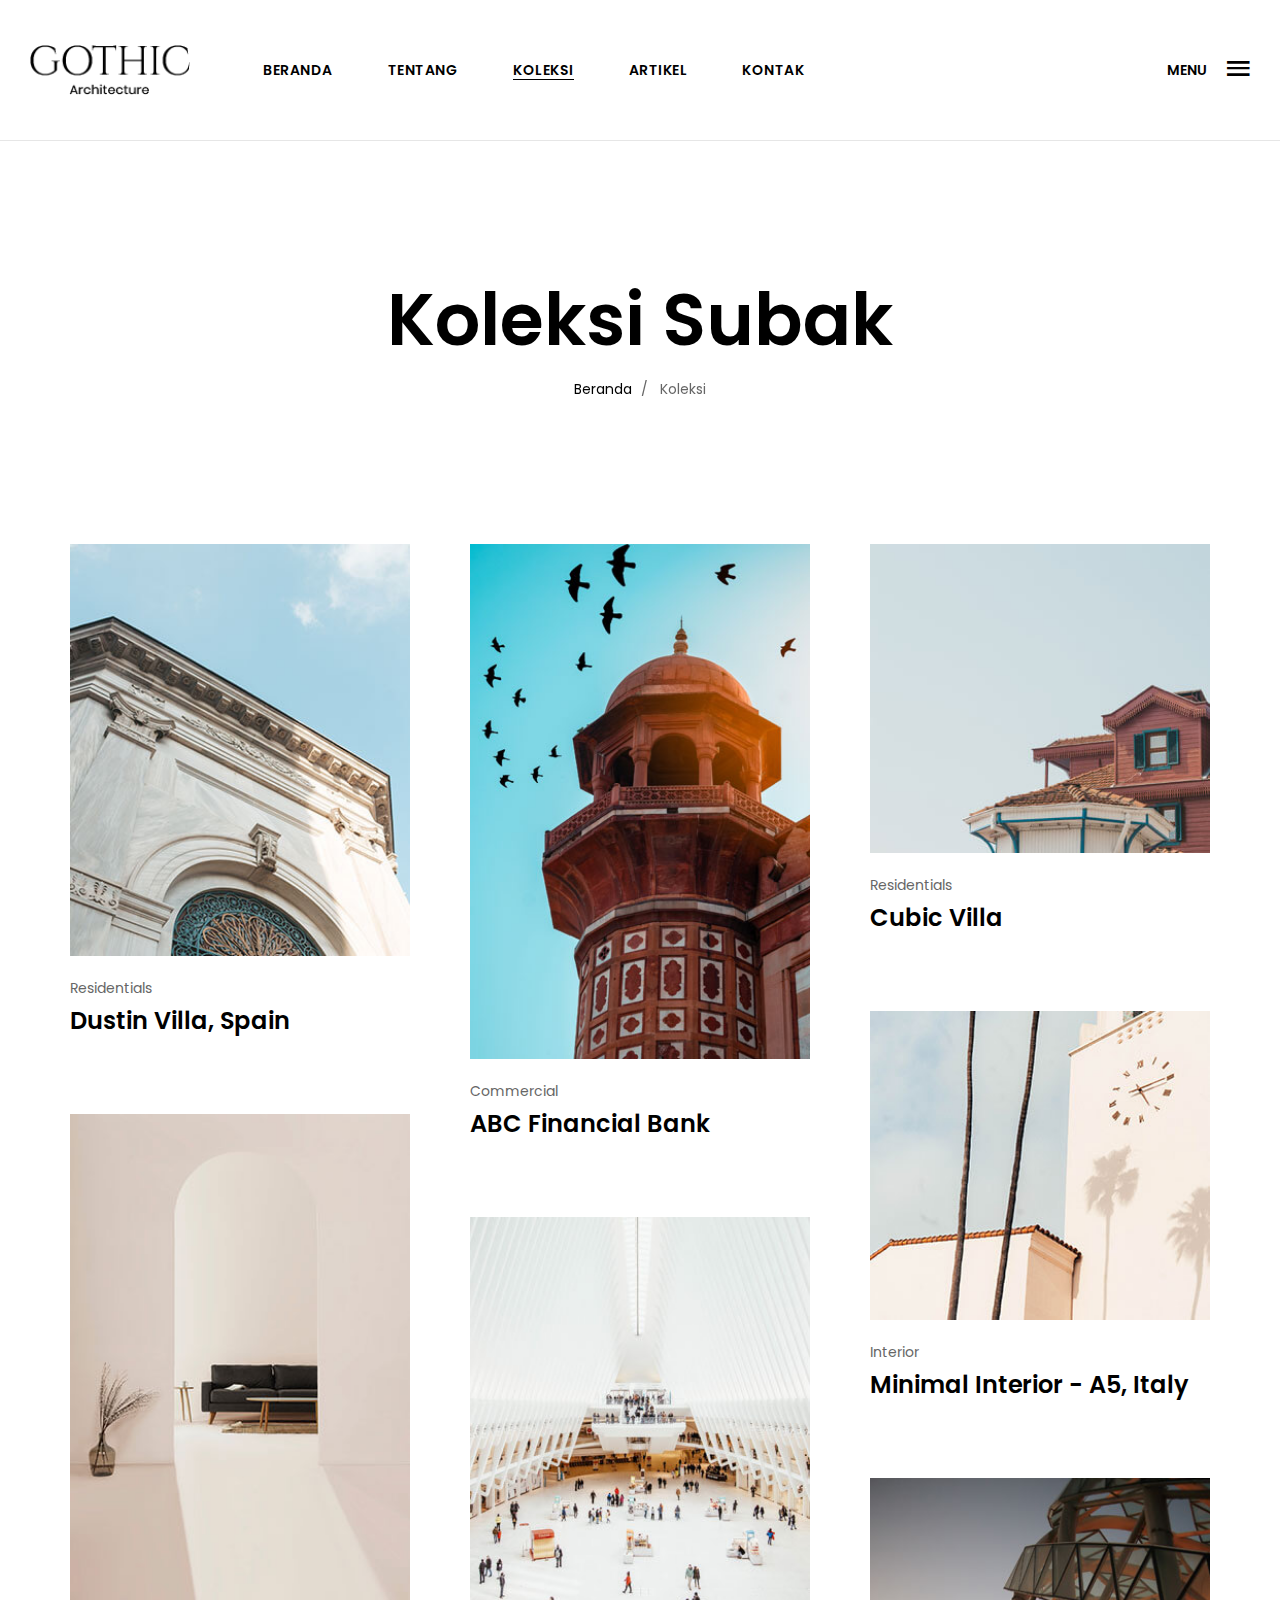
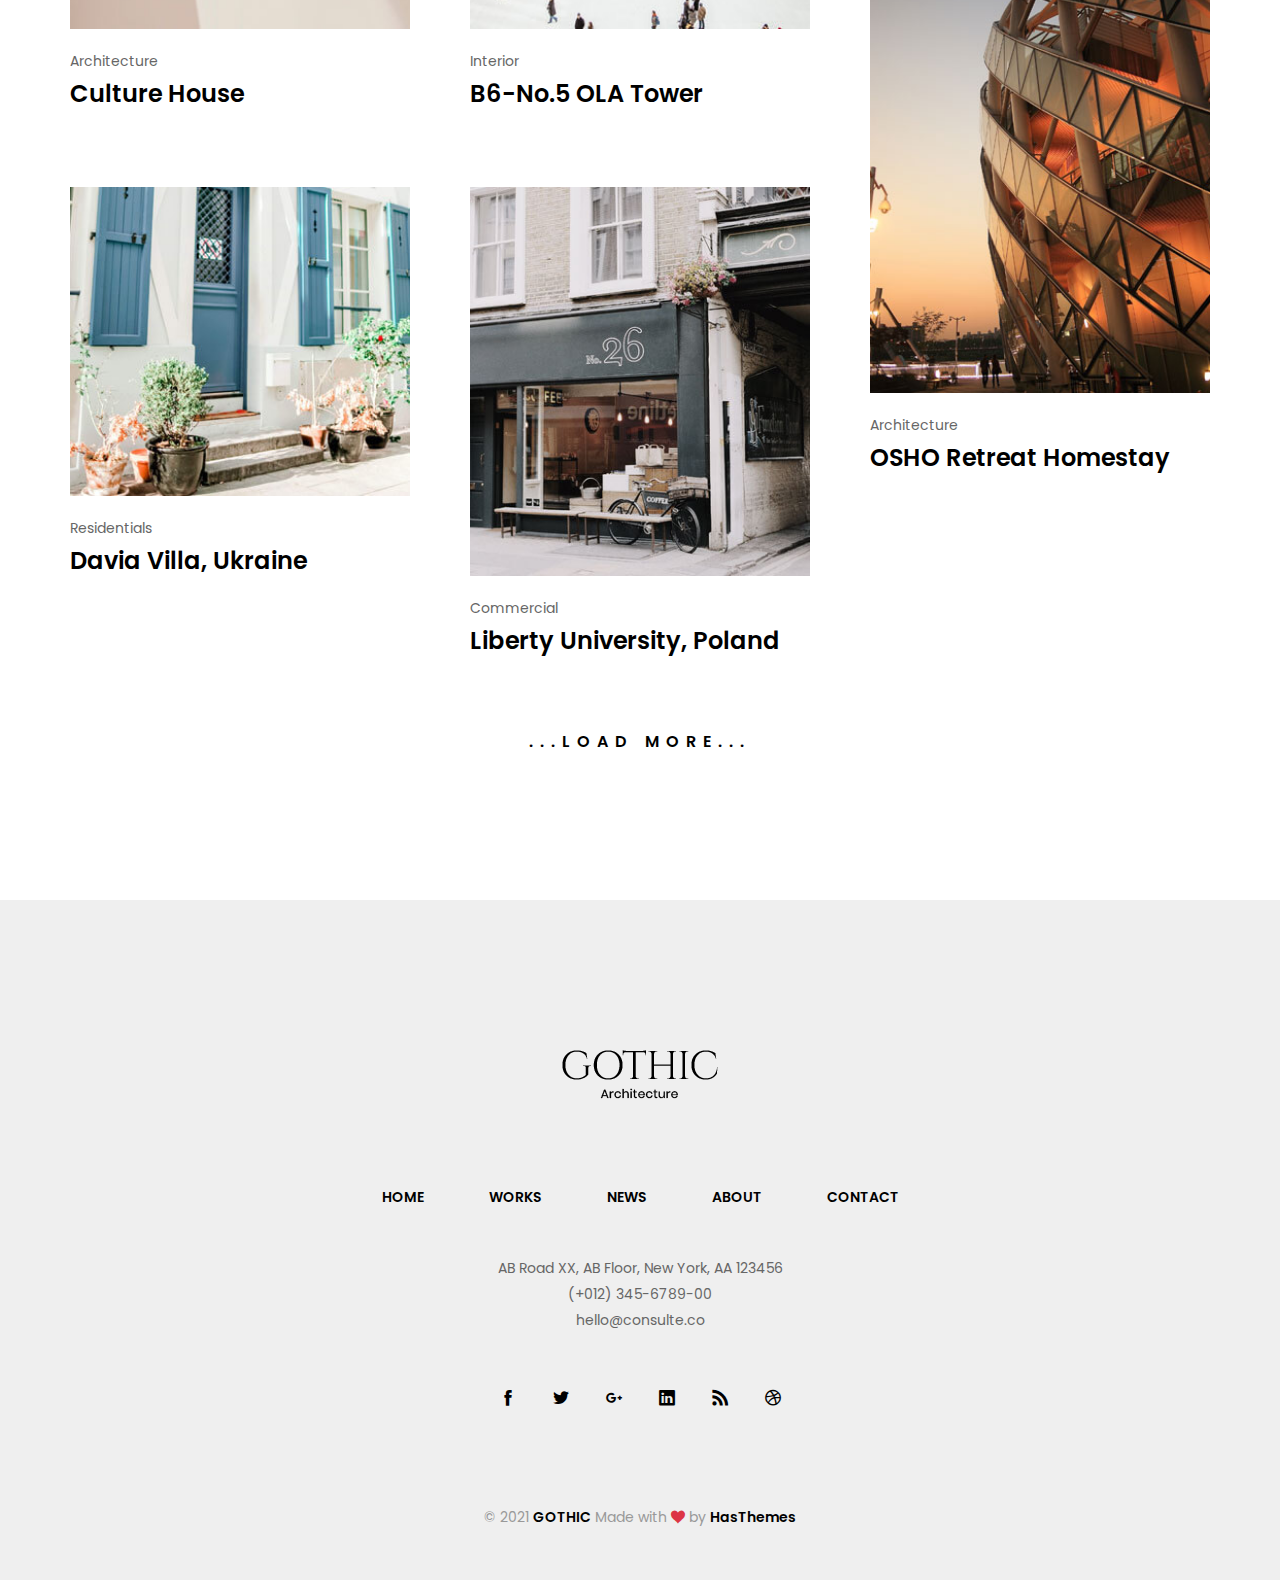
<file: project.html>
<!DOCTYPE html>
<html lang="en">


<!-- Mirrored from htmldemo.hasthemes.com/gothic/gothic/project.html by HTTrack Website Copier/3.x [XR&CO'2014], Sun, 28 Mar 2021 15:02:17 GMT -->
<!-- Added by HTTrack --><meta http-equiv="content-type" content="text/html;charset=UTF-8" /><!-- /Added by HTTrack -->
<head>
    <meta charset="UTF-8" />
    <meta name="viewport" content="width=device-width, initial-scale=1.0" />
    <title>Gothic - Architecture Bootstrap 5 HTML Template</title>
    <!-- Favicons -->
    <link rel="shortcut icon" href="assets/images/favicon.ico">


    <!-- Vendor CSS (Icon Font) -->


    <link rel="stylesheet" href="assets/css/vendor/icofont.min.css">
    <link rel="stylesheet" href="assets/css/vendor/ionicons.min.css">


    <!-- Plugins CSS (All Plugins Files) -->


    <link rel="stylesheet" href="assets/css/plugins/swiper-bundle.min.css" />
    <link rel="stylesheet" href="assets/css/plugins/animate.min.css" />
    <link rel="stylesheet" href="assets/css/plugins/aos.min.css" />
    <link rel="stylesheet" href="assets/css/plugins/nice-select.min.css" />
    <link rel="stylesheet" href="assets/css/plugins/jquery-ui.min.css" />
    <link rel="stylesheet" href="assets/css/plugins/odometer.min.css" />
    <link rel="stylesheet" href="assets/css/plugins/fancybox.min.css" />


    <!-- Main Style CSS -->


    <link rel="stylesheet" href="assets/css/style.css" />



    <!-- Use the minified version files listed below for better performance and remove the files listed above -->



    <!-- 
    <link rel="stylesheet" href="assets/css/vendor.min.css">
    <link rel="stylesheet" href="assets/css/plugins.min.css">
    <link rel="stylesheet" href="assets/css/style.min.css">  
    -->
</head>

<body>
    <!-- Header Section Start -->
    <div class="header section-fluid border-bottom">

        <!-- Header Wrapper Start -->
        <div class="header-wrapper">
            <div class="header-sticky bg-white">
                <div class="container-fluid">
                    <div class="row align-items-center">

                        <div class="col-lg-2 col-md-3 col-6">
                            <!-- Header Logo Start -->
                            <div class="header-logo">
                                <a href="index.html">
                                    <img class="fit-image" src="assets/images/logo/logo-black.png" alt="Header Logo">
                                </a>
                            </div>
                            <!-- Header Logo End -->

                        </div>

                        <div class="col-lg-8 col-md-7 d-none d-md-block">

                            <!-- Main Menu Language Wrapper Start -->
                            <div class="main-menu-language-wrapper">

                                <!-- Main Menu Start -->
                                <nav class="main-menu">
                                    <ul>
                                        <li>
                                            <a href="index.html">Beranda</a>
                                        </li>
                                        <li>
                                            <a href="about.html">Tentang</a>
                                        </li>
                                        <li>
                                            <a class="active" href="project.html">Koleksi</a>
                                        </li>
                                        <li>
                                            <a href="blog.html">Artikel</a>
                                        </li>
                                        
                                        <li>
                                            <a href="contact.html">Kontak</a>
                                        </li>
                                    </ul>
                                </nav>
                                <!-- Main Menu End -->

                            </div>
                            <!-- Main Menu Language Wrapper End -->

                        </div>

                        <div class="col-lg-2 col-md-2 col-6">

                            <!-- Mobile Menu Hamburger Start -->
                            <div class="mobile-menu-hamburger">
                                <a href="javascript:void(0)">
                                    <span>Menu</span>
                                    <i class="icon ion-android-menu"></i>
                                </a>
                            </div>
                            <!-- Mobile Menu Hamburger End -->

                        </div>

                    </div>
                </div>
            </div>
        </div>
        <!-- Header Top End -->

        <!-- Mobile Menu Start -->
        <div class="mobile-menu-wrapper">
            <div class="offcanvas-overlay"></div>

            <!-- Mobile Menu Inner Start -->
            <div class="mobile-menu-inner">
                <!-- Mobile Menu Inner Top Start -->
                <div class="mobile-menu-inner-top">

                    <!-- Mobile Menu Logo Start  -->
                    <div class="logo-mobile">
                        <img src="assets/images/logo/logo-black.png" alt="Logo">
                    </div>
                    <!-- Mobile Menu Logo End -->

                    <!-- Button Close Start -->
                    <div class="offcanvas-btn-close">
                        <i class="icofont-close-line"></i>
                    </div>
                    <!-- Button Close End -->

                </div>
                <!-- Mobile Menu Inner Top End -->

                <!-- Mobile Menu Start -->
                <div class="mobile-navigation">
                    <nav>
                        <ul class="mobile-menu">
                            <li><a href="index.html">Beranda</a></li>
                            <li><a href="about.html">Tentang</a></li>
                            <li><a href="project.html">Koleksi</a></li>
                            <li><a href="blog.html">Artikel</a></li>
                            <li><a href="contact.html">Kontak</a></li>
                        </ul>
                    </nav>
                </div>
                <!-- Mobile Menu End -->
            </div>
            <!-- Mobile Menu Inner End -->
        </div>
        <!-- Mobile Menu End -->

    </div>
    <!-- Header Section End -->

    <!-- Breadcrumb Section Start -->
    <div class="section section-padding">
        <div class="container">
            <div class="row">
                <div class="col-12" data-aos="fade-up" data-aos-delay="300">

                    <!-- breadcrumb Wrapper Start -->
                    <div class="breadcrumb-wrapper">
                        <!-- Bread Title Start -->
                        <div class="bread-title">
                            <h1 class="title">Koleksi Subak</h1>
                        </div>
                        <!-- Bread Title End -->

                        <!-- Post Meta Start -->
                        <ul class="post-meta">
                            <li><a href="index.html">Beranda</a></li>
                            <li>Koleksi</li>
                        </ul>
                        <!-- Post Meta End -->
                    </div>
                    <!-- breadcrumb Wrapper End -->

                </div>
            </div>

        </div>
    </div>
    <!-- Breadcrumb Section End -->

    <!-- Project Section Start Here -->
    <div class="section project-masonry-section">
        <div class="container">
            <div class="row mt-n2">

                <!-- project Menu Start -->
                <!-- <div class="messonry-button text-center mb-10">
                    <button data-filter="*" class="is-checked port-filter">All</button>
                    <button data-filter=".cat-1" class="port-filter">Residentials</button>
                    <button data-filter=".cat-2" class="port-filter">Commercials</button>
                    <button data-filter=".cat-3" class="port-filter">Architecture</button>
                    <button data-filter=".cat-4" class="port-filter">Interior</button>
                </div> -->
                <!-- project Menu End -->

            </div>

            <div class="row row-cols-lg-3 row-cols-md-2 row-cols-sm-1  mesonry-list">

                <div class="resizer col"></div>

                <!-- Single project Start -->
                <div class="col cat-2 cat-3 cat-4 mb-10">
                    <div class="single-project-wrap">
                        <div class="project-thumb position-relative m-0">
                            <a class="image" href="project-details.html">
                                <img src="assets/images/gallery/2.jpg" alt="project Image">
                            </a>
                        </div>
                        <div class="inner-content">
                            <div class="sub-title">Residentials</div>
                            <h4 class="title"><a href="project-details.html">Dustin Villa, Spain</a></h4>
                        </div>
                    </div>
                </div>
                <!-- Single project End -->

                <!-- Single project Start -->
                <div class="col cat-2 cat-3 cat-4 mb-10">
                    <div class="single-project-wrap">
                        <div class="project-thumb position-relative m-0">
                            <a class="image" href="project-details.html">
                                <img src="assets/images/gallery/3.jpg" alt="project Image">
                            </a>
                        </div>
                        <div class="inner-content">
                            <div class="sub-title">Commercial</div>
                            <h4 class="title"><a href="project-details.html">ABC Financial Bank</a></h4>
                        </div>
                    </div>
                </div>
                <!-- Single project End -->

                <!-- Single project Start -->
                <div class="col cat-1 cat-2 mb-10">
                    <div class="single-project-wrap">
                        <div class="project-thumb position-relative m-0">
                            <a class="image" href="project-details.html">
                                <img src="assets/images/gallery/4.jpg" alt="project Image">
                            </a>
                        </div>
                        <div class="inner-content">
                            <div class="sub-title">Residentials</div>
                            <h4 class="title"><a href="project-details.html">Cubic Villa</a></h4>
                        </div>
                    </div>
                </div>
                <!-- Single project End -->

                <!-- Single project Start -->
                <div class="col cat-4 cat-3 mb-10">
                    <div class="single-project-wrap">
                        <div class="project-thumb position-relative m-0">
                            <a class="image" href="project-details.html">
                                <img src="assets/images/gallery/5.jpg" alt="project Image">
                            </a>
                        </div>
                        <div class="inner-content">
                            <div class="sub-title">Interior</div>
                            <h4 class="title"><a href="project-details.html">Minimal Interior - A5, Italy</a></h4>
                        </div>
                    </div>
                </div>
                <!-- Single project End -->

                <!-- Single project Start -->
                <div class="col cat-2 cat-1 mb-10">
                    <div class="single-project-wrap">
                        <div class="project-thumb position-relative m-0">
                            <a class="image" href="project-details.html">
                                <img src="assets/images/gallery/6.jpg" alt="project Image">
                            </a>
                        </div>
                        <div class="inner-content">
                            <div class="sub-title">Architecture</div>
                            <h4 class="title"><a href="project-details.html">Culture House</a></h4>
                        </div>
                    </div>
                </div>
                <!-- Single project End -->

                <!-- Single project Start -->
                <div class="col cat-1 cat-4 mb-10">
                    <div class="single-project-wrap">
                        <div class="project-thumb position-relative m-0">
                            <a class="image" href="project-details.html">
                                <img src="assets/images/gallery/7.jpg" alt="project Image">
                            </a>
                        </div>
                        <div class="inner-content">
                            <div class="sub-title">Interior</div>
                            <h4 class="title"><a href="project-details.html">B6-No.5 OLA Tower</a></h4>
                        </div>
                    </div>
                </div>
                <!-- Single project End -->

                <!-- Single project Start -->
                <div class="col cat-1 cat-3 mb-10">
                    <div class="single-project-wrap">
                        <div class="project-thumb position-relative m-0">
                            <a class="image" href="project-details.html">
                                <img src="assets/images/gallery/8.jpg" alt="project Image">
                            </a>
                        </div>
                        <div class="inner-content">
                            <div class="sub-title">Architecture</div>
                            <h4 class="title"><a href="project-details.html">OSHO Retreat Homestay</a></h4>
                        </div>
                    </div>
                </div>
                <!-- Single project End -->

                <!-- Single project Start -->
                <div class="col cat-2 cat-4 mb-10">
                    <div class="single-project-wrap">
                        <div class="project-thumb position-relative m-0">
                            <a class="image" href="project-details.html">
                                <img src="assets/images/gallery/9.jpg" alt="project Image">
                            </a>
                        </div>
                        <div class="inner-content">
                            <div class="sub-title">Residentials</div>
                            <h4 class="title"><a href="project-details.html">Davia Villa, Ukraine</a></h4>
                        </div>
                    </div>
                </div>
                <!-- Single project End -->

                <!-- Single project Start -->
                <div class="col cat-1 cat-3 mb-10">
                    <div class="single-project-wrap">
                        <div class="project-thumb position-relative m-0">
                            <a class="image" href="project-details.html">
                                <img src="assets/images/gallery/10.jpg" alt="project Image">
                            </a>
                        </div>
                        <div class="inner-content">
                            <div class="sub-title">Commercial</div>
                            <h4 class="title"><a href="project-details.html">Liberty University, Poland</a></h4>
                        </div>
                    </div>
                </div>
                <!-- Single project End -->

            </div>

            <div class="row section-padding-bottom">
                <div class="col-12">

                    <!-- Load More Start -->
                    <div class="load-more text-center">
                        <a href="#">...Load more...</a>
                    </div>
                    <!-- Load More End -->

                </div>
            </div>

        </div>
    </div>
    <!-- project Section End Here -->

    <!-- Main Footer -->
    <footer class="section section-padding-top bg-light overflow-hidden">
        <div class="container-fluid">
            <div class="row">
                <div class="col-12 text-center">
                    <!-- Footer Logo Start -->
                    <div class="footer-logo">
                        <a href="index.html"><img src="assets/images/logo/logo-black.png" alt="Logo Black" /></a>
                    </div>
                    <!-- Footer Logo End -->

                    <!-- Footer Nav Start -->
                    <ul class="footer-nav mb-n3">
                        <li class="mb-3"><a href="index.html">Home</a></li>
                        <li class="mb-3"><a href="project.html">Works</a></li>
                        <li class="mb-3"><a href="blog.html">News</a></li>
                        <li class="mb-3"><a href="about.html">About</a></li>
                        <li class="mb-3"><a href="contact.html">Contact</a></li>
                    </ul>
                    <!-- Footer Nav End -->

                    <!-- Contact Info Start -->
                    <div class="contact-info">AB Road XX, AB Floor, New York, AA 123456 <br> <a href="tel:+012-345-6789-00">(+012) 345-6789-00</a> <br> <a href="mailto:hello@consulte.co">hello@consulte.co</a></div>
                    <!-- Contact Info End -->

                    <!-- Footer Social Icons Start -->
                    <ul class="footer-social-icons social-media-link justify-content-center">
                        <li><a href="#" class="icofont-facebook"></a></li>
                        <li><a href="#" class="icofont-twitter"></a></li>
                        <li><a href="#" class="icofont-google-plus"></a></li>
                        <li><a href="#" class="icofont-linkedin"></a></li>
                        <li><a href="#" class="icofont-rss"></a></li>
                        <li><a href="#" class="icofont-dribbble"></a></li>
                    </ul>
                    <!-- Footer Social Icons End -->

                    <!-- Copyright Start -->
                    <div class="copyright">© 2021 <span>GOTHIC</span> Made with <i class="icofont-heart-alt text-danger" aria-hidden="true"></i> by <a href="https://hasthemes.com/">HasThemes</a></div>
                    <!-- Copyright End -->
                </div>
            </div>
        </div>
    </footer>
    <!-- End Main Footer -->

    <!-- Scroll Top Start -->
    <a href="#" class="scroll-top" id="scroll-top">
        <i class="arrow-top icofont-circled-up"></i>
        <i class="arrow-bottom icofont-circled-up"></i>
    </a>
    <!-- Scroll Top End -->

    <!-- Scripts -->
    <!-- Global Vendor, plugins JS -->

    <!-- Vendor JS -->
    <script src="assets/js/vendor/popper.min.js"></script>
    <script src="assets/js/vendor/bootstrap.min.js"></script>
    <script src="assets/js/vendor/jquery-3.5.1.min.js"></script>
    <script src="assets/js/vendor/jquery-migrate-3.3.0.min.js"></script>
    <script src="assets/js/vendor/modernizr-3.11.2.min.js"></script>


    <!-- Plugins JS -->
    <script src="assets/js/plugins/aos.min.js"></script>
    <script src="assets/js/plugins/countdown.min.js"></script>
    <script src="assets/js/plugins/jquery.ajaxchimp.min.js"></script>
    <script src="assets/js/plugins/jquery-ui.min.js"></script>
    <script src="assets/js/plugins/nice-select.min.js"></script>
    <script src="assets/js/plugins/swiper-bundle.min.js"></script>
    <script src="assets/js/plugins/odometer.min.js"></script>
    <script src="assets/js/plugins/isotope.min.js"></script>
    <script src="assets/js/plugins/jquery.fancybox.min.js"></script>

    <!-- Use the minified version files listed below for better performance and remove the files listed above -->


    <!-- 
<script src="assets/js/vendor.min.js"></script>
<script src="assets/js/plugins.min.js"></script> 
-->



    <!--Main JS-->
    <script src="assets/js/main.js"></script>
</body>


<!-- Mirrored from htmldemo.hasthemes.com/gothic/gothic/project.html by HTTrack Website Copier/3.x [XR&CO'2014], Sun, 28 Mar 2021 15:02:22 GMT -->
</html>
</file>
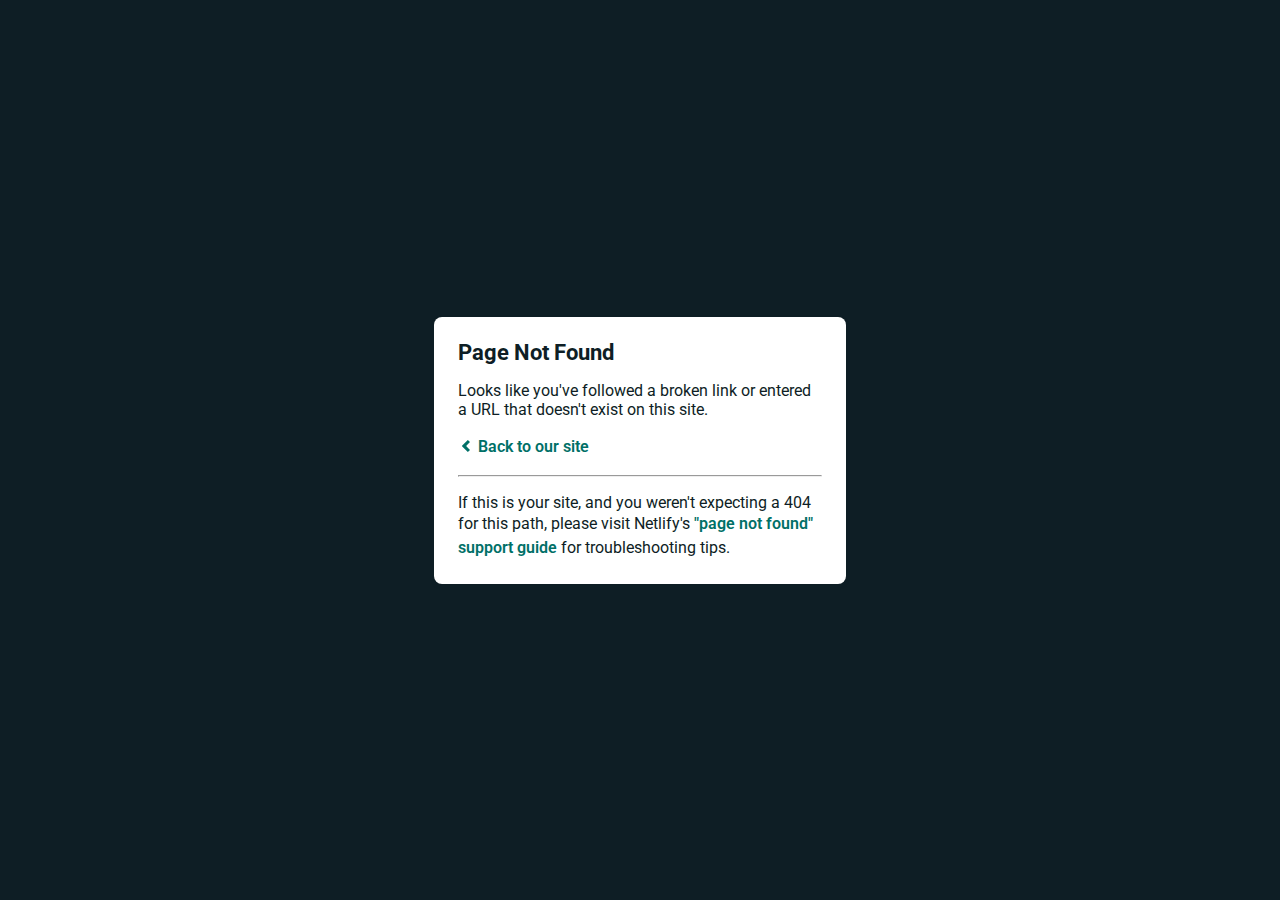
<file: projects.html>
<!DOCTYPE html>
<html>
  <head>
    <meta charset="utf-8">
    <meta name="viewport" content="width=device-width, initial-scale=1.0, maximum-scale=1.0, user-scalable=no">

    <title>Page Not Found</title>
    <link href='https://fonts.googleapis.com/css?family=Roboto:400,700&subset=latin,latin-ext' rel='stylesheet' type='text/css'>
    <style>
    body {
      font-family: -apple-system, BlinkMacSystemFont, "Segoe UI", Roboto, Helvetica, Arial, sans-serif, "Apple Color Emoji", "Segoe UI Emoji", "Segoe UI Symbol";
      background: rgb(14, 30, 37);
      color: white;
      overflow: hidden;
      margin: 0;
      padding: 0;
    }

    h1 {
      margin: 0;
      font-size: 22px;
      line-height: 24px;
    }

    .main {
      position: relative;
      display: flex;
      flex-direction: column;
      align-items: center;
      justify-content: center;
      height: 100vh;
      width: 100vw;
    }

    .card {
      position: relative;
      display: flex;
      flex-direction: column;
      width: 75%;
      max-width: 364px;
      padding: 24px;
      background: white;
      color: rgb(14, 30, 37);
      border-radius: 8px;
      box-shadow: 0 2px 4px 0 rgba(14, 30, 37, .16);
    }

    a {
      margin: 0;
      text-decoration: none;
      font-weight: 600;
      line-height: 24px;
      color: #007067;
    }

    a svg {
      position: relative;
      top: 2px;
    }

    a:hover,
    a:focus {
      text-decoration: underline;
      text-decoration-color: #f4bb00;
    }

    a:hover svg path{
      fill: #007067;
    }

    p:last-of-type {
      margin-bottom: 0;
    }

    </style>
  </head>
  <body>
    <div class="main">
      <div class="card">
        <div class="header">
          <h1>Page Not Found</h1>
        </div>
        <div class="body">
          <p>Looks like you've followed a broken link or entered a URL that doesn't exist on this site.</p>
          <p>
            <a id="back-link" href="/">
              <svg xmlns="http://www.w3.org/2000/svg" width="16" height="16" viewBox="0 0 16 16">
                <path fill="#007067" d="M11.9998836,4.09370803 L8.55809517,7.43294953 C8.23531459,7.74611298 8.23531459,8.25388736 8.55809517,8.56693769 L12,11.9062921 L9.84187871,14 L4.24208544,8.56693751 C3.91930485,8.25388719 3.91930485,7.74611281 4.24208544,7.43294936 L9.84199531,2 L11.9998836,4.09370803 Z"/>
              </svg>
              Back to our site
             </a>
          </p>
          <hr><p>If this is your site, and you weren't expecting a 404 for this path, please visit Netlify's <a href="https://answers.netlify.com/t/support-guide-i-ve-deployed-my-site-but-i-still-see-page-not-found/125?utm_source=404page&utm_campaign=community_tracking">"page not found" support guide</a> for troubleshooting tips.
          </p>
        </div>
      </div>
    </div>
    <script>
      (function() {
        if (document.referrer && document.location.host && document.referrer.match(new RegExp("^https?://" + document.location.host))) {
          document.getElementById("back-link").setAttribute("href", document.referrer);
        }
      })();
    </script>
  </body>
</html>
</file>
